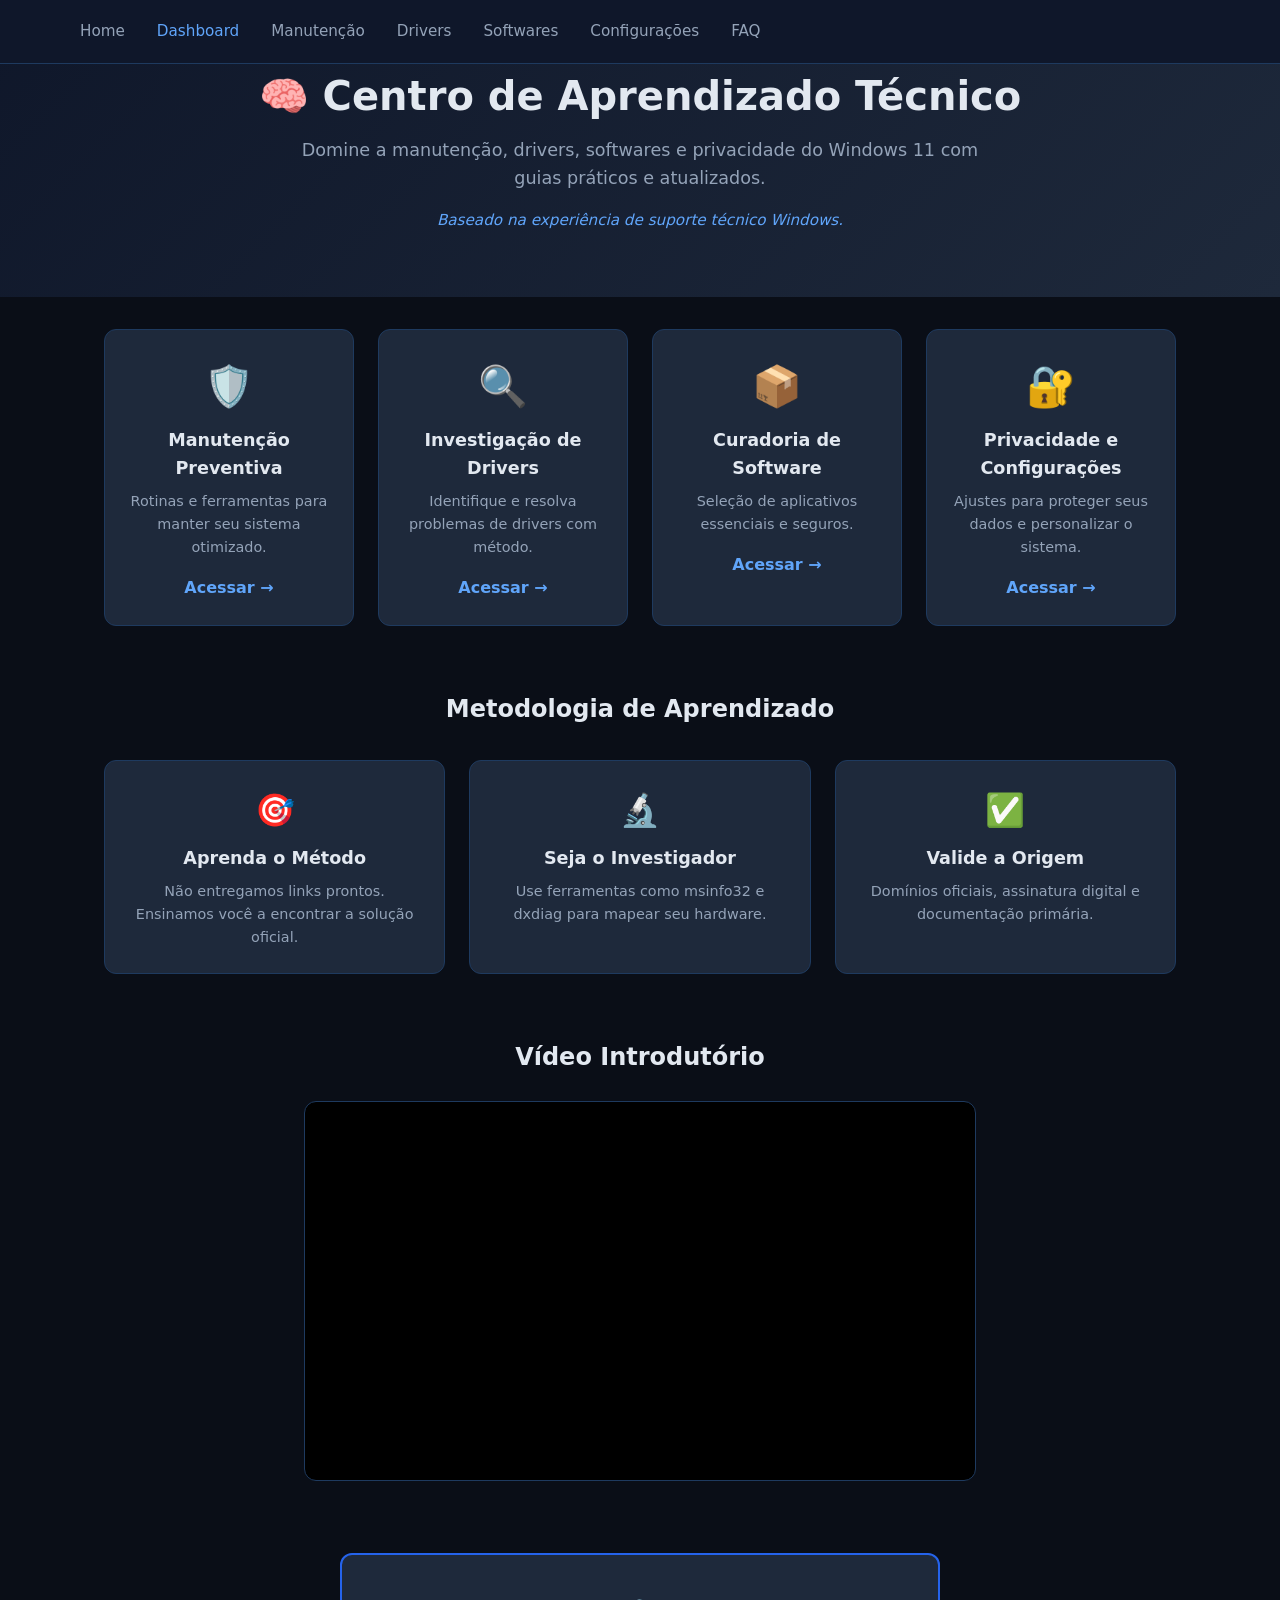
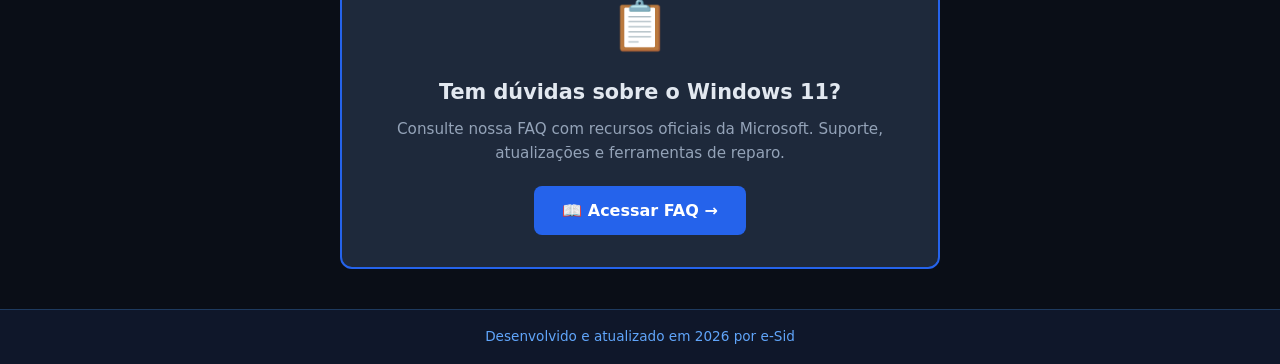
<file: index.html>
<!DOCTYPE html>
<html lang="pt-BR">
<head>
  <meta charset="UTF-8">
  <meta name="viewport" content="width=device-width, initial-scale=1.0">
  <title>Windows 11 Maintenance Hub — Manutenção, Drivers, Softwares, Privacidade e FAQ</title>
  <meta name="description" content="Centro de aprendizado técnico para manutenção preventiva do Windows 11. Guias completos de CHKDSK, SFC, DISM, drivers, software seguro e privacidade.">
  <meta name="keywords" content="Windows 11, manutenção Windows 11, limpeza Windows 11, drivers Windows 11, CHKDSK, SFC, DISM, privacidade Windows, otimizar Windows 11, formatar Windows 11, tutorial Windows 11">
  <meta name="author" content="Eduardo Sidegum">
  <meta name="robots" content="index, follow, max-snippet:-1, max-image-preview:large, max-video-preview:-1">
  <meta name="googlebot" content="index, follow, max-snippet:-1, max-image-preview:large, max-video-preview:-1">
  <meta name="bingbot" content="index, follow, max-snippet:-1, max-image-preview:large">
  <link rel="canonical" href="https://edusidegum.github.io/windows11/index.html">
  <link rel="alternate" hreflang="pt-BR" href="https://edusidegum.github.io/windows11/index.html">
  <link rel="alternate" hreflang="x-default" href="https://edusidegum.github.io/windows11/index.html">
  <meta name="theme-color" content="#2563eb">
  <meta http-equiv="refresh" content="0;url=dashboard.html">

  <!-- Open Graph -->
  <meta property="og:type" content="website">
  <meta property="og:title" content="Windows 11 Maintenance Hub — Centro de Aprendizado Técnico">
  <meta property="og:description" content="Centro de aprendizado técnico para manutenção preventiva do Windows 11. Guias completos de CHKDSK, SFC, DISM, drivers, software seguro e privacidade.">
  <meta property="og:url" content="https://edusidegum.github.io/windows11/index.html">
  <meta property="og:image" content="https://edusidegum.github.io/windows11/assets/img/og-default.webp">
  <meta property="og:image:width" content="1200">
  <meta property="og:image:height" content="630">
  <meta property="og:locale" content="pt_BR">

  <!-- Twitter Card -->
  <meta name="twitter:card" content="summary_large_image">
  <meta name="twitter:title" content="Windows 11 Maintenance Hub — Centro de Aprendizado Técnico">
  <meta name="twitter:description" content="Centro de aprendizado técnico para manutenção preventiva do Windows 11.">
  <meta name="twitter:image" content="https://edusidegum.github.io/windows11/assets/img/og-default.webp">

  <!-- Schema.org JSON-LD -->
  <script type="application/ld+json">
  {
    "@context": "https://schema.org",
    "@graph": [
      {
        "@type": "Person",
        "@id": "https://edusidegum.github.io/edusidegum/#person",
        "name": "Eduardo Sidegum",
        "jobTitle": "Analista de Sistemas",
        "url": "https://edusidegum.github.io/edusidegum/"
      },
      {
        "@type": "WebSite",
        "@id": "https://edusidegum.github.io/windows11/#website",
        "url": "https://edusidegum.github.io/windows11/",
        "name": "Windows 11 Maintenance Hub",
        "description": "Centro de aprendizado técnico para manutenção preventiva do Windows 11",
        "publisher": { "@id": "https://edusidegum.github.io/edusidegum/#person" }
      },
      {
        "@type": "WebPage",
        "@id": "https://edusidegum.github.io/windows11/index.html",
        "url": "https://edusidegum.github.io/windows11/index.html",
        "name": "Windows 11 Maintenance Hub — Centro de Aprendizado Técnico",
        "isPartOf": { "@id": "https://edusidegum.github.io/windows11/#website" }
      },
      {
        "@type": "BreadcrumbList",
        "itemListElement": [
          {
            "@type": "ListItem",
            "position": 1,
            "name": "Home",
            "item": "https://edusidegum.github.io/windows11/"
          },
          {
            "@type": "ListItem",
            "position": 2,
            "name": "Windows 11 Maintenance Hub",
            "item": "https://edusidegum.github.io/windows11/index.html"
          }
        ]
      }
    ]
  }
  </script>

  <!-- Scripts core (defer) -->
  <script src="https://edusidegum.github.io/menu/scripts/bloco-incluir.js" defer></script>
  <script src="https://edusidegum.github.io/menu/scripts/bloco-protecao.js" defer></script>

  <!-- CSS (if any) -->
  <link rel="stylesheet" href="assets/css/style.css">
</head>
<body>
  <!-- Containers for injected components -->
  <div id="footer"></div>
  <div id="cookies"></div>
  <div id="ga4-gtm"></div>

  <noscript>
    <meta http-equiv="refresh" content="0;url=dashboard.html">
    <p>Seu navegador não suporta JavaScript ou está com JavaScript desabilitado. <a href="dashboard.html">Clique aqui</a> para acessar o Dashboard.</p>
  </noscript>
</body>
</html>
</file>
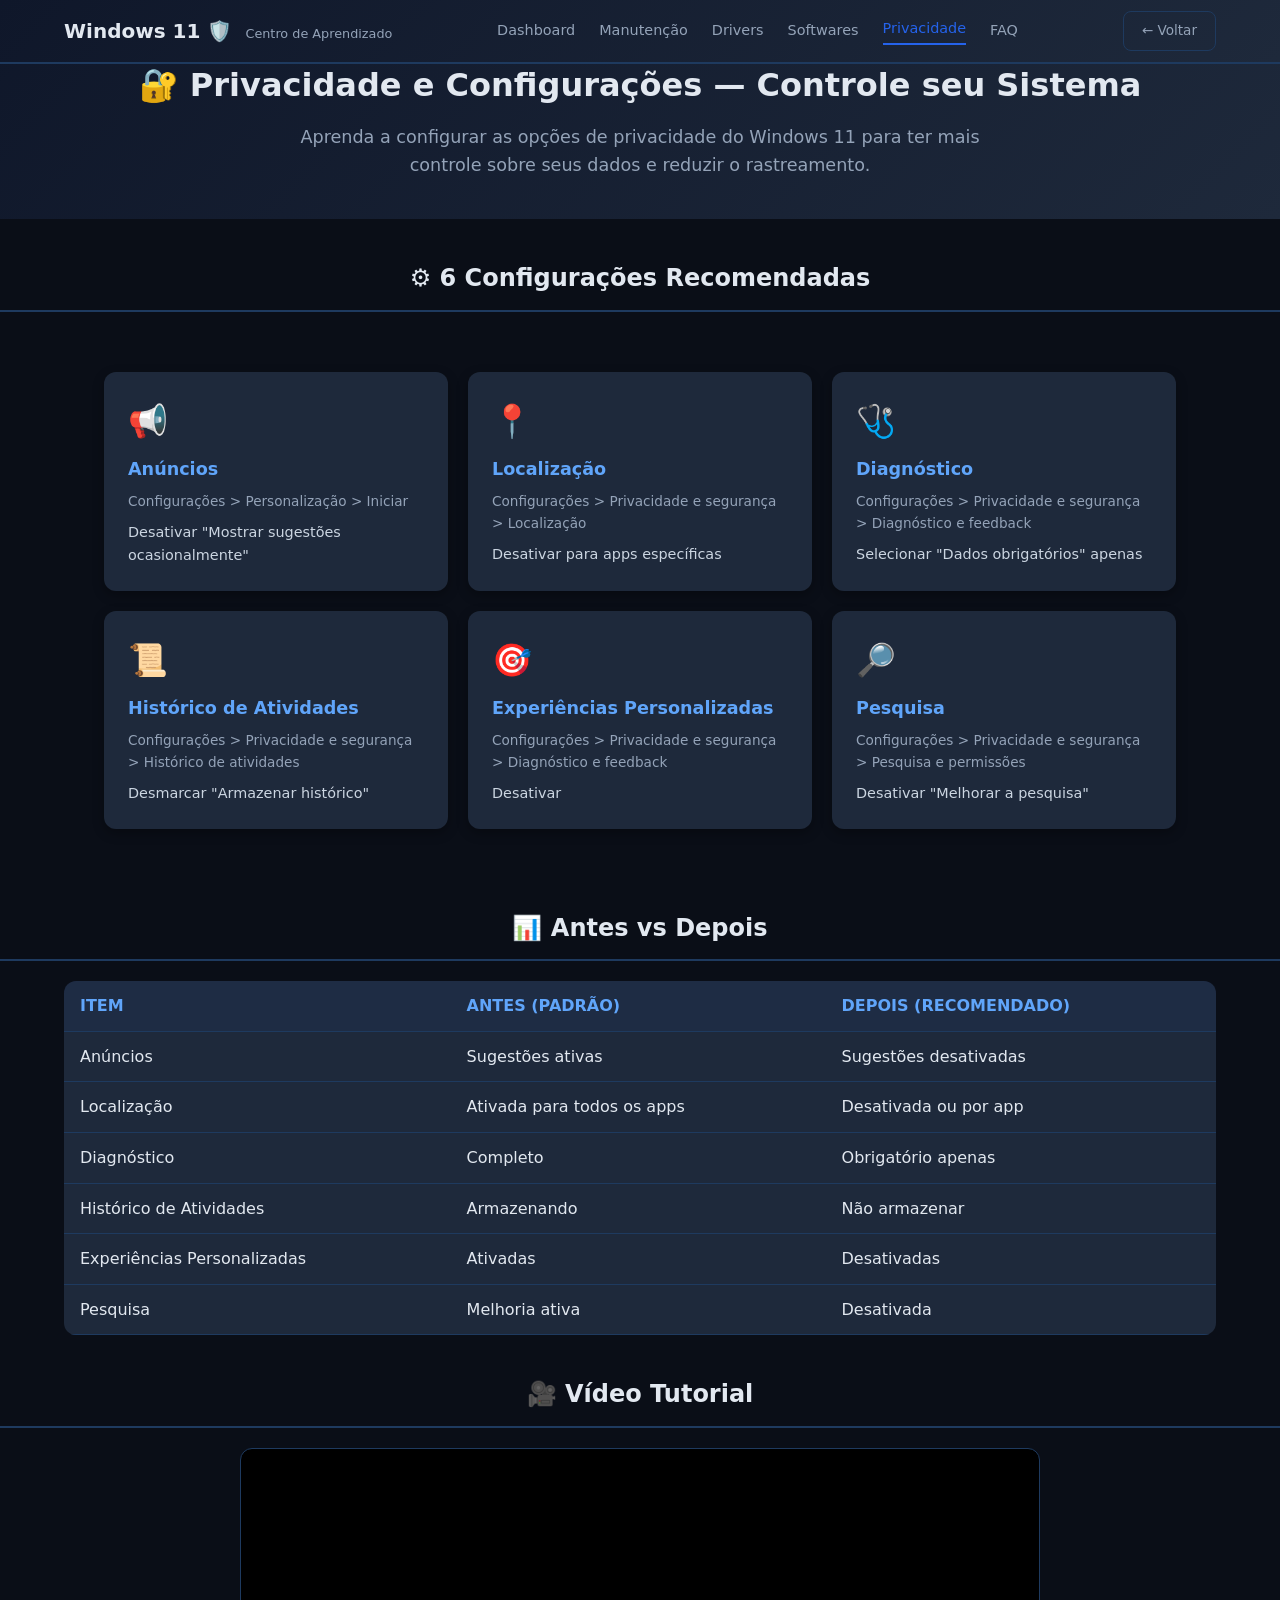
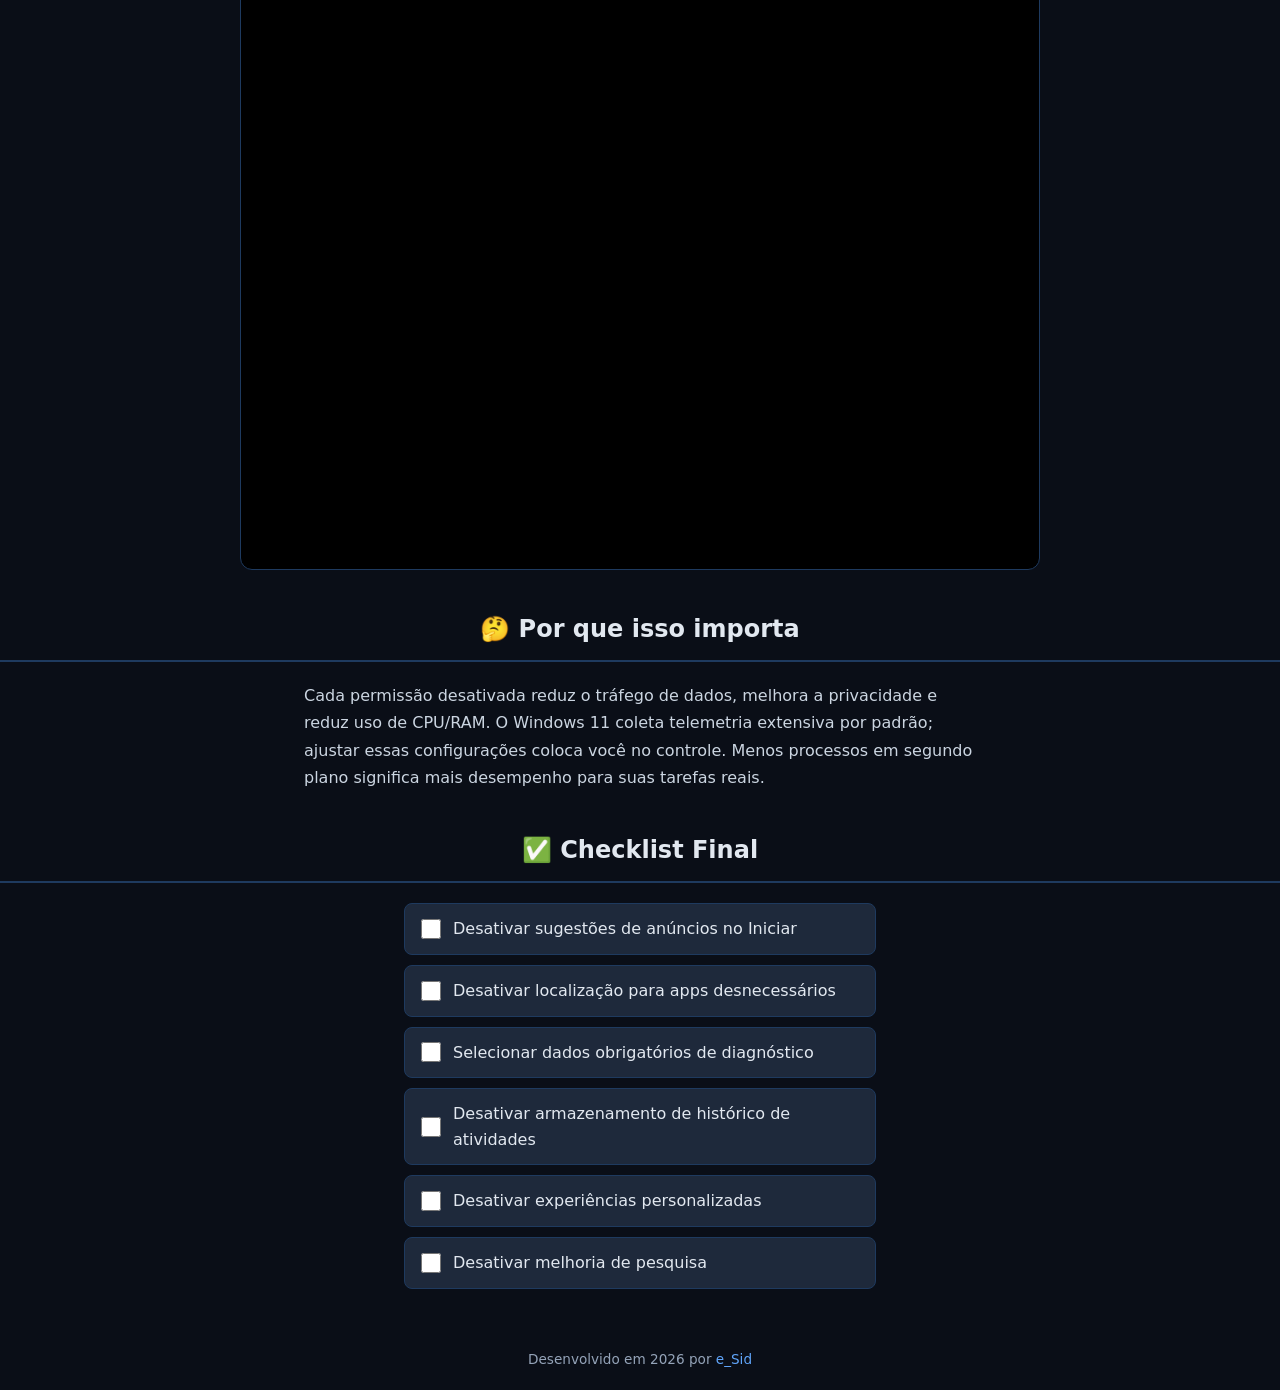
<file: configuracoes.html>
<!DOCTYPE html>
<html lang="pt-BR">
<head>
  <meta charset="UTF-8">
  <meta name="viewport" content="width=device-width, initial-scale=1.0">

  <!-- Scripts Core (defer) -->
  <script src="https://raw.githubusercontent.com/edusidegum/menu/main/scripts/bloco-incluir.js" defer></script>
  <script src="https://raw.githubusercontent.com/edusidegum/menu/main/scripts/bloco-protecao.js" defer></script>

  <title>Privacidade e Configurações — Windows 11</title>
  <meta name="description" content="Aprenda a configurar privacidade no Windows 11: anúncios, localização, diagnóstico, histórico de atividades e mais.">
  <meta name="author" content="Eduardo Sidegum">
  <meta name="robots" content="index, follow, max-snippet:-1, max-image-preview:large">
  <meta name="googlebot" content="index, follow, max-snippet:-1, max-image-preview:large">
  <meta name="bingbot" content="index, follow, max-snippet:-1, max-image-preview:large">

  <link rel="canonical" href="https://edusidegum.github.io/windows11/configuracoes.html">

  <!-- Open Graph -->
  <meta property="og:type" content="website">
  <meta property="og:title" content="Privacidade e Configurações — Windows 11">
  <meta property="og:description" content="Aprenda a configurar privacidade no Windows 11: anúncios, localização, diagnóstico, histórico de atividades e mais.">
  <meta property="og:url" content="https://edusidegum.github.io/windows11/configuracoes.html">
  <meta property="og:image" content="https://edusidegum.github.io/windows11/assets/img/og-configuracoes.webp">
  <meta property="og:locale" content="pt_BR">
  <meta name="twitter:card" content="summary_large_image">
  <meta name="twitter:title" content="Privacidade e Configurações — Windows 11">
  <meta name="twitter:description" content="Aprenda a configurar privacidade no Windows 11: anúncios, localização, diagnóstico, histórico de atividades e mais.">
  <meta name="twitter:image" content="https://edusidegum.github.io/windows11/assets/img/og-configuracoes.webp">

  <!-- CSS -->
  <link rel="stylesheet" href="assets/css/style.css">

  <!-- JSON-LD -->
  <script type="application/ld+json">
  {
    "@context": "https://schema.org",
    "@graph": [
      {
        "@type": "Person",
        "@id": "https://edusidegum.github.io/windows11/#person",
        "name": "Eduardo Sidegum",
        "jobTitle": "Especialista em Windows 11"
      },
      {
        "@type": "WebSite",
        "@id": "https://edusidegum.github.io/windows11/#website",
        "url": "https://edusidegum.github.io/windows11/",
        "publisher": { "@id": "https://edusidegum.github.io/windows11/#person" }
      },
      {
        "@type": "BreadcrumbList",
        "itemListElement": [
          { "@type": "ListItem", "position": 1, "name": "Dashboard", "item": "https://edusidegum.github.io/windows11/dashboard.html" },
          { "@type": "ListItem", "position": 2, "name": "Privacidade e Configurações", "item": "https://edusidegum.github.io/windows11/configuracoes.html" }
        ]
      }
    ]
  }
  </script>

  <style>
    /* Classes exclusivas para esta página */
    .config-hero {
      text-align: center;
      padding: 60px 5% 40px;
      background: linear-gradient(135deg, #0f172a 0%, #1e293b 100%);
      color: #e2e8f0;
    }
    .config-hero h1 {
      font-size: 2rem;
      margin-bottom: 12px;
    }
    .config-hero p {
      font-size: 1.1rem;
      color: #94a3b8;
      max-width: 700px;
      margin: 0 auto;
    }
    .config-grid {
      display: grid;
      grid-template-columns: repeat(auto-fit, minmax(280px, 1fr));
      gap: 20px;
      padding: 40px 5%;
      max-width: 1200px;
      margin: 0 auto;
    }
    .config-card {
      background: #1e293b;
      border-radius: 12px;
      padding: 24px;
      color: #e2e8f0;
      box-shadow: 0 4px 12px rgba(0,0,0,0.3);
      transition: transform 0.2s;
    }
    .config-card:hover {
      transform: translateY(-4px);
    }
    .config-card .icon {
      font-size: 2rem;
      margin-bottom: 8px;
    }
    .config-card h3 {
      font-size: 1.1rem;
      margin-bottom: 8px;
      color: #60a5fa;
    }
    .config-card .path {
      font-size: 0.85rem;
      color: #94a3b8;
      margin-bottom: 8px;
    }
    .config-card .action {
      font-size: 0.9rem;
      color: #cbd5e1;
    }
    .section-title {
      text-align: center;
      font-size: 1.5rem;
      margin: 40px 0 20px;
      color: #e2e8f0;
    }
    .table-responsive {
      overflow-x: auto;
      margin: 0 5% 40px;
    }
    table {
      width: 100%;
      border-collapse: collapse;
      background: #1e293b;
      color: #e2e8f0;
      border-radius: 12px;
      overflow: hidden;
    }
    th, td {
      padding: 12px 16px;
      text-align: left;
      border-bottom: 1px solid #334155;
    }
    th {
      background: #0f172a;
      color: #60a5fa;
      font-weight: 600;
    }
    .video-wrapper {
      position: relative;
      padding-bottom: 56.25%;
      height: 0;
      overflow: hidden;
      max-width: 800px;
      margin: 0 auto 40px;
      border-radius: 12px;
    }
    .video-wrapper iframe {
      position: absolute;
      top: 0;
      left: 0;
      width: 100%;
      height: 100%;
      border: 0;
    }
    .why-section {
      max-width: 800px;
      margin: 0 auto 40px;
      padding: 0 5%;
      color: #cbd5e1;
      font-size: 1rem;
      line-height: 1.7;
    }
    .checklist {
      max-width: 600px;
      margin: 0 auto 40px;
      padding: 0 5%;
    }
    .checklist-item {
      display: flex;
      align-items: center;
      gap: 12px;
      padding: 12px 16px;
      background: #1e293b;
      border-radius: 8px;
      margin-bottom: 10px;
      color: #e2e8f0;
      cursor: pointer;
      transition: background 0.2s;
    }
    .checklist-item.checked {
      background: #0f172a;
      text-decoration: line-through;
      opacity: 0.7;
    }
    .checklist-item input[type="checkbox"] {
      width: 20px;
      height: 20px;
      accent-color: #2563eb;
      cursor: pointer;
    }
    .authority-link {
      text-align: center;
      padding: 20px 5%;
      color: #94a3b8;
      font-size: 0.85rem;
    }
    .authority-link a {
      color: #60a5fa;
      text-decoration: none;
    }
    .authority-link a:hover {
      text-decoration: underline;
    }
    @media (max-width: 700px) {
      .config-hero h1 { font-size: 1.5rem; }
      .config-grid { grid-template-columns: 1fr; padding: 20px 3%; }
    }
  </style>
</head>
<body>

  <!-- Header Local (idêntico às demais páginas) -->
  <div class="top-header" style="padding: 0 5%; height: 64px; display: flex; align-items: center; justify-content: space-between; background: linear-gradient(135deg, #0f172a 0%, #1e293b 100%); border-bottom: 2px solid #1e3a5f;">
    <div>
      <span style="font-size: 1.25rem; font-weight: 700; color: #e2e8f0;">Windows 11 🛡️</span>
      <span style="font-size: 0.8rem; color: #94a3b8; margin-left: 8px;">Centro de Aprendizado</span>
    </div>
    <nav style="display: flex; gap: 24px; align-items: center;">
      <a href="dashboard.html" style="color: #94a3b8; font-size: 0.9rem; text-decoration: none;">Dashboard</a>
      <a href="manutencao.html" style="color: #94a3b8; font-size: 0.9rem; text-decoration: none;">Manutenção</a>
      <a href="drivers.html" style="color: #94a3b8; font-size: 0.9rem; text-decoration: none;">Drivers</a>
      <a href="softwares.html" style="color: #94a3b8; font-size: 0.9rem; text-decoration: none;">Softwares</a>
      <a href="configuracoes.html" style="color: #2563eb; font-size: 0.9rem; text-decoration: none; border-bottom: 2px solid #2563eb; padding-bottom: 2px;">Privacidade</a>
      <a href="FAQ_Microsoft.html" style="color: #94a3b8; font-size: 0.9rem; text-decoration: none;">FAQ</a>
    </nav>
    <a href="dashboard.html" style="display: inline-flex; align-items: center; gap: 4px; padding: 8px 18px; border: 1px solid #1e3a5f; border-radius: 8px; color: #94a3b8; font-size: 0.85rem; text-decoration: none; transition: all 0.2s;">← Voltar</a>
  </div>

  <!-- Hero Section -->
  <section class="config-hero">
    <h1>🔐 Privacidade e Configurações — Controle seu Sistema</h1>
    <p>Aprenda a configurar as opções de privacidade do Windows 11 para ter mais controle sobre seus dados e reduzir o rastreamento.</p>
  </section>

  <!-- Seção 1: 6 Configurações Recomendadas -->
  <h2 class="section-title">⚙️ 6 Configurações Recomendadas</h2>
  <div class="config-grid">
    <div class="config-card">
      <div class="icon">📢</div>
      <h3>Anúncios</h3>
      <div class="path">Configurações &gt; Personalização &gt; Iniciar</div>
      <div class="action">Desativar "Mostrar sugestões ocasionalmente"</div>
    </div>
    <div class="config-card">
      <div class="icon">📍</div>
      <h3>Localização</h3>
      <div class="path">Configurações &gt; Privacidade e segurança &gt; Localização</div>
      <div class="action">Desativar para apps específicas</div>
    </div>
    <div class="config-card">
      <div class="icon">🩺</div>
      <h3>Diagnóstico</h3>
      <div class="path">Configurações &gt; Privacidade e segurança &gt; Diagnóstico e feedback</div>
      <div class="action">Selecionar "Dados obrigatórios" apenas</div>
    </div>
    <div class="config-card">
      <div class="icon">📜</div>
      <h3>Histórico de Atividades</h3>
      <div class="path">Configurações &gt; Privacidade e segurança &gt; Histórico de atividades</div>
      <div class="action">Desmarcar "Armazenar histórico"</div>
    </div>
    <div class="config-card">
      <div class="icon">🎯</div>
      <h3>Experiências Personalizadas</h3>
      <div class="path">Configurações &gt; Privacidade e segurança &gt; Diagnóstico e feedback</div>
      <div class="action">Desativar</div>
    </div>
    <div class="config-card">
      <div class="icon">🔎</div>
      <h3>Pesquisa</h3>
      <div class="path">Configurações &gt; Privacidade e segurança &gt; Pesquisa e permissões</div>
      <div class="action">Desativar "Melhorar a pesquisa"</div>
    </div>
  </div>

  <!-- Seção 2: Tabela Antes vs Depois -->
  <h2 class="section-title">📊 Antes vs Depois</h2>
  <div class="table-responsive">
    <table>
      <thead>
        <tr>
          <th>Item</th>
          <th>Antes (Padrão)</th>
          <th>Depois (Recomendado)</th>
        </tr>
      </thead>
      <tbody>
        <tr><td>Anúncios</td><td>Sugestões ativas</td><td>Sugestões desativadas</td></tr>
        <tr><td>Localização</td><td>Ativada para todos os apps</td><td>Desativada ou por app</td></tr>
        <tr><td>Diagnóstico</td><td>Completo</td><td>Obrigatório apenas</td></tr>
        <tr><td>Histórico de Atividades</td><td>Armazenando</td><td>Não armazenar</td></tr>
        <tr><td>Experiências Personalizadas</td><td>Ativadas</td><td>Desativadas</td></tr>
        <tr><td>Pesquisa</td><td>Melhoria ativa</td><td>Desativada</td></tr>
      </tbody>
    </table>
  </div>

  <!-- Seção 3: Vídeo Tutorial -->
  <h2 class="section-title">🎥 Vídeo Tutorial</h2>
  <div class="video-wrapper">
    <iframe src="https://www.youtube.com/embed/_34GTJKnWNo" title="Tutorial de Privacidade no Windows 11" allowfullscreen loading="lazy"></iframe>
  </div>

  <!-- Seção 4: Por que isso importa -->
  <h2 class="section-title">🤔 Por que isso importa</h2>
  <div class="why-section">
    <p>Cada permissão desativada reduz o tráfego de dados, melhora a privacidade e reduz uso de CPU/RAM. O Windows 11 coleta telemetria extensiva por padrão; ajustar essas configurações coloca você no controle. Menos processos em segundo plano significa mais desempenho para suas tarefas reais.</p>
  </div>

  <!-- Seção 5: Checklist Final -->
  <h2 class="section-title">✅ Checklist Final</h2>
  <div class="checklist" id="checklist">
    <label class="checklist-item" data-key="anuncios">
      <input type="checkbox"> Desativar sugestões de anúncios no Iniciar
    </label>
    <label class="checklist-item" data-key="localizacao">
      <input type="checkbox"> Desativar localização para apps desnecessários
    </label>
    <label class="checklist-item" data-key="diagnostico">
      <input type="checkbox"> Selecionar dados obrigatórios de diagnóstico
    </label>
    <label class="checklist-item" data-key="historico">
      <input type="checkbox"> Desativar armazenamento de histórico de atividades
    </label>
    <label class="checklist-item" data-key="experiencias">
      <input type="checkbox"> Desativar experiências personalizadas
    </label>
    <label class="checklist-item" data-key="pesquisa">
      <input type="checkbox"> Desativar melhoria de pesquisa
    </label>
  </div>

  <!-- Autoridade -->
  <div class="authority-link">
    Desenvolvido em 2026 por <a href="https://edusidegum.github.io/edusidegum/sobre.html" target="_blank" rel="noopener">e_Sid</a>
  </div>

  <!-- Footer via Include -->
  <div id="footer"></div>

  <!-- Tracking -->
  <div id="cookies"></div>
  <div id="ga4-gtm"></div>

  <script>
    // Persistência do checklist via localStorage
    document.addEventListener('DOMContentLoaded', function() {
      const items = document.querySelectorAll('.checklist-item');
      items.forEach(function(item) {
        const key = item.getAttribute('data-key');
        const checkbox = item.querySelector('input[type="checkbox"]');
        // Carregar estado salvo
        const saved = localStorage.getItem('config_checklist_' + key);
        if (saved === 'true') {
          checkbox.checked = true;
          item.classList.add('checked');
        }
        // Salvar ao clicar
        checkbox.addEventListener('change', function() {
          if (checkbox.checked) {
            localStorage.setItem('config_checklist_' + key, 'true');
            item.classList.add('checked');
          } else {
            localStorage.removeItem('config_checklist_' + key);
            item.classList.remove('checked');
          }
        });
      });
    });
  </script>
   <script src="https://edusidegum.github.io/menu/scripts/bloco-incluir.js"></script>
   <script src="https://edusidegum.github.io/menu/scripts/bloco-protecao.js"></script>
</body>
</html>
</file>
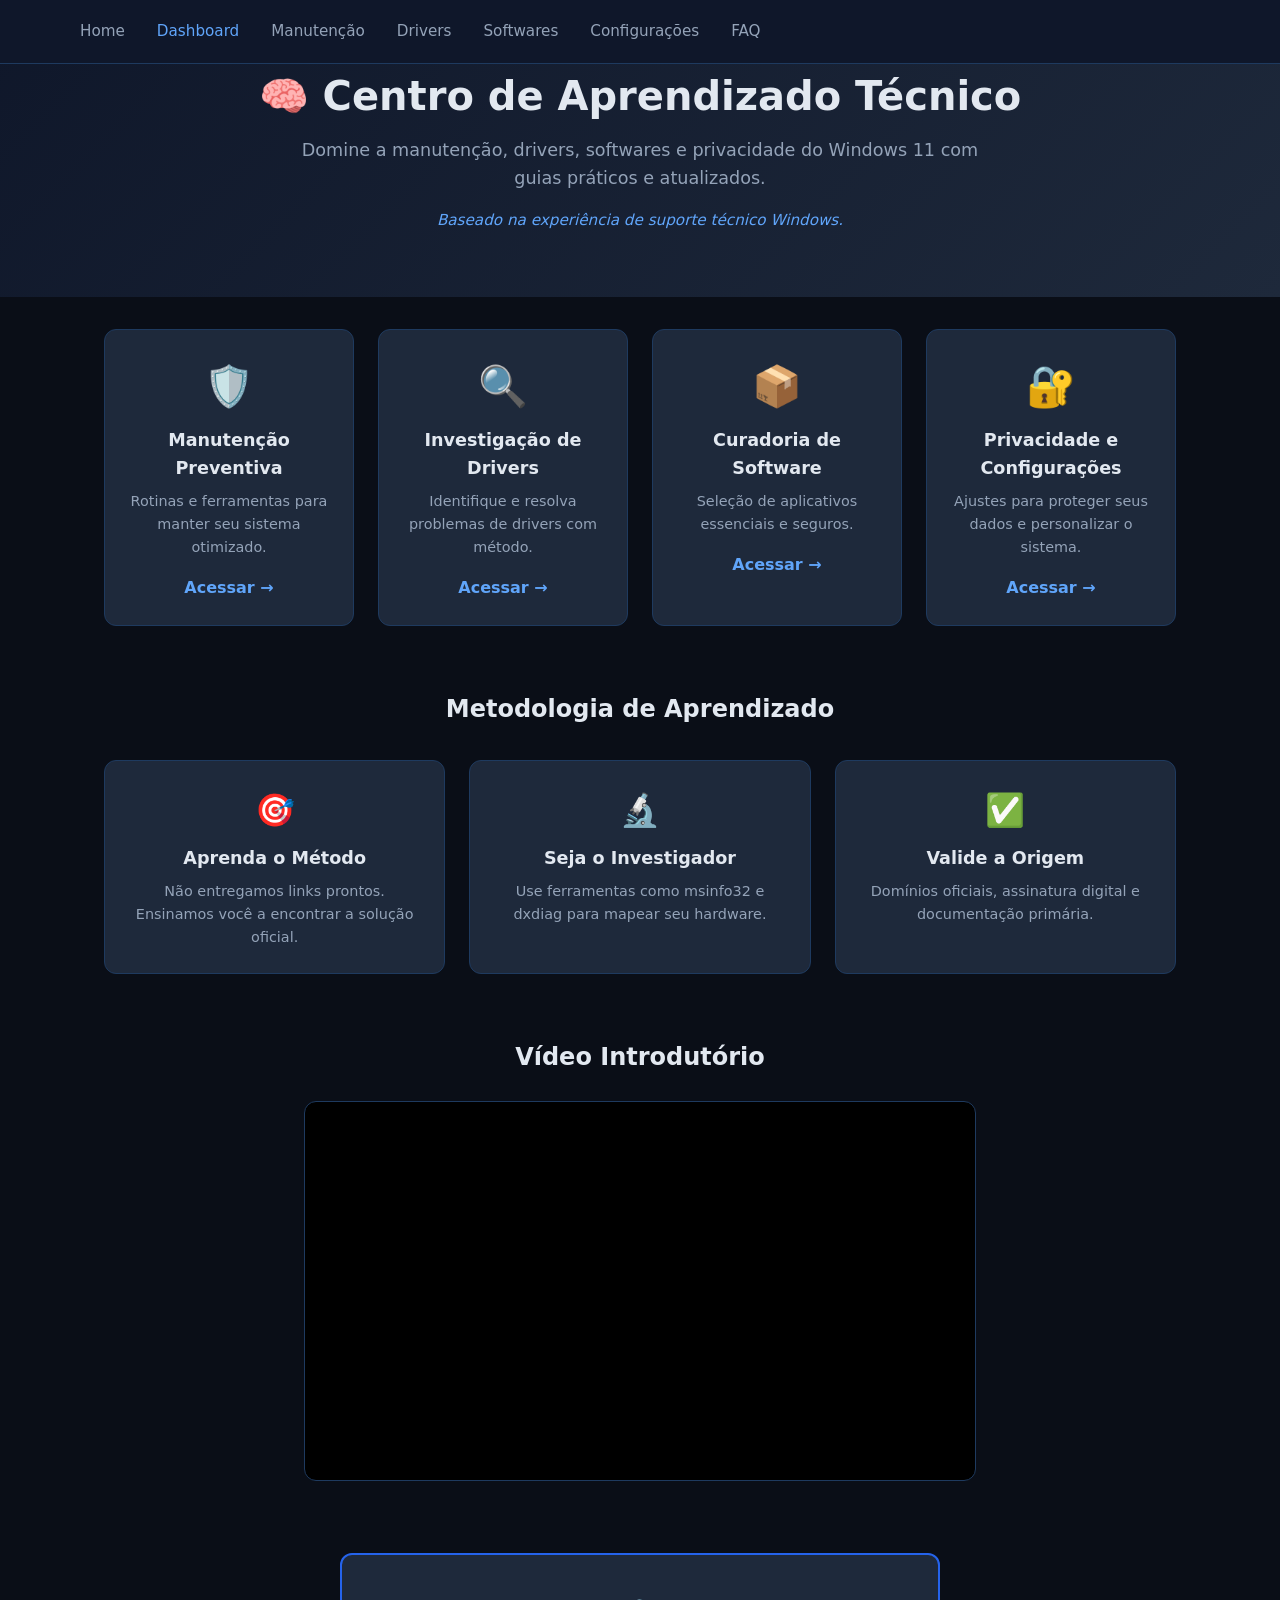
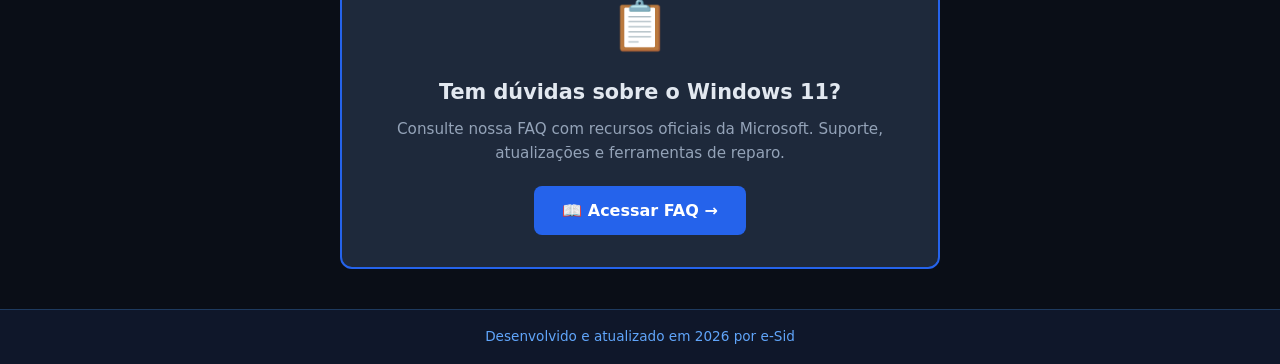
<file: dashboard.html>
<!DOCTYPE html>
<html lang="pt-BR">
<head>
  <meta charset="UTF-8">
  <meta name="viewport" content="width=device-width, initial-scale=1.0">
  <title>Dashboard — Windows 11 Maintenance Hub</title>
  <meta name="description" content="Centro de aprendizado técnico para manutenção preventiva do Windows 11. Acesse módulos de manutenção, drivers, softwares, privacidade e FAQ.">
  <meta name="author" content="Eduardo Sidegum">
  <meta name="robots" content="index, follow, max-snippet:-1, max-image-preview:large">
  <meta name="googlebot" content="index, follow">
  <meta name="bingbot" content="index, follow">
  <link rel="canonical" href="https://edusidegum.github.io/windows11/dashboard.html">
  <meta property="og:type" content="website">
  <meta property="og:title" content="Dashboard — Windows 11 Maintenance Hub">
  <meta property="og:description" content="Centro de aprendizado técnico para manutenção preventiva do Windows 11. Acesse módulos de manutenção, drivers, softwares, privacidade e FAQ.">
  <meta property="og:url" content="https://edusidegum.github.io/windows11/dashboard.html">
  <meta property="og:image" content="https://edusidegum.github.io/windows11/assets/img/og-default.webp">
  <meta property="og:locale" content="pt_BR">
  <meta name="twitter:card" content="summary_large_image">
  <meta name="theme-color" content="#2563eb">
  <script type="application/ld+json">
  {
    "@context": "https://schema.org",
    "@graph": [
      {
        "@type": "Person",
        "@id": "https://edusidegum.github.io/windows11/#person",
        "name": "Eduardo Sidegum",
        "jobTitle": "Analista de Suporte Técnico"
      },
      {
        "@type": "WebSite",
        "@id": "https://edusidegum.github.io/windows11/#website",
        "url": "https://edusidegum.github.io/windows11/",
        "publisher": { "@id": "https://edusidegum.github.io/windows11/#person" }
      },
      {
        "@type": "WebPage",
        "@id": "https://edusidegum.github.io/windows11/dashboard.html",
        "url": "https://edusidegum.github.io/windows11/dashboard.html",
        "inLanguage": "pt-BR",
        "isPartOf": { "@id": "https://edusidegum.github.io/windows11/#website" }
      },
      {
        "@type": "BreadcrumbList",
        "itemListElement": [
          {
            "@type": "ListItem",
            "position": 1,
            "name": "Home",
            "item": "https://edusidegum.github.io/windows11/"
          },
          {
            "@type": "ListItem",
            "position": 2,
            "name": "Dashboard",
            "item": "https://edusidegum.github.io/windows11/dashboard.html"
          }
        ]
      }
    ]
  }
  </script>
  <script src="https://edusidegum.github.io/menu/scripts/bloco-incluir.js" defer></script>
  <script src="https://edusidegum.github.io/menu/scripts/bloco-protecao.js" defer></script>
  <link rel="stylesheet" href="assets/css/style.css">
  <style>
    .top-header { background: #0f172a; border-bottom: 1px solid #1e3a5f; }
    .top-header nav { display: flex; justify-content: center; gap: 2rem; padding: 1rem; }
    .top-header nav a { color: #94a3b8; text-decoration: none; font-size: 0.95rem; transition: color 0.2s; }
    .top-header nav a:hover, .top-header nav a.active { color: #60a5fa; }
    .hero { background: linear-gradient(135deg, #0f172a, #1e293b); text-align: center; padding: 4rem 1rem; color: #e2e8f0; }
    .hero h1 { font-size: 2.5rem; margin-bottom: 0.5rem; }
    .hero p { font-size: 1.1rem; max-width: 700px; margin: 0 auto 1rem; color: #94a3b8; }
    .hero-tagline { font-size: 0.95rem; color: #60a5fa; font-style: italic; }
    .modules-grid { display: grid; grid-template-columns: repeat(auto-fit, minmax(220px, 1fr)); gap: 1.5rem; padding: 2rem 5%; max-width: 1200px; margin: 0 auto; }
    .module-card { background: #1e293b; border: 1px solid #1e3a5f; border-radius: 12px; padding: 1.5rem; text-align: center; transition: transform 0.2s, box-shadow 0.2s; }
    .module-card:hover { transform: translateY(-4px); box-shadow: 0 8px 24px rgba(37,99,235,0.15); }
    .module-card .icon { font-size: 2.5rem; margin-bottom: 0.5rem; }
    .module-card h3 { color: #e2e8f0; font-size: 1.1rem; margin-bottom: 0.5rem; }
    .module-card p { color: #94a3b8; font-size: 0.9rem; margin-bottom: 1rem; }
    .module-card a { color: #60a5fa; text-decoration: none; font-weight: 600; }
    .module-card a:hover { text-decoration: underline; }
    .methodology { padding: 2rem 5%; max-width: 1200px; margin: 0 auto; }
    .methodology h2 { text-align: center; color: #e2e8f0; margin-bottom: 2rem; }
    .methodology-grid { display: grid; grid-template-columns: repeat(auto-fit, minmax(250px, 1fr)); gap: 1.5rem; }
    .methodology-card { background: #1e293b; border: 1px solid #1e3a5f; border-radius: 12px; padding: 1.5rem; text-align: center; }
    .methodology-card .icon { font-size: 2rem; margin-bottom: 0.5rem; }
    .methodology-card h3 { color: #e2e8f0; font-size: 1.1rem; margin-bottom: 0.5rem; }
    .methodology-card p { color: #94a3b8; font-size: 0.9rem; }
    .video-section { padding: 2rem 5%; max-width: 800px; margin: 0 auto; }
    .video-wrapper { position: relative; padding-bottom: 56.25%; height: 0; overflow: hidden; border-radius: 12px; }
    .video-wrapper iframe { position: absolute; top: 0; left: 0; width: 100%; height: 100%; border: 0; }
    .faq-box { background: #1e293b; border: 2px solid #2563eb; border-radius: 12px; padding: 32px; margin: 40px auto; max-width: 600px; text-align: center; }
    .faq-box h3 { color: #e2e8f0; font-size: 1.3rem; margin: 0 0 8px; }
    .faq-box p { color: #94a3b8; font-size: 0.95rem; margin: 0 0 20px; }
    .faq-box a { display: inline-block; background: #2563eb; color: #fff; padding: 12px 28px; border-radius: 8px; text-decoration: none; font-weight: 600; transition: background 0.2s; }
    .faq-box a:hover { background: #1d4ed8; }
    .authority { text-align: center; padding: 16px; background: #0f172a; border-top: 1px solid #1e3a5f; color: #94a3b8; font-size: 0.85rem; }
    .authority a { color: #60a5fa; text-decoration: none; }
    .authority a:hover { text-decoration: underline; }
  </style>
</head>
<body>
  <header class="top-header">
    <nav>
      <a href="index.html">Home</a>
      <a href="dashboard.html" class="active">Dashboard</a>
      <a href="manutencao.html">Manutenção</a>
      <a href="drivers.html">Drivers</a>
      <a href="softwares.html">Softwares</a>
      <a href="configuracoes.html">Configurações</a>
      <a href="FAQ_Microsoft.html">FAQ</a>
    </nav>
  </header>

  <section class="hero">
    <h1>🧠 Centro de Aprendizado Técnico</h1>
    <p>Domine a manutenção, drivers, softwares e privacidade do Windows 11 com guias práticos e atualizados.</p>
    <div class="hero-tagline">Baseado na experiência de suporte técnico Windows.</div>
  </section>

  <section class="modules-grid">
    <div class="module-card">
      <div class="icon">🛡️</div>
      <h3>Manutenção Preventiva</h3>
      <p>Rotinas e ferramentas para manter seu sistema otimizado.</p>
      <a href="manutencao.html">Acessar →</a>
    </div>
    <div class="module-card">
      <div class="icon">🔍</div>
      <h3>Investigação de Drivers</h3>
      <p>Identifique e resolva problemas de drivers com método.</p>
      <a href="drivers.html">Acessar →</a>
    </div>
    <div class="module-card">
      <div class="icon">📦</div>
      <h3>Curadoria de Software</h3>
      <p>Seleção de aplicativos essenciais e seguros.</p>
      <a href="softwares.html">Acessar →</a>
    </div>
    <div class="module-card">
      <div class="icon">🔐</div>
      <h3>Privacidade e Configurações</h3>
      <p>Ajustes para proteger seus dados e personalizar o sistema.</p>
      <a href="configuracoes.html">Acessar →</a>
    </div>
  </section>

  <section class="methodology">
    <h2>Metodologia de Aprendizado</h2>
    <div class="methodology-grid">
      <div class="methodology-card">
        <div class="icon">🎯</div>
        <h3>Aprenda o Método</h3>
        <p>Não entregamos links prontos. Ensinamos você a encontrar a solução oficial.</p>
      </div>
      <div class="methodology-card">
        <div class="icon">🔬</div>
        <h3>Seja o Investigador</h3>
        <p>Use ferramentas como msinfo32 e dxdiag para mapear seu hardware.</p>
      </div>
      <div class="methodology-card">
        <div class="icon">✅</div>
        <h3>Valide a Origem</h3>
        <p>Domínios oficiais, assinatura digital e documentação primária.</p>
      </div>
    </div>
  </section>

  <section class="video-section">
    <h2 style="text-align:center;color:#e2e8f0;margin-bottom:1.5rem;">Vídeo Introdutório</h2>
    <div class="video-wrapper">
      <iframe src="https://www.youtube.com/embed/_34GTJKnWNo" title="Windows 11 Maintenance Hub - Introdução" allow="accelerometer; autoplay; clipboard-write; encrypted-media; gyroscope; picture-in-picture" allowfullscreen></iframe>
    </div>
  </section>

  <div class="faq-box">
    <div style="font-size: 3rem; margin-bottom: 12px;">📋</div>
    <h3>Tem dúvidas sobre o Windows 11?</h3>
    <p>Consulte nossa FAQ com recursos oficiais da Microsoft. Suporte, atualizações e ferramentas de reparo.</p>
    <a href="FAQ_Microsoft.html">📖 Acessar FAQ →</a>
  </div>

  <div id="footer"></div>

  <div class="authority">
    <a href="https://edusidegum.github.io/edusidegum/sobre.html">Desenvolvido e atualizado em 2026 por <e/> e-Sid</a>
  </div>

  <div id="cookies"></div>
  <div id="ga4-gtm"></div>
</body>
</html>
</file>
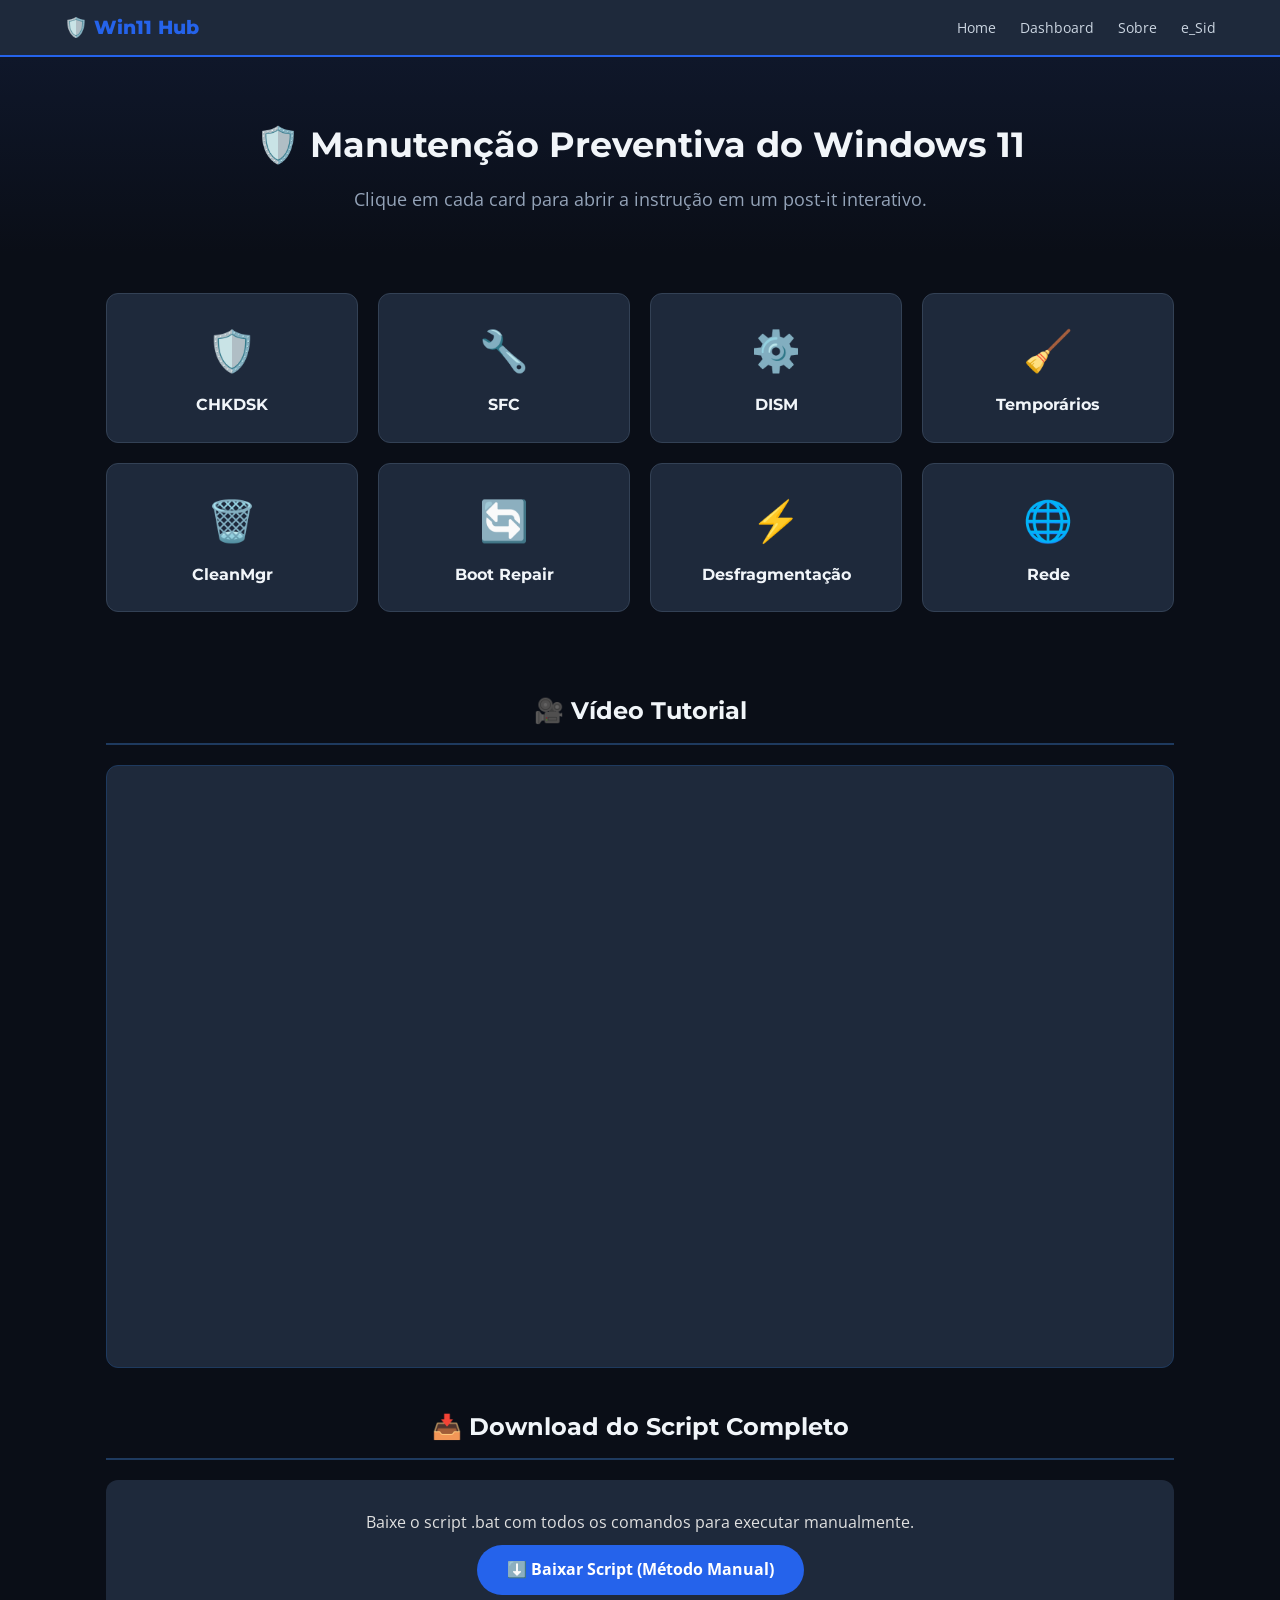
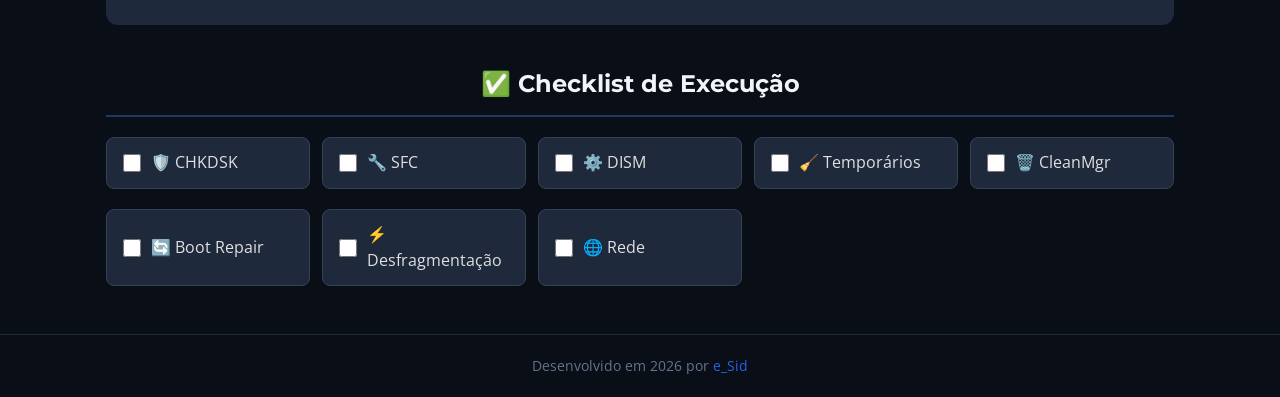
<file: dashboard2.html>
<!DOCTYPE html>
<html lang="pt-BR">
<head>
  <meta charset="UTF-8">
  <meta name="viewport" content="width=device-width, initial-scale=1.0">
  <title>🛡️ Manutenção Preventiva do Windows 11 | e_Sid</title>
  <meta name="description" content="Ferramenta interativa com 8 comandos essenciais para manutenção do Windows 11. Clique nos cards e veja instruções em post-its.">
  <meta name="author" content="Eduardo Sidegum (e_Sid)">
  <meta name="robots" content="index, follow">
  <link rel="canonical" href="https://edusidegum.github.io/dashboard2.html">

  <!-- Scripts core (defer) -->
  <script src="https://edusidegum.github.io/menu/scripts/bloco-incluir.js" defer></script>
  <script src="https://edusidegum.github.io/menu/scripts/bloco-protecao.js" defer></script>

  <!-- CSS compartilhado -->
  <link rel="stylesheet" href="assets/css/style.css">

  <!-- Google Fonts: Caveat (cursiva) + Montserrat/Open Sans -->
  <link rel="preconnect" href="https://fonts.googleapis.com">
  <link rel="preconnect" href="https://fonts.gstatic.com" crossorigin>
  <link href="https://fonts.googleapis.com/css2?family=Caveat:wght@400;600;700&family=Montserrat:wght@700;800&family=Open+Sans:wght@400;600&display=swap" rel="stylesheet">

  <style>
    /* Reset e base */
    *, *::before, *::after { box-sizing: border-box; margin: 0; padding: 0; }
    html { scroll-behavior: smooth; }
    body {
      font-family: 'Open Sans', Arial, Helvetica, sans-serif;
      background: #0a0e17;
      color: #e0e0e0;
      line-height: 1.6;
    }

    /* Cabeçalho local */
    .local-header {
      background: #1e293b;
      padding: 12px 5%;
      display: flex;
      align-items: center;
      justify-content: space-between;
      border-bottom: 2px solid #2563eb;
    }
    .local-header .logo {
      font-family: 'Montserrat', sans-serif;
      font-weight: 800;
      color: #2563eb;
      font-size: 1.2rem;
      text-decoration: none;
    }
    .local-header nav a {
      color: #cbd5e1;
      text-decoration: none;
      margin-left: 20px;
      font-size: 0.9rem;
      transition: color 0.2s;
    }
    .local-header nav a:hover { color: #2563eb; }

    /* Hero */
    .hero {
      text-align: center;
      padding: 60px 16px 40px;
      background: linear-gradient(180deg, #0f172a 0%, #0a0e17 100%);
    }
    .hero h1 {
      font-family: 'Montserrat', sans-serif;
      font-size: 2.2rem;
      color: #f1f5f9;
      margin-bottom: 12px;
    }
    .hero p {
      font-size: 1.1rem;
      color: #94a3b8;
      max-width: 640px;
      margin: 0 auto;
    }

    /* Container */
    .container { max-width: 1100px; margin: 0 auto; padding: 0 16px; }

    /* Grid de cards */
    .cards-grid {
      display: grid;
      grid-template-columns: repeat(auto-fit, minmax(240px, 1fr));
      gap: 20px;
      padding: 40px 0;
    }
    .card-item {
      background: #1e293b;
      border-radius: 12px;
      padding: 24px 16px;
      text-align: center;
      cursor: pointer;
      transition: transform 0.2s, box-shadow 0.2s, border-color 0.2s;
      border: 1px solid #334155;
    }
    .card-item:hover {
      transform: translateY(-4px);
      box-shadow: 0 8px 25px rgba(37, 99, 235, 0.3);
      border-color: #2563eb;
    }
    .card-item .icon {
      font-size: 2.5rem;
      margin-bottom: 10px;
    }
    .card-item h3 {
      font-family: 'Montserrat', sans-serif;
      font-size: 1rem;
      color: #f1f5f9;
    }

    /* Overlay e Post-it */
    .postit-overlay {
      position: fixed;
      top: 0; left: 0; width: 100%; height: 100%;
      background: rgba(0,0,0,0.7);
      display: flex;
      align-items: center;
      justify-content: center;
      z-index: 9999;
      opacity: 0;
      visibility: hidden;
      transition: opacity 0.3s ease, visibility 0.3s ease;
    }
    .postit-overlay.active {
      opacity: 1;
      visibility: visible;
    }
    .postit {
      background: #fef9c3;
      width: 340px;
      max-width: 90%;
      padding: 28px 24px;
      border-radius: 4px;
      box-shadow: 5px 5px 15px rgba(0,0,0,0.3);
      font-family: 'Caveat', 'Comic Sans MS', 'Patrick Hand', cursive;
      font-size: 1.3rem;
      color: #1e3a8a;
      line-height: 1.5;
      position: relative;
      transform: rotate(var(--rot, 0deg));
      transition: transform 0.2s;
    }
    .postit .close-btn {
      position: absolute;
      top: 8px;
      right: 12px;
      font-size: 1.5rem;
      color: #1e3a8a;
      cursor: pointer;
      background: none;
      border: none;
      font-family: inherit;
    }
    .postit .command {
      font-weight: 700;
      font-size: 1.4rem;
      margin-bottom: 8px;
      word-break: break-word;
    }
    .postit .description {
      font-size: 1.1rem;
      white-space: pre-line;
    }
    /* Efeito canto dobrado (opcional) */
    .postit::after {
      content: '';
      position: absolute;
      bottom: 0;
      right: 0;
      width: 30px;
      height: 30px;
      background: linear-gradient(135deg, transparent 50%, #e5d9a0 50%);
      border-bottom-right-radius: 4px;
    }

    /* Seções */
    .section-title {
      font-family: 'Montserrat', sans-serif;
      font-size: 1.5rem;
      color: #f1f5f9;
      margin: 40px 0 20px;
      text-align: center;
    }
    .video-wrapper {
      position: relative;
      padding-bottom: 56.25%;
      height: 0;
      overflow: hidden;
      max-width: 100%;
      background: #1e293b;
      border-radius: 12px;
      margin: 20px 0;
    }
    .video-wrapper iframe {
      position: absolute;
      top: 0; left: 0;
      width: 100%;
      height: 100%;
      border: 0;
    }
    .download-section {
      background: #1e293b;
      padding: 30px;
      border-radius: 12px;
      margin: 20px 0;
      text-align: center;
    }
    .download-section a {
      display: inline-block;
      background: #2563eb;
      color: #fff;
      padding: 12px 30px;
      border-radius: 50px;
      text-decoration: none;
      font-weight: 700;
      margin-top: 10px;
    }
    .checklist {
      display: grid;
      grid-template-columns: repeat(auto-fit, minmax(200px, 1fr));
      gap: 12px;
      margin: 20px 0;
    }
    .checklist-item {
      background: #1e293b;
      padding: 12px 16px;
      border-radius: 8px;
      display: flex;
      align-items: center;
      gap: 10px;
      cursor: pointer;
      border: 1px solid #334155;
      transition: background 0.2s;
    }
    .checklist-item.checked {
      background: #1e3a5f;
      border-color: #2563eb;
    }
    .checklist-item input[type="checkbox"] {
      width: 18px;
      height: 18px;
      accent-color: #2563eb;
    }

    /* Footer (autoridade) */
    .authority-footer {
      text-align: center;
      padding: 20px;
      color: #64748b;
      font-size: 0.85rem;
      border-top: 1px solid #1e293b;
      margin-top: 40px;
    }
    .authority-footer a {
      color: #2563eb;
      text-decoration: none;
    }

    /* Responsivo */
    @media (max-width: 700px) {
      .hero h1 { font-size: 1.6rem; }
      .local-header { flex-direction: column; gap: 8px; }
      .local-header nav a { margin: 0 10px; }
    }
  </style>
</head>
<body>

  <!-- Header Local -->
  <header class="local-header">
    <a href="/" class="logo">🛡️ Win11 Hub</a>
    <nav>
      <a href="/">Home</a>
      <a href="/dashboard2.html">Dashboard</a>
      <a href="/sobre.html">Sobre</a>
      <a href="https://edusidegum.github.io/edusidegum/sobre.html" target="_blank">e_Sid</a>
    </nav>
  </header>

  <!-- Hero -->
  <section class="hero">
    <h1>🛡️ Manutenção Preventiva do Windows 11</h1>
    <p>Clique em cada card para abrir a instrução em um post-it interativo.</p>
  </section>

  <div class="container">
    <!-- Grid de 8 Cards -->
    <div class="cards-grid" id="cardsGrid">
      <!-- Card 1 -->
      <div class="card-item" data-index="0">
        <div class="icon">🛡️</div>
        <h3>CHKDSK</h3>
      </div>
      <!-- Card 2 -->
      <div class="card-item" data-index="1">
        <div class="icon">🔧</div>
        <h3>SFC</h3>
      </div>
      <!-- Card 3 -->
      <div class="card-item" data-index="2">
        <div class="icon">⚙️</div>
        <h3>DISM</h3>
      </div>
      <!-- Card 4 -->
      <div class="card-item" data-index="3">
        <div class="icon">🧹</div>
        <h3>Temporários</h3>
      </div>
      <!-- Card 5 -->
      <div class="card-item" data-index="4">
        <div class="icon">🗑️</div>
        <h3>CleanMgr</h3>
      </div>
      <!-- Card 6 -->
      <div class="card-item" data-index="5">
        <div class="icon">🔄</div>
        <h3>Boot Repair</h3>
      </div>
      <!-- Card 7 -->
      <div class="card-item" data-index="6">
        <div class="icon">⚡</div>
        <h3>Desfragmentação</h3>
      </div>
      <!-- Card 8 -->
      <div class="card-item" data-index="7">
        <div class="icon">🌐</div>
        <h3>Rede</h3>
      </div>
    </div>

    <!-- Vídeo Tutorial -->
    <h2 class="section-title">🎥 Vídeo Tutorial</h2>
    <div class="video-wrapper">
      <iframe src="https://www.youtube.com/embed/dQw4w9WgXcQ" title="Tutorial de Manutenção Windows 11" allowfullscreen></iframe>
    </div>

    <!-- Seção de Download -->
    <h2 class="section-title">📥 Download do Script Completo</h2>
    <div class="download-section">
      <p>Baixe o script .bat com todos os comandos para executar manualmente.</p>
      <a href="#" onclick="alert('Download simulado: script.bat')">⬇️ Baixar Script (Método Manual)</a>
    </div>

    <!-- Checklist -->
    <h2 class="section-title">✅ Checklist de Execução</h2>
    <div class="checklist" id="checklist">
      <label class="checklist-item" data-key="chkdsk">
        <input type="checkbox"> 🛡️ CHKDSK
      </label>
      <label class="checklist-item" data-key="sfc">
        <input type="checkbox"> 🔧 SFC
      </label>
      <label class="checklist-item" data-key="dism">
        <input type="checkbox"> ⚙️ DISM
      </label>
      <label class="checklist-item" data-key="temp">
        <input type="checkbox"> 🧹 Temporários
      </label>
      <label class="checklist-item" data-key="cleanmgr">
        <input type="checkbox"> 🗑️ CleanMgr
      </label>
      <label class="checklist-item" data-key="bootrec">
        <input type="checkbox"> 🔄 Boot Repair
      </label>
      <label class="checklist-item" data-key="defrag">
        <input type="checkbox"> ⚡ Desfragmentação
      </label>
      <label class="checklist-item" data-key="rede">
        <input type="checkbox"> 🌐 Rede
      </label>
    </div>
  </div>

  <!-- Overlay do Post-it -->
  <div class="postit-overlay" id="postitOverlay">
    <div class="postit" id="postitContent">
      <button class="close-btn" id="closePostit">✕</button>
      <div class="command" id="postitCommand"></div>
      <div class="description" id="postitDescription"></div>
    </div>
  </div>

  <!-- Footer via bloco-incluir.js + autoridade + tracking -->
  <div id="footer"></div>
  <div id="cookies"></div>
  <div id="ga4-gtm"></div>

  <div class="authority-footer">
    Desenvolvido em 2026 por <a href="https://edusidegum.github.io/edusidegum/sobre.html" target="_blank">e_Sid</a>
  </div>

  <script>
    // Dados dos comandos
    const commands = [
      {
        title: "CHKDSK",
        command: "chkdsk C: /f /r /x",
        description: "Verifica e repara erros no disco rígido, setores defeituosos e problemas de sistema de arquivos. Necessita reinicialização."
      },
      {
        title: "SFC",
        command: "sfc /scannow",
        description: "Escaneia e restaura arquivos corrompidos ou ausentes do sistema."
      },
      {
        title: "DISM",
        command: "DISM /Online /Cleanup-Image /RestoreHealth",
        description: "Repara a imagem do sistema operacional e o componente de instalação."
      },
      {
        title: "Temporários",
        command: "del /q /f /s %TEMP%\\*",
        description: "Remove arquivos temporários que acumulam e ocupam espaço."
      },
      {
        title: "CleanMgr",
        command: "cleanmgr /sagerun:1",
        description: "Executa a limpeza de disco com configurações pré-definidas."
      },
      {
        title: "Boot Repair",
        command: "bootrec /fixboot & bootrec /fixmbr",
        description: "Corrige problemas no registro de inicialização e no MBR."
      },
      {
        title: "Desfragmentação",
        command: "defrag C: /O",
        description: "Otimiza o disco rígido reorganizando arquivos fragmentados (apenas HDD, SSDs não precisam)."
      },
      {
        title: "Rede",
        command: "ipconfig /flushdns & netsh winsock reset",
        description: "Limpa o cache DNS e redefine as configurações de rede."
      }
    ];

    // Elementos
    const overlay = document.getElementById('postitOverlay');
    const postit = document.getElementById('postitContent');
    const cmdEl = document.getElementById('postitCommand');
    const descEl = document.getElementById('postitDescription');
    const closeBtn = document.getElementById('closePostit');

    // Função para abrir post-it
    function openPostIt(index) {
      const data = commands[index];
      cmdEl.textContent = data.command;
      descEl.textContent = data.description;
      // Rotação aleatória entre -3deg e 3deg
      const rot = (Math.random() * 6 - 3).toFixed(1);
      postit.style.setProperty('--rot', rot + 'deg');
      overlay.classList.add('active');
    }

    // Fechar post-it
    function closePostIt() {
      overlay.classList.remove('active');
    }

    // Event listeners nos cards
    document.querySelectorAll('.card-item').forEach(card => {
      card.addEventListener('click', function() {
        const index = parseInt(this.dataset.index);
        openPostIt(index);
      });
    });

    // Fechar ao clicar no overlay (fora do post-it)
    overlay.addEventListener('click', function(e) {
      if (e.target === overlay) {
        closePostIt();
      }
    });

    // Fechar com botão X
    closeBtn.addEventListener('click', closePostIt);

    // Fechar com tecla ESC
    document.addEventListener('keydown', function(e) {
      if (e.key === 'Escape') closePostIt();
    });

    // Checklist com LocalStorage
    document.querySelectorAll('.checklist-item').forEach(item => {
      const checkbox = item.querySelector('input[type="checkbox"]');
      const key = item.dataset.key;
      // Restaurar estado salvo
      const saved = localStorage.getItem('win11_checklist_' + key);
      if (saved === 'true') {
        checkbox.checked = true;
        item.classList.add('checked');
      }
      checkbox.addEventListener('change', function() {
        if (this.checked) {
          item.classList.add('checked');
          localStorage.setItem('win11_checklist_' + key, 'true');
        } else {
          item.classList.remove('checked');
          localStorage.setItem('win11_checklist_' + key, 'false');
        }
      });
    });
  </script>
</body>
</html>
</file>
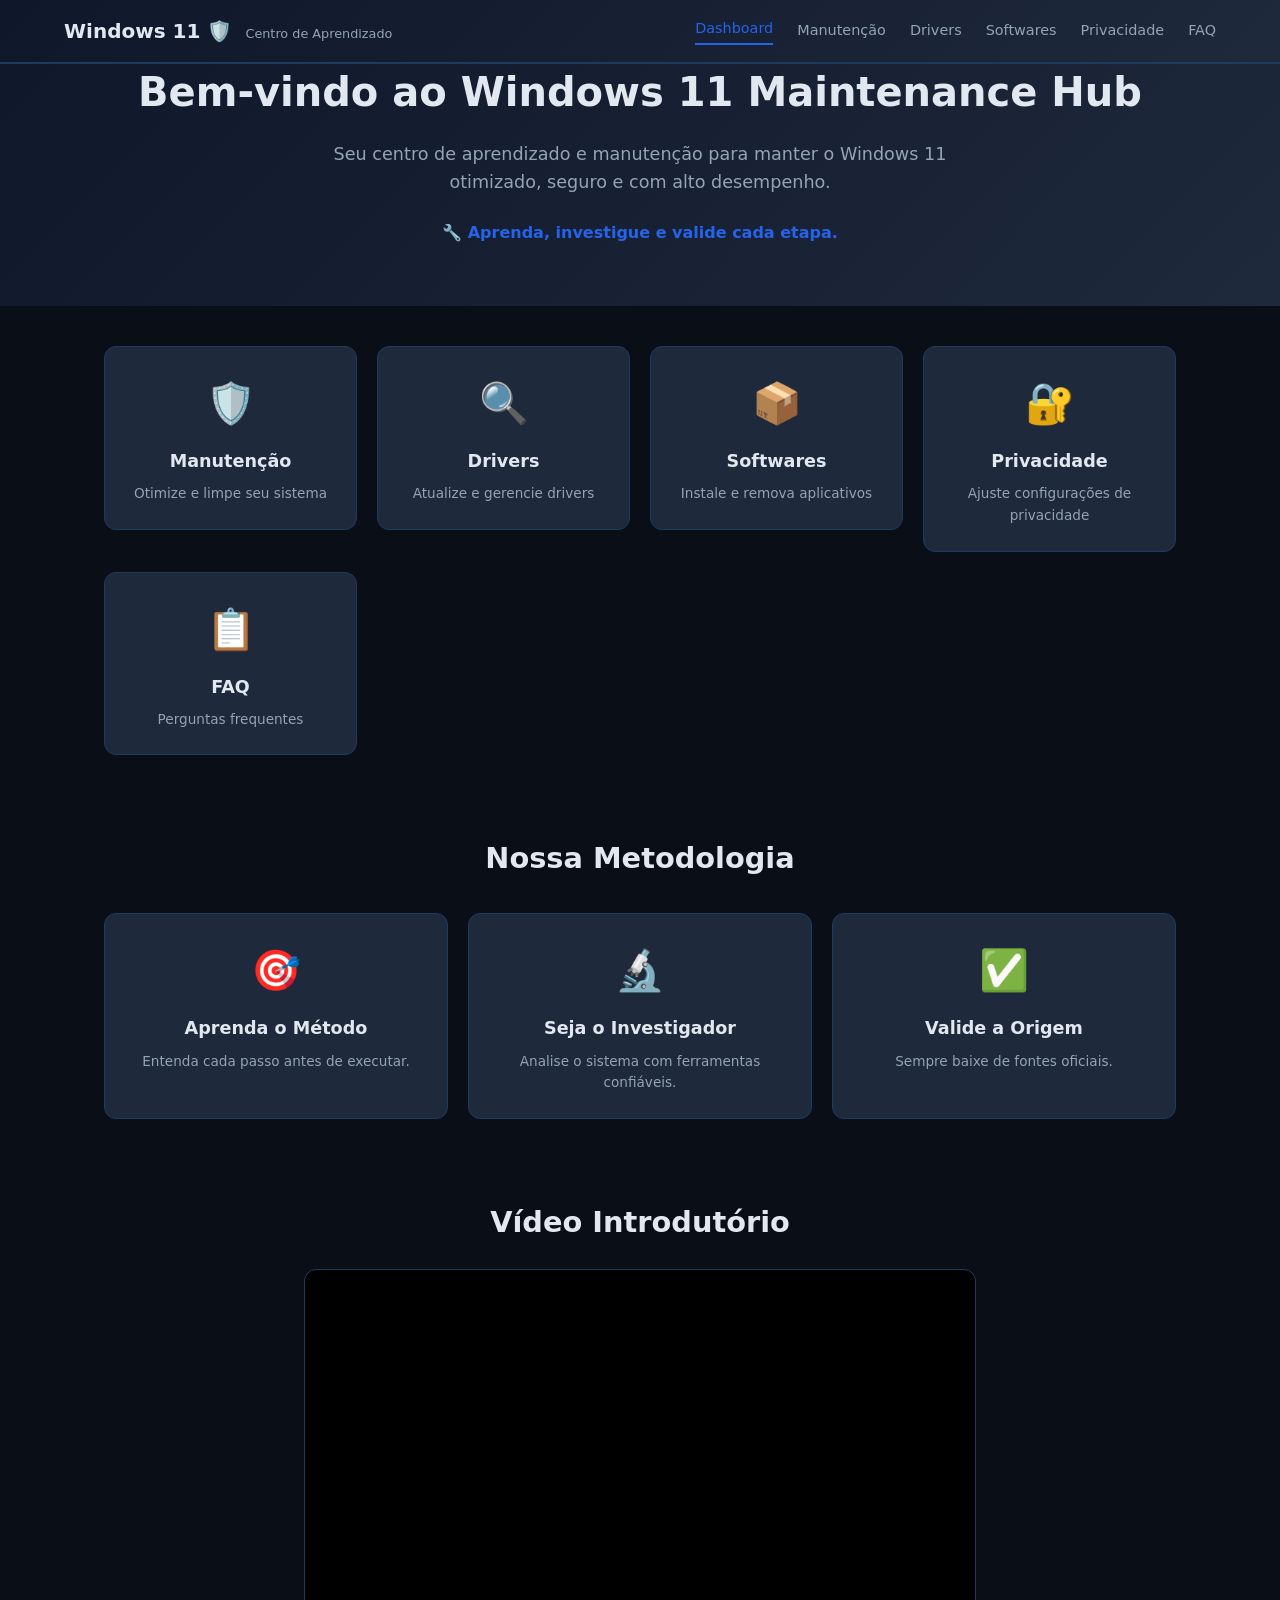
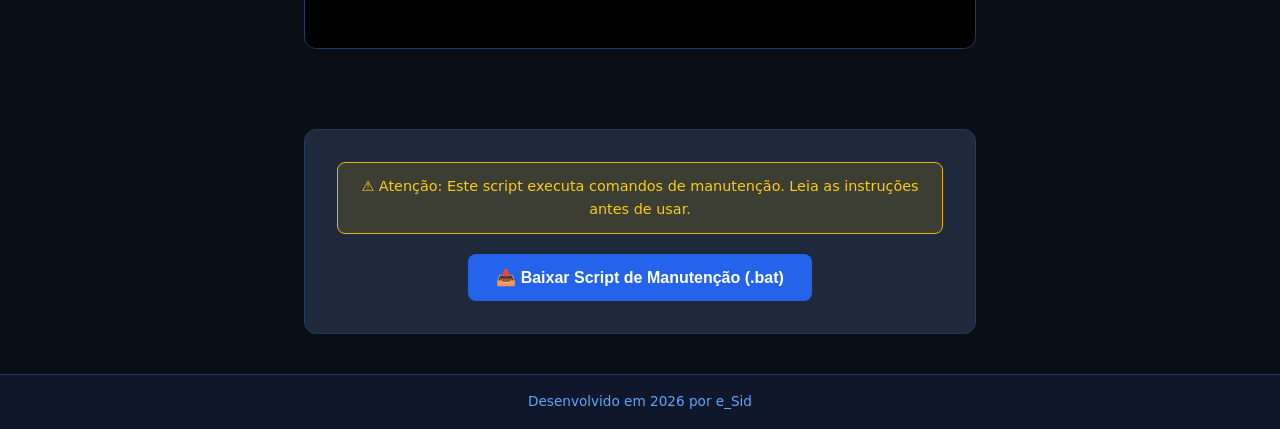
<file: dashboard_Vs1.html>
<!DOCTYPE html>
<html lang="pt-BR">
<head>
  <meta charset="UTF-8">
  <meta name="viewport" content="width=device-width, initial-scale=1.0">
  <title>Dashboard | Windows 11 Maintenance Hub</title>
  <meta name="description" content="Centro de aprendizado e manutenção para Windows 11 - Dashboard interativo com módulos de manutenção, drivers, softwares, privacidade e FAQ.">
  <meta name="author" content="<e/> e-Sid">
  <link rel="stylesheet" href="assets/css/style.css">
  <script src="https://edusidegum.github.io/menu/scripts/bloco-incluir.js" defer></script>
  <script src="https://edusidegum.github.io/menu/scripts/bloco-protecao.js" defer></script>
</head>
<body>

  <!-- HEADER LOCAL -->
  <div class="top-header" style="padding: 0 5%; height: 64px; display: flex; align-items: center; justify-content: space-between; background: linear-gradient(135deg, #0f172a 0%, #1e293b 100%); border-bottom: 2px solid #1e3a5f;">
    <div>
      <span style="font-size: 1.25rem; font-weight: 700; color: #e2e8f0;">Windows 11 🛡️</span>
      <span style="font-size: 0.8rem; color: #94a3b8; margin-left: 8px;">Centro de Aprendizado</span>
    </div>
    <nav style="display: flex; gap: 24px; align-items: center;">
      <a href="dashboard.html" style="color: #2563eb; font-size: 0.9rem; text-decoration: none; border-bottom: 2px solid #2563eb; padding-bottom: 2px;">Dashboard</a>
      <a href="manutencao.html" style="color: #94a3b8; font-size: 0.9rem; text-decoration: none;">Manutenção</a>
      <a href="drivers.html" style="color: #94a3b8; font-size: 0.9rem; text-decoration: none;">Drivers</a>
      <a href="softwares.html" style="color: #94a3b8; font-size: 0.9rem; text-decoration: none;">Softwares</a>
      <a href="configuracoes.html" style="color: #94a3b8; font-size: 0.9rem; text-decoration: none;">Privacidade</a>
      <a href="FAQ_Microsoft.html" style="color: #94a3b8; font-size: 0.9rem; text-decoration: none;">FAQ</a>
    </nav>
  </div>

  <!-- HERO SECTION -->
  <section class="hero-section" style="background: linear-gradient(135deg, #0f172a 0%, #1e293b 100%); padding: 60px 5%; text-align: center;">
    <h1 style="color: #e2e8f0; font-size: 2.5rem; margin-bottom: 16px;">Bem-vindo ao Windows 11 Maintenance Hub</h1>
    <p style="color: #94a3b8; font-size: 1.1rem; max-width: 700px; margin: 0 auto 24px;">Seu centro de aprendizado e manutenção para manter o Windows 11 otimizado, seguro e com alto desempenho.</p>
    <span style="color: #2563eb; font-size: 1rem; font-weight: 600;">🔧 Aprenda, investigue e valide cada etapa.</span>
  </section>

  <!-- 5 MÓDULOS -->
  <section style="padding: 40px 5%; display: grid; grid-template-columns: repeat(auto-fit, minmax(200px, 1fr)); gap: 20px; max-width: 1200px; margin: 0 auto;">
    <a href="manutencao.html" style="text-decoration: none;">
      <div style="background: #1e293b; border: 1px solid #1e3a5f; border-radius: 12px; padding: 24px; text-align: center; color: #e2e8f0; transition: transform 0.2s;">
        <div style="font-size: 2.5rem; margin-bottom: 12px;">🛡️</div>
        <h3 style="font-size: 1.1rem; margin: 0;">Manutenção</h3>
        <p style="color: #94a3b8; font-size: 0.85rem; margin-top: 8px;">Otimize e limpe seu sistema</p>
      </div>
    </a>
    <a href="drivers.html" style="text-decoration: none;">
      <div style="background: #1e293b; border: 1px solid #1e3a5f; border-radius: 12px; padding: 24px; text-align: center; color: #e2e8f0;">
        <div style="font-size: 2.5rem; margin-bottom: 12px;">🔍</div>
        <h3 style="font-size: 1.1rem; margin: 0;">Drivers</h3>
        <p style="color: #94a3b8; font-size: 0.85rem; margin-top: 8px;">Atualize e gerencie drivers</p>
      </div>
    </a>
    <a href="softwares.html" style="text-decoration: none;">
      <div style="background: #1e293b; border: 1px solid #1e3a5f; border-radius: 12px; padding: 24px; text-align: center; color: #e2e8f0;">
        <div style="font-size: 2.5rem; margin-bottom: 12px;">📦</div>
        <h3 style="font-size: 1.1rem; margin: 0;">Softwares</h3>
        <p style="color: #94a3b8; font-size: 0.85rem; margin-top: 8px;">Instale e remova aplicativos</p>
      </div>
    </a>
    <a href="configuracoes.html" style="text-decoration: none;">
      <div style="background: #1e293b; border: 1px solid #1e3a5f; border-radius: 12px; padding: 24px; text-align: center; color: #e2e8f0;">
        <div style="font-size: 2.5rem; margin-bottom: 12px;">🔐</div>
        <h3 style="font-size: 1.1rem; margin: 0;">Privacidade</h3>
        <p style="color: #94a3b8; font-size: 0.85rem; margin-top: 8px;">Ajuste configurações de privacidade</p>
      </div>
    </a>
    <a href="FAQ_Microsoft.html" style="text-decoration: none;">
      <div style="background: #1e293b; border: 1px solid #1e3a5f; border-radius: 12px; padding: 24px; text-align: center; color: #e2e8f0;">
        <div style="font-size: 2.5rem; margin-bottom: 12px;">📋</div>
        <h3 style="font-size: 1.1rem; margin: 0;">FAQ</h3>
        <p style="color: #94a3b8; font-size: 0.85rem; margin-top: 8px;">Perguntas frequentes</p>
      </div>
    </a>
  </section>

  <!-- METODOLOGIA -->
  <section style="padding: 40px 5%; max-width: 1200px; margin: 0 auto;">
    <h2 style="color: #e2e8f0; text-align: center; font-size: 1.8rem; margin-bottom: 32px;">Nossa Metodologia</h2>
    <div style="display: grid; grid-template-columns: repeat(auto-fit, minmax(250px, 1fr)); gap: 20px;">
      <div style="background: #1e293b; border: 1px solid #1e3a5f; border-radius: 12px; padding: 24px; text-align: center;">
        <div style="font-size: 2.5rem; margin-bottom: 12px;">🎯</div>
        <h3 style="color: #e2e8f0; font-size: 1.1rem; margin: 0;">Aprenda o Método</h3>
        <p style="color: #94a3b8; font-size: 0.85rem; margin-top: 8px;">Entenda cada passo antes de executar.</p>
      </div>
      <div style="background: #1e293b; border: 1px solid #1e3a5f; border-radius: 12px; padding: 24px; text-align: center;">
        <div style="font-size: 2.5rem; margin-bottom: 12px;">🔬</div>
        <h3 style="color: #e2e8f0; font-size: 1.1rem; margin: 0;">Seja o Investigador</h3>
        <p style="color: #94a3b8; font-size: 0.85rem; margin-top: 8px;">Analise o sistema com ferramentas confiáveis.</p>
      </div>
      <div style="background: #1e293b; border: 1px solid #1e3a5f; border-radius: 12px; padding: 24px; text-align: center;">
        <div style="font-size: 2.5rem; margin-bottom: 12px;">✅</div>
        <h3 style="color: #e2e8f0; font-size: 1.1rem; margin: 0;">Valide a Origem</h3>
        <p style="color: #94a3b8; font-size: 0.85rem; margin-top: 8px;">Sempre baixe de fontes oficiais.</p>
      </div>
    </div>
  </section>

  <!-- VÍDEO INTRODUTÓRIO -->
  <section style="padding: 40px 5%; max-width: 800px; margin: 0 auto;">
    <h2 style="color: #e2e8f0; text-align: center; font-size: 1.8rem; margin-bottom: 24px;">Vídeo Introdutório</h2>
    <div class="video-wrapper" style="position: relative; padding-bottom: 56.25%; height: 0; overflow: hidden; border-radius: 12px; border: 1px solid #1e3a5f;">
      <iframe style="position: absolute; top: 0; left: 0; width: 100%; height: 100%;" src="https://www.youtube.com/embed/_34GTJKnWNo" title="Vídeo Introdutório" frameborder="0" allow="accelerometer; autoplay; clipboard-write; encrypted-media; gyroscope; picture-in-picture" allowfullscreen></iframe>
    </div>
  </section>

  <!-- DOWNLOAD SCRIPT .BAT -->
  <section style="padding: 40px 5%; max-width: 800px; margin: 0 auto;">
    <div style="background: #1e293b; border: 1px solid #1e3a5f; border-radius: 12px; padding: 32px; text-align: center;">
      <div style="background: rgba(234, 179, 8, 0.15); border: 1px solid #eab308; border-radius: 8px; padding: 12px; margin-bottom: 20px; color: #facc15; font-size: 0.9rem;">
        ⚠️ Atenção: Este script executa comandos de manutenção. Leia as instruções antes de usar.
      </div>
      <button id="downloadBatBtn" style="background: #2563eb; color: #fff; border: none; padding: 14px 28px; border-radius: 8px; font-size: 1rem; font-weight: 600; cursor: pointer; transition: background 0.2s;">
        📥 Baixar Script de Manutenção (.bat)
      </button>
    </div>
  </section>

  <script>
    document.getElementById('downloadBatBtn').addEventListener('click', function() {
      // Conteúdo do script .bat
      var batContent = `@echo off
chcp 65001 >nul
echo ====================================
echo   Windows 11 Maintenance Script
echo ====================================
echo.
echo Executando limpeza de arquivos temporarios...
del /q /f /s %TEMP%\*.* >nul 2>&1
echo Limpeza concluida.
echo.
echo Otimizando servicos...
sc config SysMain start=disabled >nul 2>&1
echo Otimizacao concluida.
echo.
echo Pressione qualquer tecla para sair.
pause >nul`;

      var blob = new Blob([batContent], { type: 'application/x-bat' });
      var url = URL.createObjectURL(blob);
      var a = document.createElement('a');
      a.href = url;
      a.download = 'manutencao_windows11.bat';
      document.body.appendChild(a);
      a.click();
      document.body.removeChild(a);
      URL.revokeObjectURL(url);
    });
  </script>

  <!-- FOOTER -->
  <div id="footer"></div>

  <!-- AUTORIDADE -->
  <div style="text-align:center;padding:16px;background:#0f172a;border-top:1px solid #1e3a5f;color:#94a3b8;font-size:0.85rem;">
    <a href="https://edusidegum.github.io/edusidegum/sobre.html" style="color:#60a5fa;text-decoration:none;">Desenvolvido em 2026 por e_Sid</a>
  </div>

  <!-- TRACKING -->
  <div id="cookies"></div>
  <div id="ga4-gtm"></div>

</body>
</html>
</file>
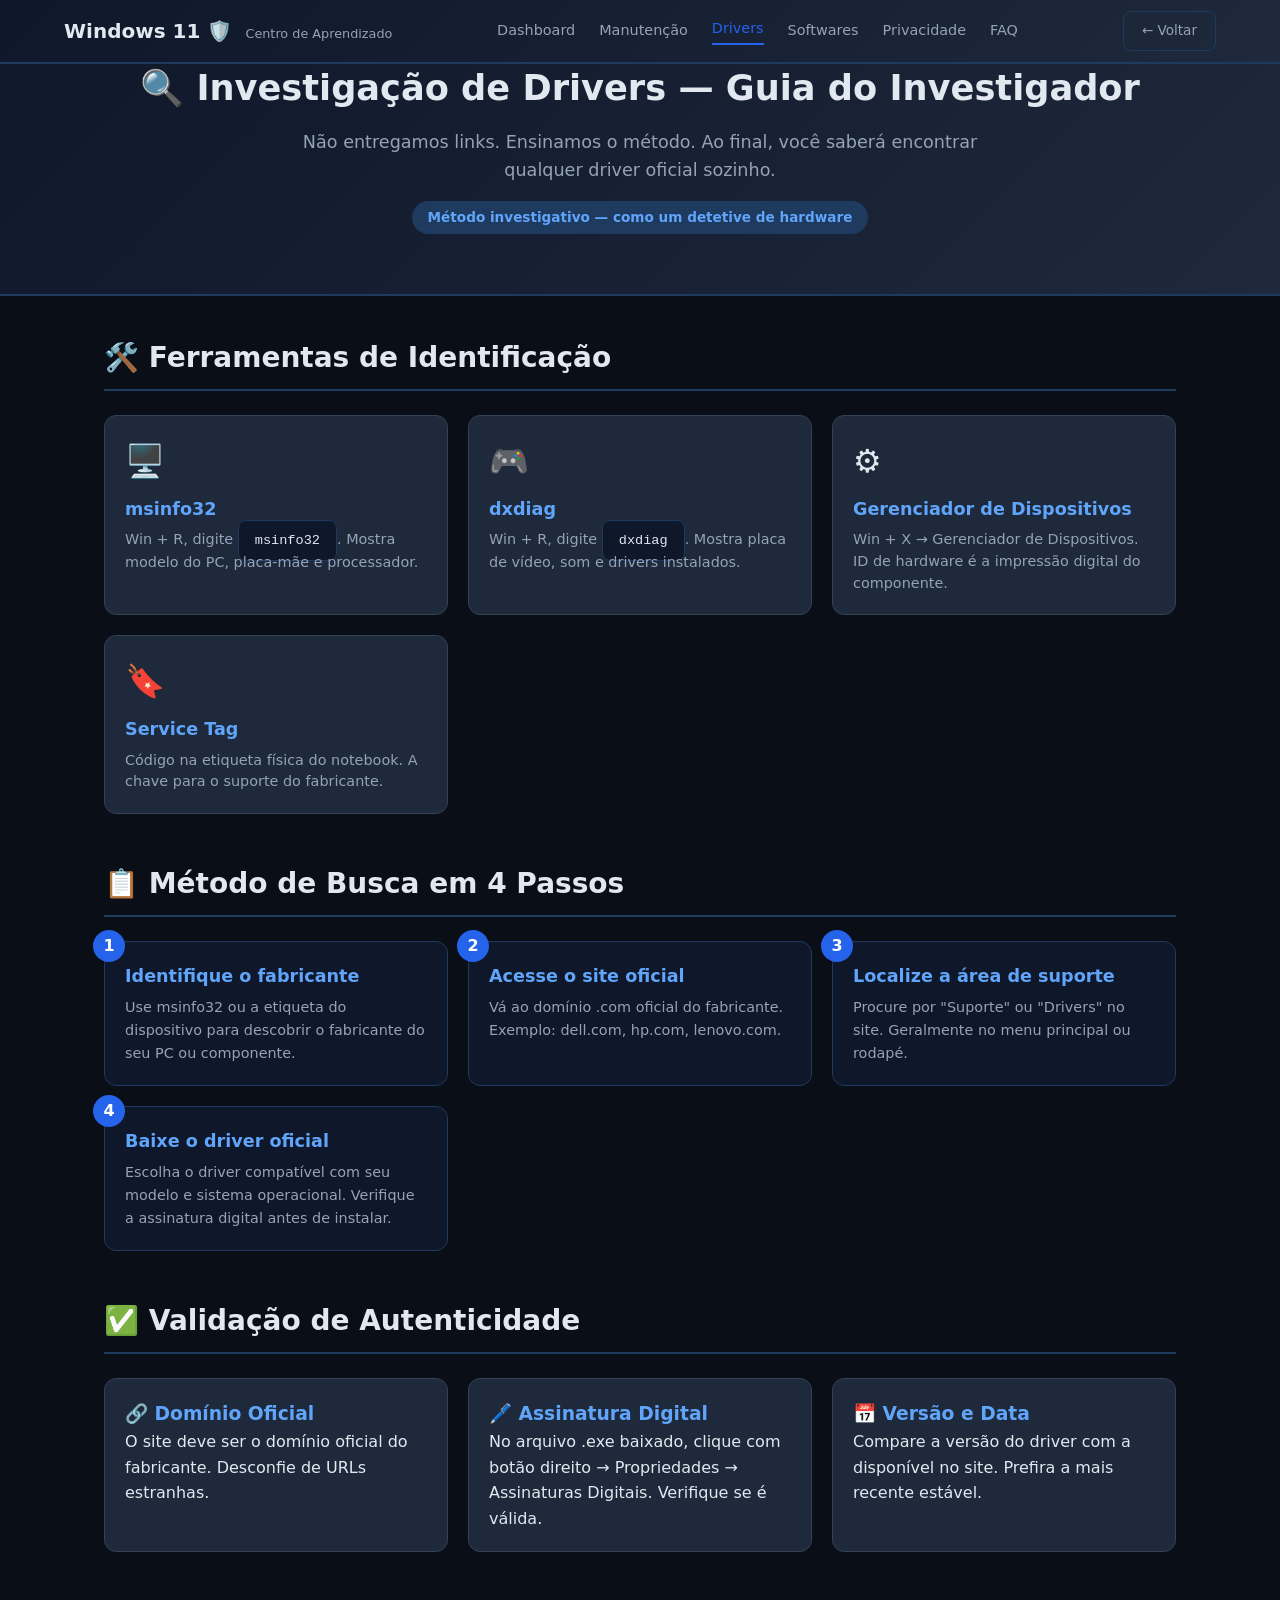
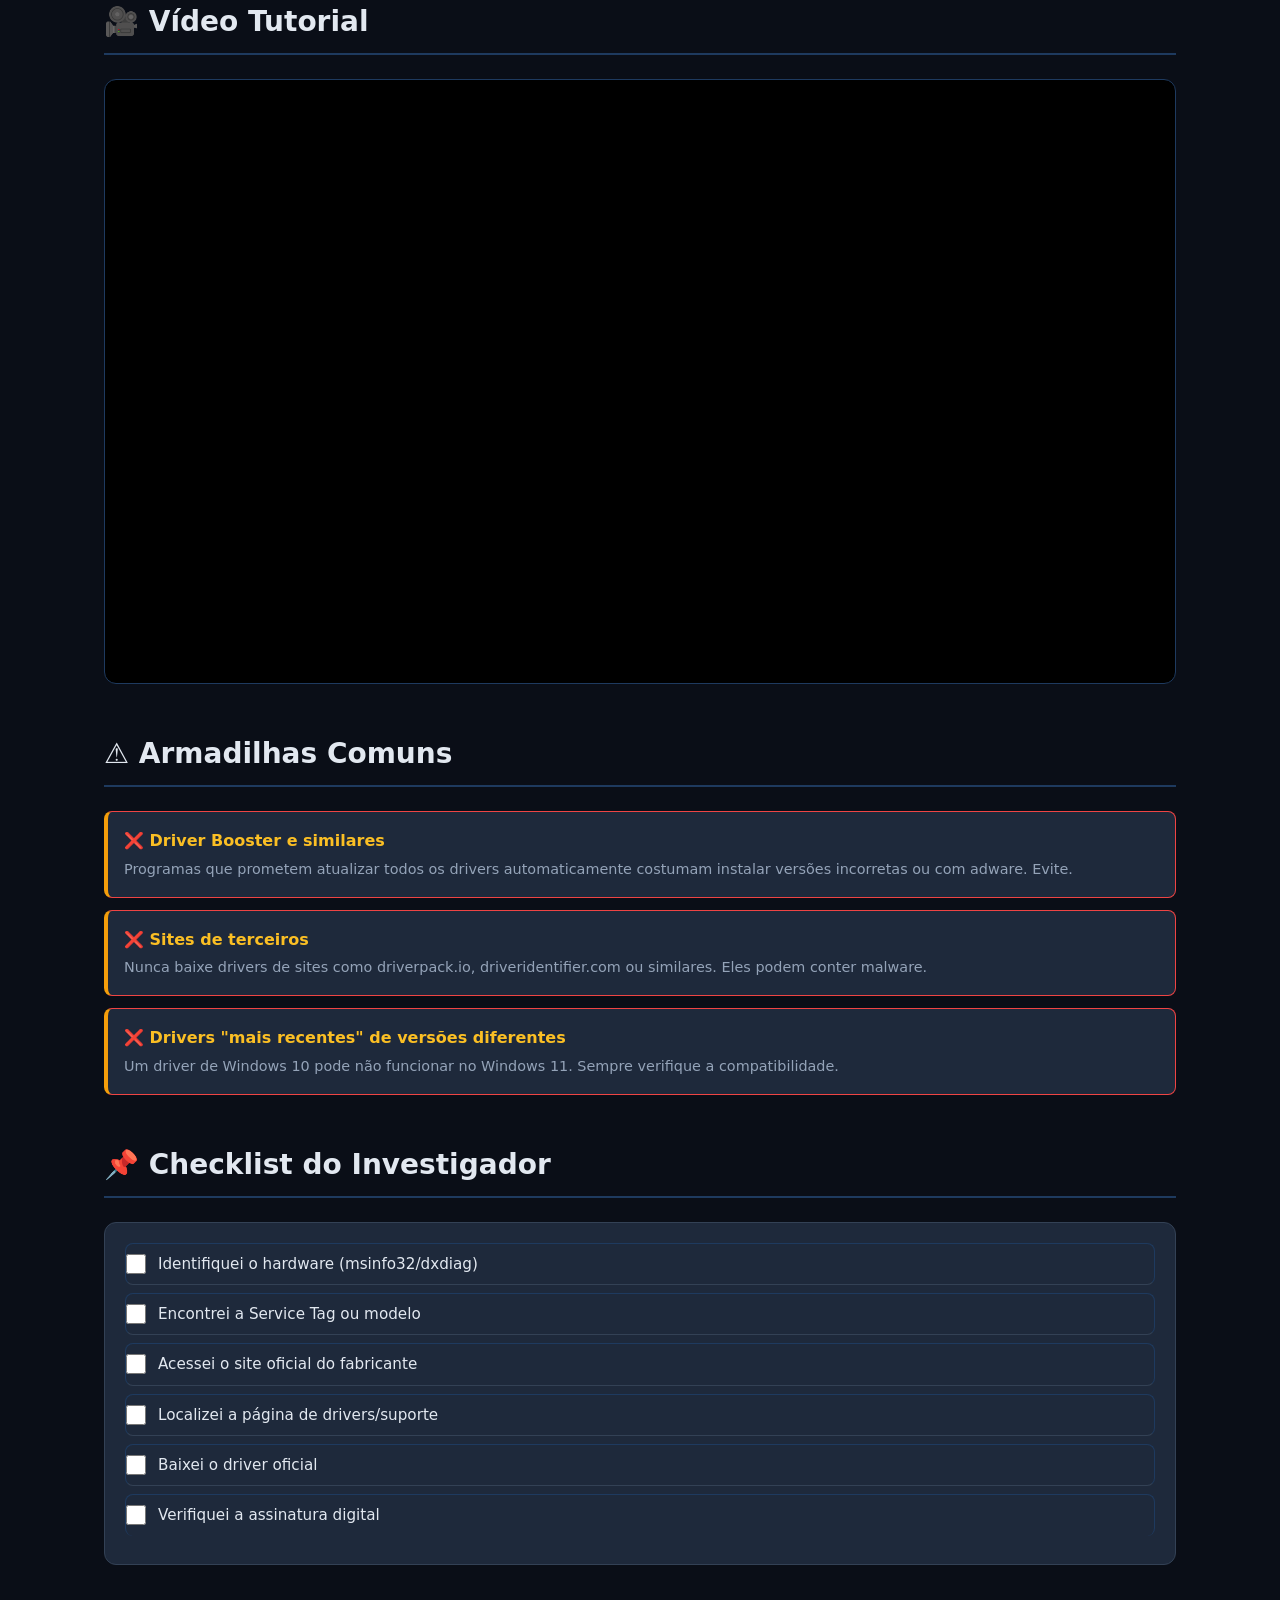
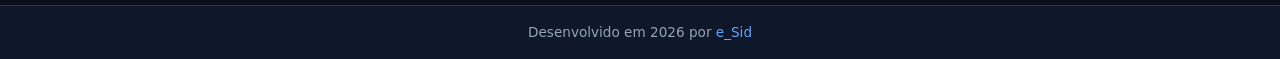
<file: drivers.html>
<!DOCTYPE html>
<html lang="pt-BR">
<head>
  <meta charset="UTF-8">
  <meta name="viewport" content="width=device-width, initial-scale=1.0">
  <title>Investigação de Drivers — Windows 11</title>
  <meta name="description" content="Aprenda a identificar hardware e encontrar drivers oficiais. Método investigativo com ferramentas nativas do Windows 11.">
  <meta name="author" content="Eduardo Sidegum">
  <meta name="robots" content="index, follow, max-snippet:-1, max-image-preview:large, max-video-preview:-1">
  <meta name="googlebot" content="index, follow, max-snippet:-1, max-image-preview:large, max-video-preview:-1">
  <meta name="bingbot" content="index, follow, max-snippet:-1, max-image-preview:large">
  <link rel="canonical" href="https://edusidegum.github.io/windows11/drivers.html">
  <meta property="og:type" content="website">
  <meta property="og:title" content="Investigação de Drivers — Windows 11">
  <meta property="og:description" content="Aprenda a identificar hardware e encontrar drivers oficiais. Método investigativo com ferramentas nativas do Windows 11.">
  <meta property="og:url" content="https://edusidegum.github.io/windows11/drivers.html">
  <meta property="og:image" content="https://edusidegum.github.io/windows11/assets/img/og-drivers.webp">
  <meta property="og:locale" content="pt_BR">
  <meta name="twitter:card" content="summary_large_image">
  <meta name="twitter:title" content="Investigação de Drivers — Windows 11">
  <meta name="twitter:description" content="Aprenda a identificar hardware e encontrar drivers oficiais. Método investigativo com ferramentas nativas do Windows 11.">
  <meta name="twitter:image" content="https://edusidegum.github.io/windows11/assets/img/og-drivers.webp">
  <script src="https://raw.githubusercontent.com/edusidegum/menu/main/scripts/bloco-incluir.js" defer></script>
  <script src="https://raw.githubusercontent.com/edusidegum/menu/main/scripts/bloco-protecao.js" defer></script>
  <link rel="stylesheet" href="assets/css/style.css">
  <style>
    .ferramenta-card {
      background: #1e293b;
      border: 1px solid #334155;
      border-radius: 12px;
      padding: 20px;
      color: #e2e8f0;
      transition: transform 0.2s, box-shadow 0.2s;
    }
    .ferramenta-card:hover {
      transform: translateY(-4px);
      box-shadow: 0 8px 24px rgba(0,0,0,0.3);
    }
    .ferramenta-card .emoji {
      font-size: 2rem;
      margin-bottom: 8px;
    }
    .ferramenta-card h3 {
      font-size: 1.1rem;
      margin-bottom: 6px;
      color: #60a5fa;
    }
    .ferramenta-card p {
      font-size: 0.9rem;
      color: #94a3b8;
      line-height: 1.5;
    }
    .passo-card-investigador {
      background: #0f172a;
      border: 1px solid #1e3a5f;
      border-radius: 12px;
      padding: 20px;
      color: #e2e8f0;
      counter-increment: passo;
      position: relative;
    }
    .passo-card-investigador::before {
      content: counter(passo);
      position: absolute;
      top: -12px;
      left: -12px;
      width: 32px;
      height: 32px;
      background: #2563eb;
      border-radius: 50%;
      display: flex;
      align-items: center;
      justify-content: center;
      font-weight: 700;
      font-size: 1rem;
      color: #fff;
    }
    .passo-card-investigador h3 {
      font-size: 1.1rem;
      margin-bottom: 6px;
      color: #60a5fa;
    }
    .passo-card-investigador p {
      font-size: 0.9rem;
      color: #94a3b8;
    }
    .alert-warning {
      background: #1e293b;
      border-left: 4px solid #f59e0b;
      padding: 16px;
      border-radius: 8px;
      margin: 12px 0;
    }
    .alert-warning h4 {
      color: #fbbf24;
      margin-bottom: 4px;
    }
    .alert-warning p {
      color: #94a3b8;
      font-size: 0.9rem;
    }
    .checklist-item {
      display: flex;
      align-items: center;
      gap: 12px;
      padding: 8px 0;
      border-bottom: 1px solid #334155;
    }
    .checklist-item:last-child {
      border-bottom: none;
    }
    .checklist-item input[type="checkbox"] {
      width: 20px;
      height: 20px;
      accent-color: #2563eb;
    }
    .checklist-item label {
      color: #e2e8f0;
      font-size: 0.95rem;
      cursor: pointer;
    }
    .checklist-item.checked label {
      text-decoration: line-through;
      color: #64748b;
    }
    .section-title {
      font-size: 1.75rem;
      color: #e2e8f0;
      margin-bottom: 24px;
      border-bottom: 2px solid #1e3a5f;
      padding-bottom: 8px;
    }
    .grid-2 {
      display: grid;
      grid-template-columns: repeat(auto-fit, minmax(280px, 1fr));
      gap: 20px;
    }
    .grid-3 {
      display: grid;
      grid-template-columns: repeat(auto-fit, minmax(200px, 1fr));
      gap: 20px;
    }
    .hero-section {
      background: linear-gradient(135deg, #0f172a 0%, #1e293b 100%);
      padding: 60px 5%;
      text-align: center;
      border-bottom: 2px solid #1e3a5f;
    }
    .hero-section h1 {
      font-size: 2.2rem;
      color: #e2e8f0;
      margin-bottom: 12px;
    }
    .hero-section p {
      font-size: 1.1rem;
      color: #94a3b8;
      max-width: 700px;
      margin: 0 auto 16px;
    }
    .hero-section .tagline {
      display: inline-block;
      background: #1e3a5f;
      color: #60a5fa;
      padding: 6px 16px;
      border-radius: 20px;
      font-size: 0.85rem;
      font-weight: 600;
    }
    .video-wrapper {
      position: relative;
      padding-bottom: 56.25%;
      height: 0;
      overflow: hidden;
      border-radius: 12px;
      margin: 24px 0;
    }
    .video-wrapper iframe {
      position: absolute;
      top: 0;
      left: 0;
      width: 100%;
      height: 100%;
      border: none;
    }
    .code-block {
      background: #0f172a;
      padding: 12px 16px;
      border-radius: 8px;
      font-family: 'Courier New', monospace;
      font-size: 0.85rem;
      color: #e2e8f0;
      overflow-x: auto;
      margin: 8px 0;
    }
    .card {
      background: #1e293b;
      border: 1px solid #334155;
      border-radius: 12px;
      padding: 20px;
      color: #e2e8f0;
    }
  </style>
</head>
<body>
  <!-- HEADER LOCAL -->
  <div class="top-header" style="padding: 0 5%; height: 64px; display: flex; align-items: center; justify-content: space-between; background: linear-gradient(135deg, #0f172a 0%, #1e293b 100%); border-bottom: 2px solid #1e3a5f;">
    <div>
      <span style="font-size: 1.25rem; font-weight: 700; color: #e2e8f0;">Windows 11 🛡️</span>
      <span style="font-size: 0.8rem; color: #94a3b8; margin-left: 8px;">Centro de Aprendizado</span>
    </div>
    <nav style="display: flex; gap: 24px; align-items: center;">
      <a href="dashboard.html" style="color: #94a3b8; font-size: 0.9rem; text-decoration: none;">Dashboard</a>
      <a href="manutencao.html" style="color: #94a3b8; font-size: 0.9rem; text-decoration: none;">Manutenção</a>
      <a href="drivers.html" style="color: #2563eb; font-size: 0.9rem; text-decoration: none; border-bottom: 2px solid #2563eb; padding-bottom: 2px;">Drivers</a>
      <a href="softwares.html" style="color: #94a3b8; font-size: 0.9rem; text-decoration: none;">Softwares</a>
      <a href="configuracoes.html" style="color: #94a3b8; font-size: 0.9rem; text-decoration: none;">Privacidade</a>
      <a href="FAQ_Microsoft.html" style="color: #94a3b8; font-size: 0.9rem; text-decoration: none;">FAQ</a>
    </nav>
    <a href="dashboard.html" style="display: inline-flex; align-items: center; gap: 4px; padding: 8px 18px; border: 1px solid #1e3a5f; border-radius: 8px; color: #94a3b8; font-size: 0.85rem; text-decoration: none; transition: all 0.2s;">← Voltar</a>
  </div>

  <!-- HERO SECTION -->
  <section class="hero-section">
    <h1>🔍 Investigação de Drivers — Guia do Investigador</h1>
    <p>Não entregamos links. Ensinamos o método. Ao final, você saberá encontrar qualquer driver oficial sozinho.</p>
    <span class="tagline">Método investigativo — como um detetive de hardware</span>
  </section>

  <main style="max-width: 1200px; margin: 0 auto; padding: 40px 5%;">
    <!-- SEÇÃO 1: FERRAMENTAS DE IDENTIFICAÇÃO -->
    <section>
      <h2 class="section-title">🛠️ Ferramentas de Identificação</h2>
      <div class="grid-2">
        <div class="ferramenta-card">
          <div class="emoji">🖥️</div>
          <h3>msinfo32</h3>
          <p>Win + R, digite <code class="code-block">msinfo32</code>. Mostra modelo do PC, placa-mãe e processador.</p>
        </div>
        <div class="ferramenta-card">
          <div class="emoji">🎮</div>
          <h3>dxdiag</h3>
          <p>Win + R, digite <code class="code-block">dxdiag</code>. Mostra placa de vídeo, som e drivers instalados.</p>
        </div>
        <div class="ferramenta-card">
          <div class="emoji">⚙️</div>
          <h3>Gerenciador de Dispositivos</h3>
          <p>Win + X → Gerenciador de Dispositivos. ID de hardware é a impressão digital do componente.</p>
        </div>
        <div class="ferramenta-card">
          <div class="emoji">🔖</div>
          <h3>Service Tag</h3>
          <p>Código na etiqueta física do notebook. A chave para o suporte do fabricante.</p>
        </div>
      </div>
    </section>

    <!-- SEÇÃO 2: MÉTODO DE BUSCA EM 4 PASSOS -->
    <section style="margin-top: 48px;">
      <h2 class="section-title">📋 Método de Busca em 4 Passos</h2>
      <div class="grid-2" style="counter-reset: passo;">
        <div class="passo-card-investigador">
          <h3>Identifique o fabricante</h3>
          <p>Use msinfo32 ou a etiqueta do dispositivo para descobrir o fabricante do seu PC ou componente.</p>
        </div>
        <div class="passo-card-investigador">
          <h3>Acesse o site oficial</h3>
          <p>Vá ao domínio .com oficial do fabricante. Exemplo: dell.com, hp.com, lenovo.com.</p>
        </div>
        <div class="passo-card-investigador">
          <h3>Localize a área de suporte</h3>
          <p>Procure por "Suporte" ou "Drivers" no site. Geralmente no menu principal ou rodapé.</p>
        </div>
        <div class="passo-card-investigador">
          <h3>Baixe o driver oficial</h3>
          <p>Escolha o driver compatível com seu modelo e sistema operacional. Verifique a assinatura digital antes de instalar.</p>
        </div>
      </div>
    </section>

    <!-- SEÇÃO 3: VALIDAÇÃO DE AUTENTICIDADE -->
    <section style="margin-top: 48px;">
      <h2 class="section-title">✅ Validação de Autenticidade</h2>
      <div class="grid-3">
        <div class="card">
          <h3 style="color: #60a5fa;">🔗 Domínio Oficial</h3>
          <p>O site deve ser o domínio oficial do fabricante. Desconfie de URLs estranhas.</p>
        </div>
        <div class="card">
          <h3 style="color: #60a5fa;">🖊️ Assinatura Digital</h3>
          <p>No arquivo .exe baixado, clique com botão direito → Propriedades → Assinaturas Digitais. Verifique se é válida.</p>
        </div>
        <div class="card">
          <h3 style="color: #60a5fa;">📅 Versão e Data</h3>
          <p>Compare a versão do driver com a disponível no site. Prefira a mais recente estável.</p>
        </div>
      </div>
    </section>

    <!-- SEÇÃO 4: VÍDEO TUTORIAL -->
    <section style="margin-top: 48px;">
      <h2 class="section-title">🎥 Vídeo Tutorial</h2>
      <div class="video-wrapper">
        <iframe src="https://www.youtube.com/embed/_34GTJKnWNo" title="Tutorial de Drivers Windows 11" allowfullscreen></iframe>
      </div>
    </section>

    <!-- SEÇÃO 5: ARMADILHAS COMUNS -->
    <section style="margin-top: 48px;">
      <h2 class="section-title">⚠️ Armadilhas Comuns</h2>
      <div class="alert-warning">
        <h4>❌ Driver Booster e similares</h4>
        <p>Programas que prometem atualizar todos os drivers automaticamente costumam instalar versões incorretas ou com adware. Evite.</p>
      </div>
      <div class="alert-warning">
        <h4>❌ Sites de terceiros</h4>
        <p>Nunca baixe drivers de sites como driverpack.io, driveridentifier.com ou similares. Eles podem conter malware.</p>
      </div>
      <div class="alert-warning">
        <h4>❌ Drivers "mais recentes" de versões diferentes</h4>
        <p>Um driver de Windows 10 pode não funcionar no Windows 11. Sempre verifique a compatibilidade.</p>
      </div>
    </section>

    <!-- CHECKLIST DO INVESTIGADOR -->
    <section style="margin-top: 48px;">
      <h2 class="section-title">📌 Checklist do Investigador</h2>
      <div id="checklist" style="background: #1e293b; border: 1px solid #334155; border-radius: 12px; padding: 20px;">
        <div class="checklist-item">
          <input type="checkbox" id="item1">
          <label for="item1">Identifiquei o hardware (msinfo32/dxdiag)</label>
        </div>
        <div class="checklist-item">
          <input type="checkbox" id="item2">
          <label for="item2">Encontrei a Service Tag ou modelo</label>
        </div>
        <div class="checklist-item">
          <input type="checkbox" id="item3">
          <label for="item3">Acessei o site oficial do fabricante</label>
        </div>
        <div class="checklist-item">
          <input type="checkbox" id="item4">
          <label for="item4">Localizei a página de drivers/suporte</label>
        </div>
        <div class="checklist-item">
          <input type="checkbox" id="item5">
          <label for="item5">Baixei o driver oficial</label>
        </div>
        <div class="checklist-item">
          <input type="checkbox" id="item6">
          <label for="item6">Verifiquei a assinatura digital</label>
        </div>
      </div>
    </section>
  </main>

  <!-- FOOTER VIA INCLUDE -->
  <div id="footer"></div>

  <!-- AUTORIDADE -->
  <div style="text-align: center; padding: 16px; background: #0f172a; border-top: 1px solid #1e3a5f; color: #94a3b8; font-size: 0.85rem;">
    Desenvolvido em 2026 por <a href="https://edusidegum.github.io/edusidegum/sobre.html" style="color: #60a5fa; text-decoration: none;">e_Sid</a>
  </div>

  <!-- TRACKING -->
  <div id="cookies"></div>
  <div id="ga4-gtm"></div>

  <script>
    // Checklist com localStorage
    document.addEventListener('DOMContentLoaded', function() {
      const checkboxes = document.querySelectorAll('#checklist input[type="checkbox"]');
      checkboxes.forEach(function(cb) {
        const id = cb.id;
        if (localStorage.getItem(id) === 'true') {
          cb.checked = true;
          cb.closest('.checklist-item').classList.add('checked');
        }
        cb.addEventListener('change', function() {
          localStorage.setItem(id, this.checked);
          if (this.checked) {
            this.closest('.checklist-item').classList.add('checked');
          } else {
            this.closest('.checklist-item').classList.remove('checked');
          }
        });
      });
    });
  </script>
   <script src="https://edusidegum.github.io/menu/scripts/bloco-incluir.js"></script>
   <script src="https://edusidegum.github.io/menu/scripts/bloco-protecao.js"></script>
</body>
</html>
</file>
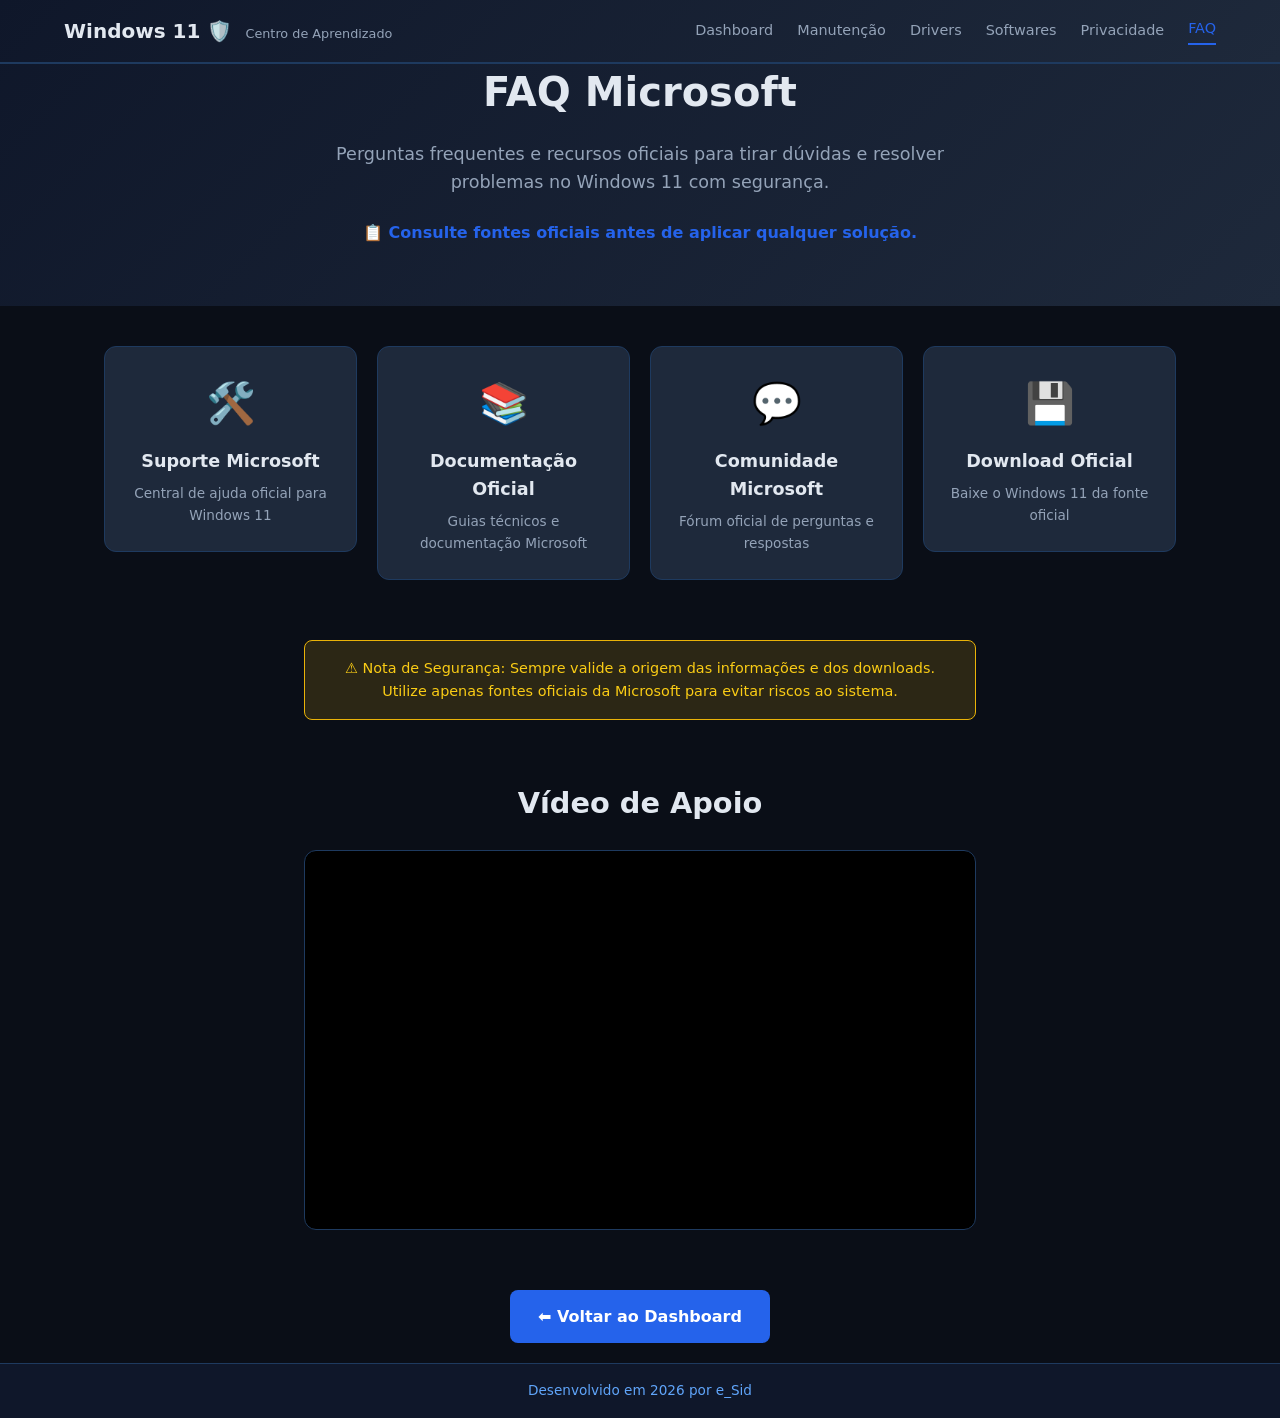
<file: FAQ_Microsoft.html>
<!DOCTYPE html>
<html lang="pt-BR">
<head>
  <meta charset="UTF-8">
  <meta name="viewport" content="width=device-width, initial-scale=1.0">
  <title>FAQ Microsoft | Windows 11 Maintenance Hub</title>
  <meta name="description" content="Perguntas frequentes e recursos oficiais da Microsoft para manutenção e suporte do Windows 11.">
  <meta name="author" content="<e/> e-Sid">
  <link rel="stylesheet" href="assets/css/style.css">
  <script src="https://edusidegum.github.io/menu/scripts/bloco-incluir.js" defer></script>
  <script src="https://edusidegum.github.io/menu/scripts/bloco-protecao.js" defer></script>
</head>
<body>

  <!-- HEADER LOCAL -->
  <div class="top-header" style="padding: 0 5%; height: 64px; display: flex; align-items: center; justify-content: space-between; background: linear-gradient(135deg, #0f172a 0%, #1e293b 100%); border-bottom: 2px solid #1e3a5f;">
    <div>
      <span style="font-size: 1.25rem; font-weight: 700; color: #e2e8f0;">Windows 11 🛡️</span>
      <span style="font-size: 0.8rem; color: #94a3b8; margin-left: 8px;">Centro de Aprendizado</span>
    </div>
    <nav style="display: flex; gap: 24px; align-items: center;">
      <a href="dashboard.html" style="color: #94a3b8; font-size: 0.9rem; text-decoration: none;">Dashboard</a>
      <a href="manutencao.html" style="color: #94a3b8; font-size: 0.9rem; text-decoration: none;">Manutenção</a>
      <a href="drivers.html" style="color: #94a3b8; font-size: 0.9rem; text-decoration: none;">Drivers</a>
      <a href="softwares.html" style="color: #94a3b8; font-size: 0.9rem; text-decoration: none;">Softwares</a>
      <a href="configuracoes.html" style="color: #94a3b8; font-size: 0.9rem; text-decoration: none;">Privacidade</a>
      <a href="FAQ_Microsoft.html" style="color: #2563eb; font-size: 0.9rem; text-decoration: none; border-bottom: 2px solid #2563eb; padding-bottom: 2px;">FAQ</a>
    </nav>
  </div>

  <!-- HERO PEDAGÓGICO -->
  <section class="hero-section" style="background: linear-gradient(135deg, #0f172a 0%, #1e293b 100%); padding: 60px 5%; text-align: center;">
    <h1 style="color: #e2e8f0; font-size: 2.5rem; margin-bottom: 16px;">FAQ Microsoft</h1>
    <p style="color: #94a3b8; font-size: 1.1rem; max-width: 700px; margin: 0 auto 24px;">Perguntas frequentes e recursos oficiais para tirar dúvidas e resolver problemas no Windows 11 com segurança.</p>
    <span style="color: #2563eb; font-size: 1rem; font-weight: 600;">📋 Consulte fontes oficiais antes de aplicar qualquer solução.</span>
  </section>

  <!-- 4 CARDS RECURSOS OFICIAIS -->
  <section style="padding: 40px 5%; display: grid; grid-template-columns: repeat(auto-fit, minmax(220px, 1fr)); gap: 20px; max-width: 1200px; margin: 0 auto;">
    <a href="https://support.microsoft.com/pt-br/windows" target="_blank" rel="noopener" style="text-decoration: none;">
      <div style="background: #1e293b; border: 1px solid #1e3a5f; border-radius: 12px; padding: 24px; text-align: center; color: #e2e8f0; transition: transform 0.2s;">
        <div style="font-size: 2.5rem; margin-bottom: 12px;">🛠️</div>
        <h3 style="font-size: 1.1rem; margin: 0;">Suporte Microsoft</h3>
        <p style="color: #94a3b8; font-size: 0.85rem; margin-top: 8px;">Central de ajuda oficial para Windows 11</p>
      </div>
    </a>
    <a href="https://learn.microsoft.com/pt-br/windows/" target="_blank" rel="noopener" style="text-decoration: none;">
      <div style="background: #1e293b; border: 1px solid #1e3a5f; border-radius: 12px; padding: 24px; text-align: center; color: #e2e8f0;">
        <div style="font-size: 2.5rem; margin-bottom: 12px;">📚</div>
        <h3 style="font-size: 1.1rem; margin: 0;">Documentação Oficial</h3>
        <p style="color: #94a3b8; font-size: 0.85rem; margin-top: 8px;">Guias técnicos e documentação Microsoft</p>
      </div>
    </a>
    <a href="https://answers.microsoft.com/pt-br/" target="_blank" rel="noopener" style="text-decoration: none;">
      <div style="background: #1e293b; border: 1px solid #1e3a5f; border-radius: 12px; padding: 24px; text-align: center; color: #e2e8f0;">
        <div style="font-size: 2.5rem; margin-bottom: 12px;">💬</div>
        <h3 style="font-size: 1.1rem; margin: 0;">Comunidade Microsoft</h3>
        <p style="color: #94a3b8; font-size: 0.85rem; margin-top: 8px;">Fórum oficial de perguntas e respostas</p>
      </div>
    </a>
    <a href="https://www.microsoft.com/pt-br/software-download/windows11" target="_blank" rel="noopener" style="text-decoration: none;">
      <div style="background: #1e293b; border: 1px solid #1e3a5f; border-radius: 12px; padding: 24px; text-align: center; color: #e2e8f0;">
        <div style="font-size: 2.5rem; margin-bottom: 12px;">💾</div>
        <h3 style="font-size: 1.1rem; margin: 0;">Download Oficial</h3>
        <p style="color: #94a3b8; font-size: 0.85rem; margin-top: 8px;">Baixe o Windows 11 da fonte oficial</p>
      </div>
    </a>
  </section>

  <!-- NOTA SEGURANÇA -->
  <section style="padding: 20px 5%; max-width: 800px; margin: 0 auto;">
    <div style="background: rgba(234, 179, 8, 0.15); border: 1px solid #eab308; border-radius: 8px; padding: 16px; color: #facc15; font-size: 0.9rem; text-align: center;">
      ⚠️ Nota de Segurança: Sempre valide a origem das informações e dos downloads. Utilize apenas fontes oficiais da Microsoft para evitar riscos ao sistema.
    </div>
  </section>

  <!-- VÍDEO -->
  <section style="padding: 40px 5%; max-width: 800px; margin: 0 auto;">
    <h2 style="color: #e2e8f0; text-align: center; font-size: 1.8rem; margin-bottom: 24px;">Vídeo de Apoio</h2>
    <div class="video-wrapper" style="position: relative; padding-bottom: 56.25%; height: 0; overflow: hidden; border-radius: 12px; border: 1px solid #1e3a5f;">
      <iframe style="position: absolute; top: 0; left: 0; width: 100%; height: 100%;" src="https://www.youtube.com/embed/_34GTJKnWNo" title="Vídeo de Apoio" frameborder="0" allow="accelerometer; autoplay; clipboard-write; encrypted-media; gyroscope; picture-in-picture" allowfullscreen></iframe>
    </div>
  </section>

  <!-- BOTÃO VOLTAR -->
  <section style="padding: 20px 5%; max-width: 800px; margin: 0 auto; text-align: center;">
    <a href="dashboard.html" style="display: inline-block; background: #2563eb; color: #fff; text-decoration: none; padding: 14px 28px; border-radius: 8px; font-size: 1rem; font-weight: 600; transition: background 0.2s;">
      ⬅️ Voltar ao Dashboard
    </a>
  </section>

  <!-- FOOTER -->
  <div id="footer"></div>

  <!-- AUTORIDADE -->
  <div style="text-align:center;padding:16px;background:#0f172a;border-top:1px solid #1e3a5f;color:#94a3b8;font-size:0.85rem;">
    <a href="https://edusidegum.github.io/edusidegum/sobre.html" style="color:#60a5fa;text-decoration:none;">Desenvolvido em 2026 por e_Sid</a>
  </div>

  <!-- TRACKING -->
  <div id="cookies"></div>
  <div id="ga4-gtm"></div>
   <script src="https://edusidegum.github.io/menu/scripts/bloco-incluir.js"></script>
   <script src="https://edusidegum.github.io/menu/scripts/bloco-protecao.js"></script>
</body>
</html>
</file>
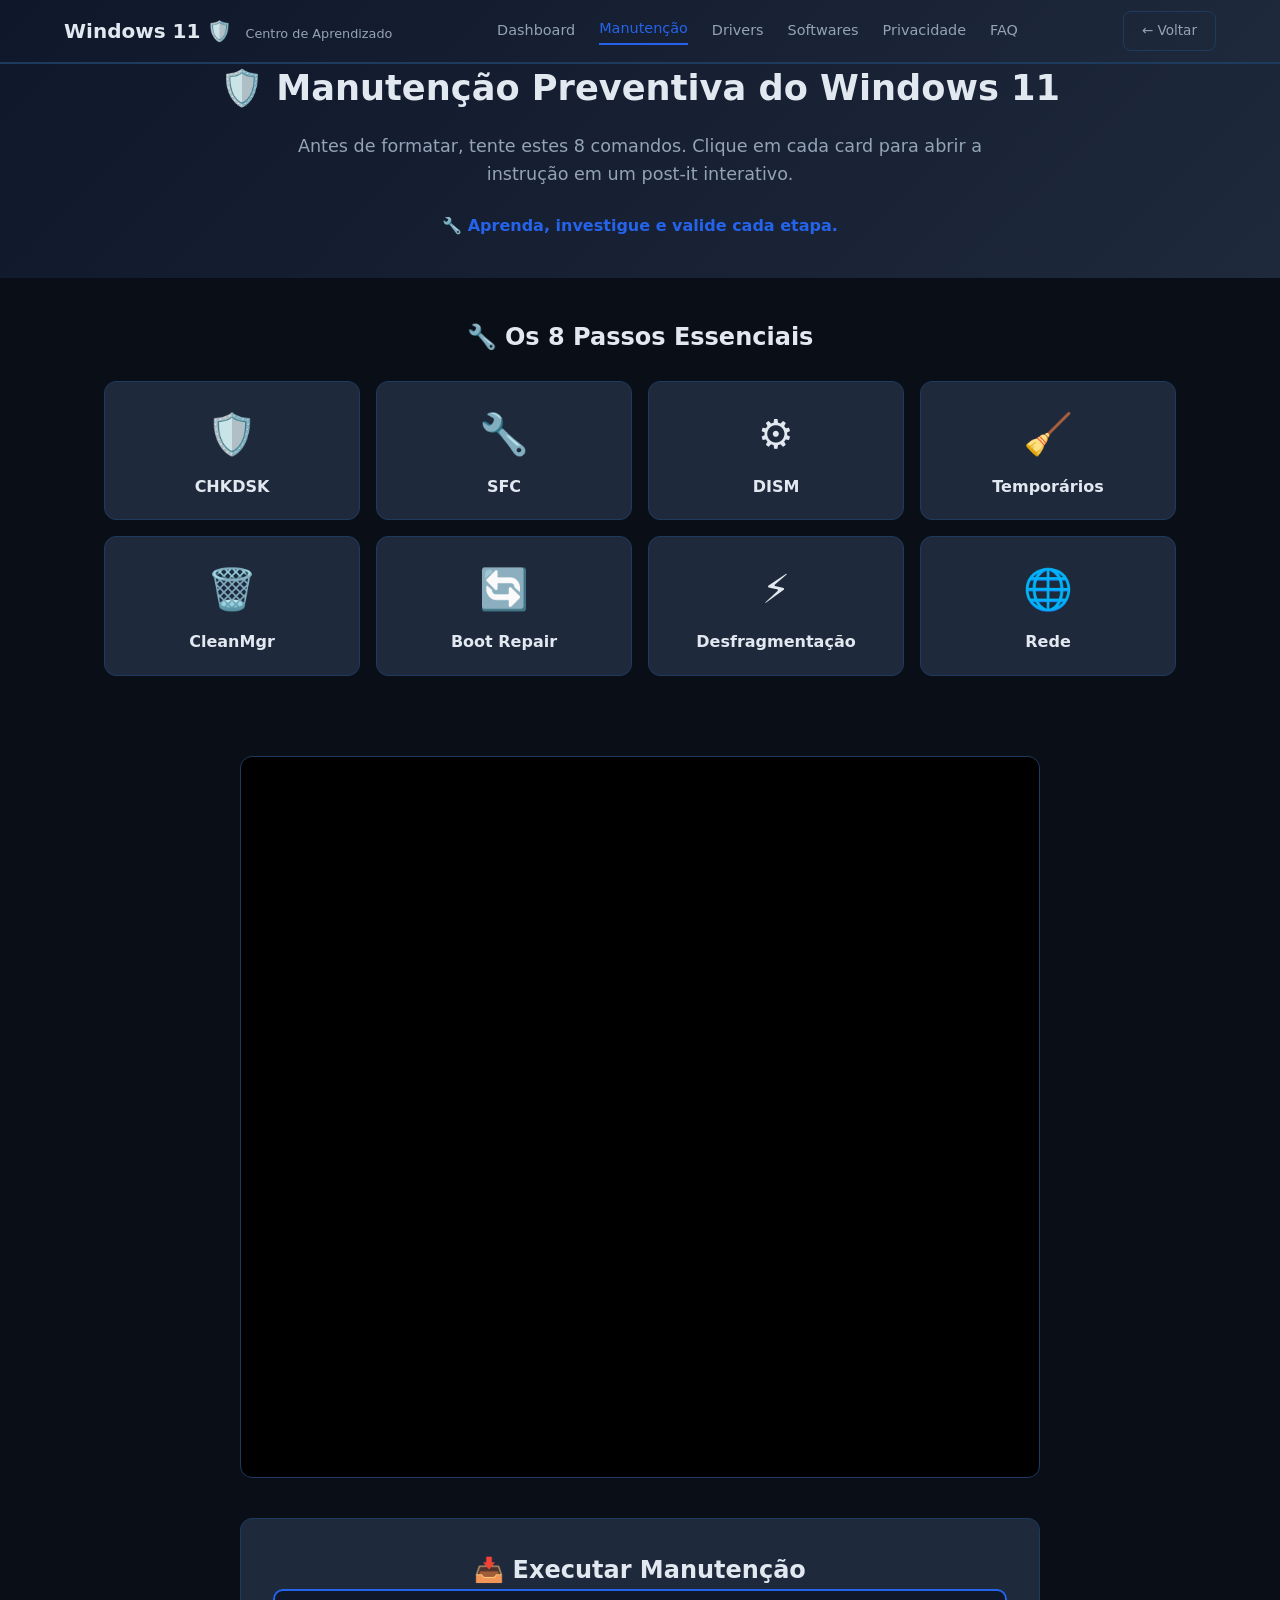
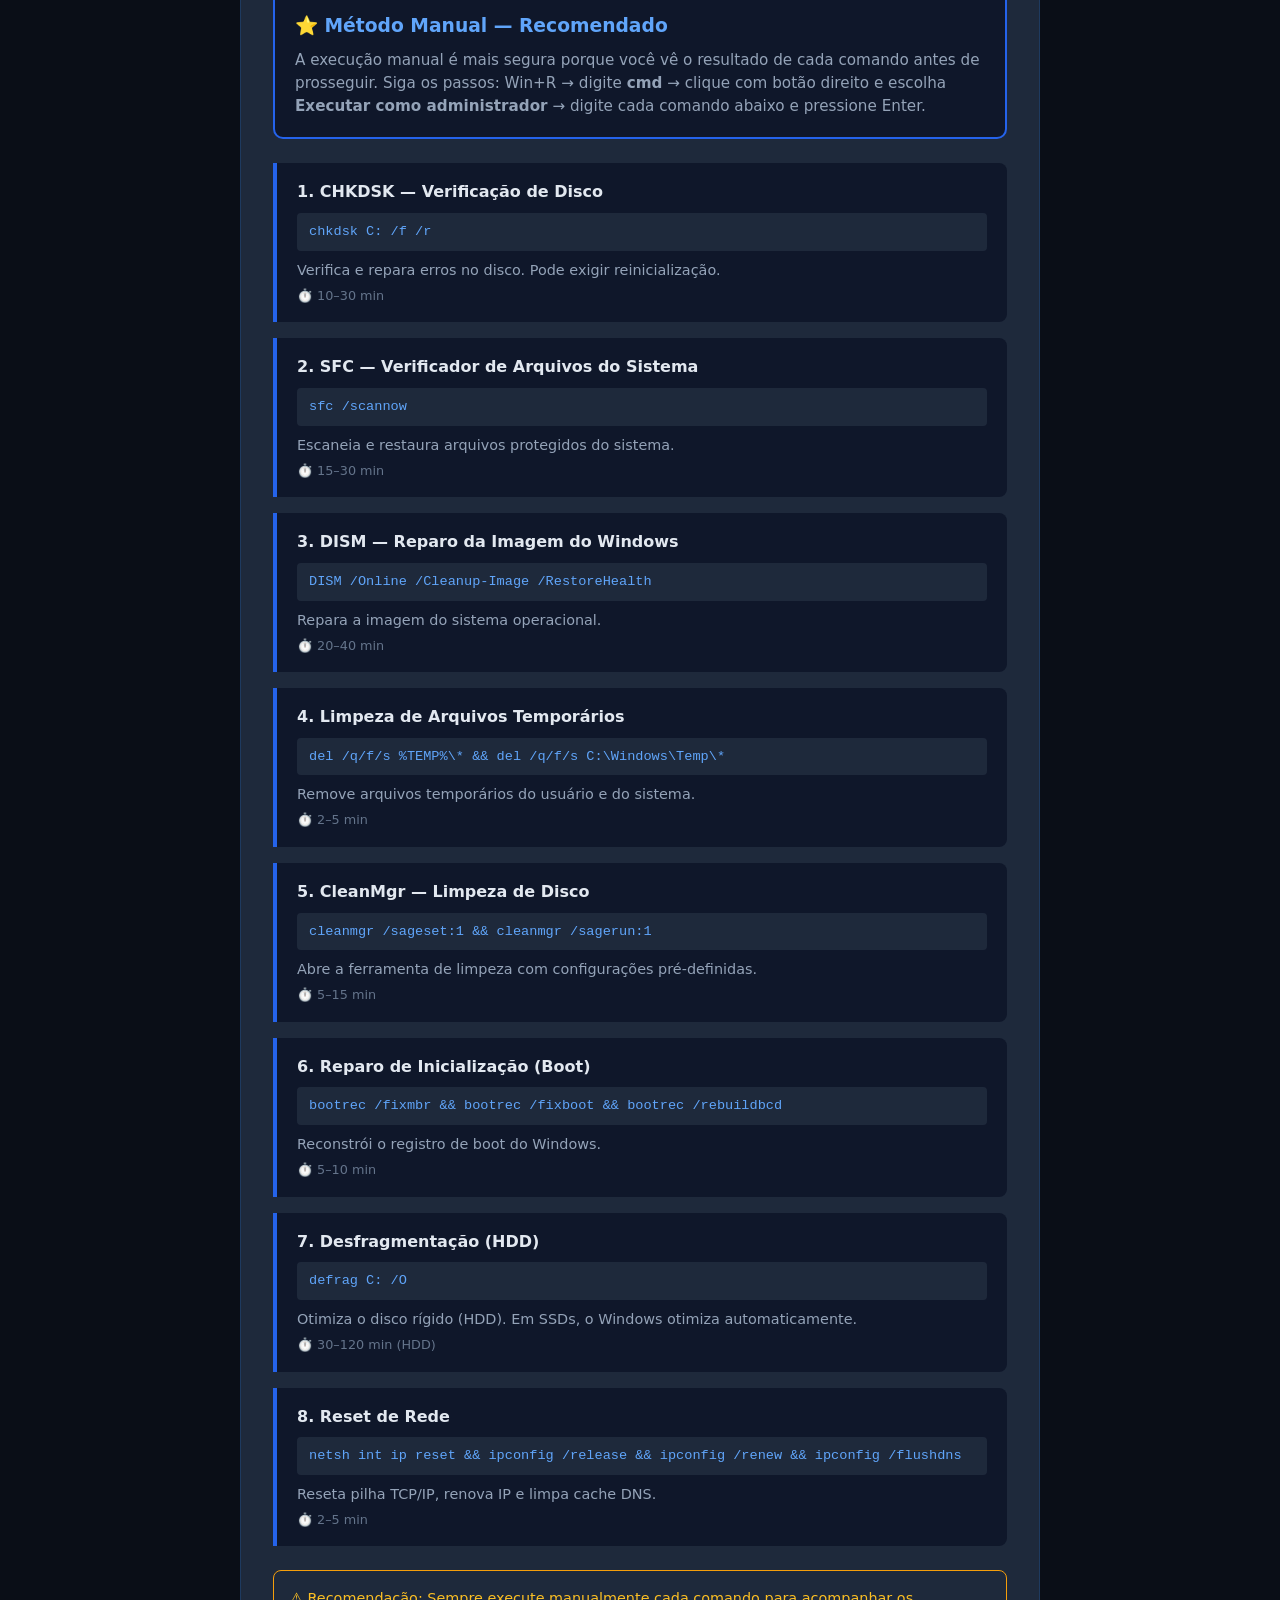
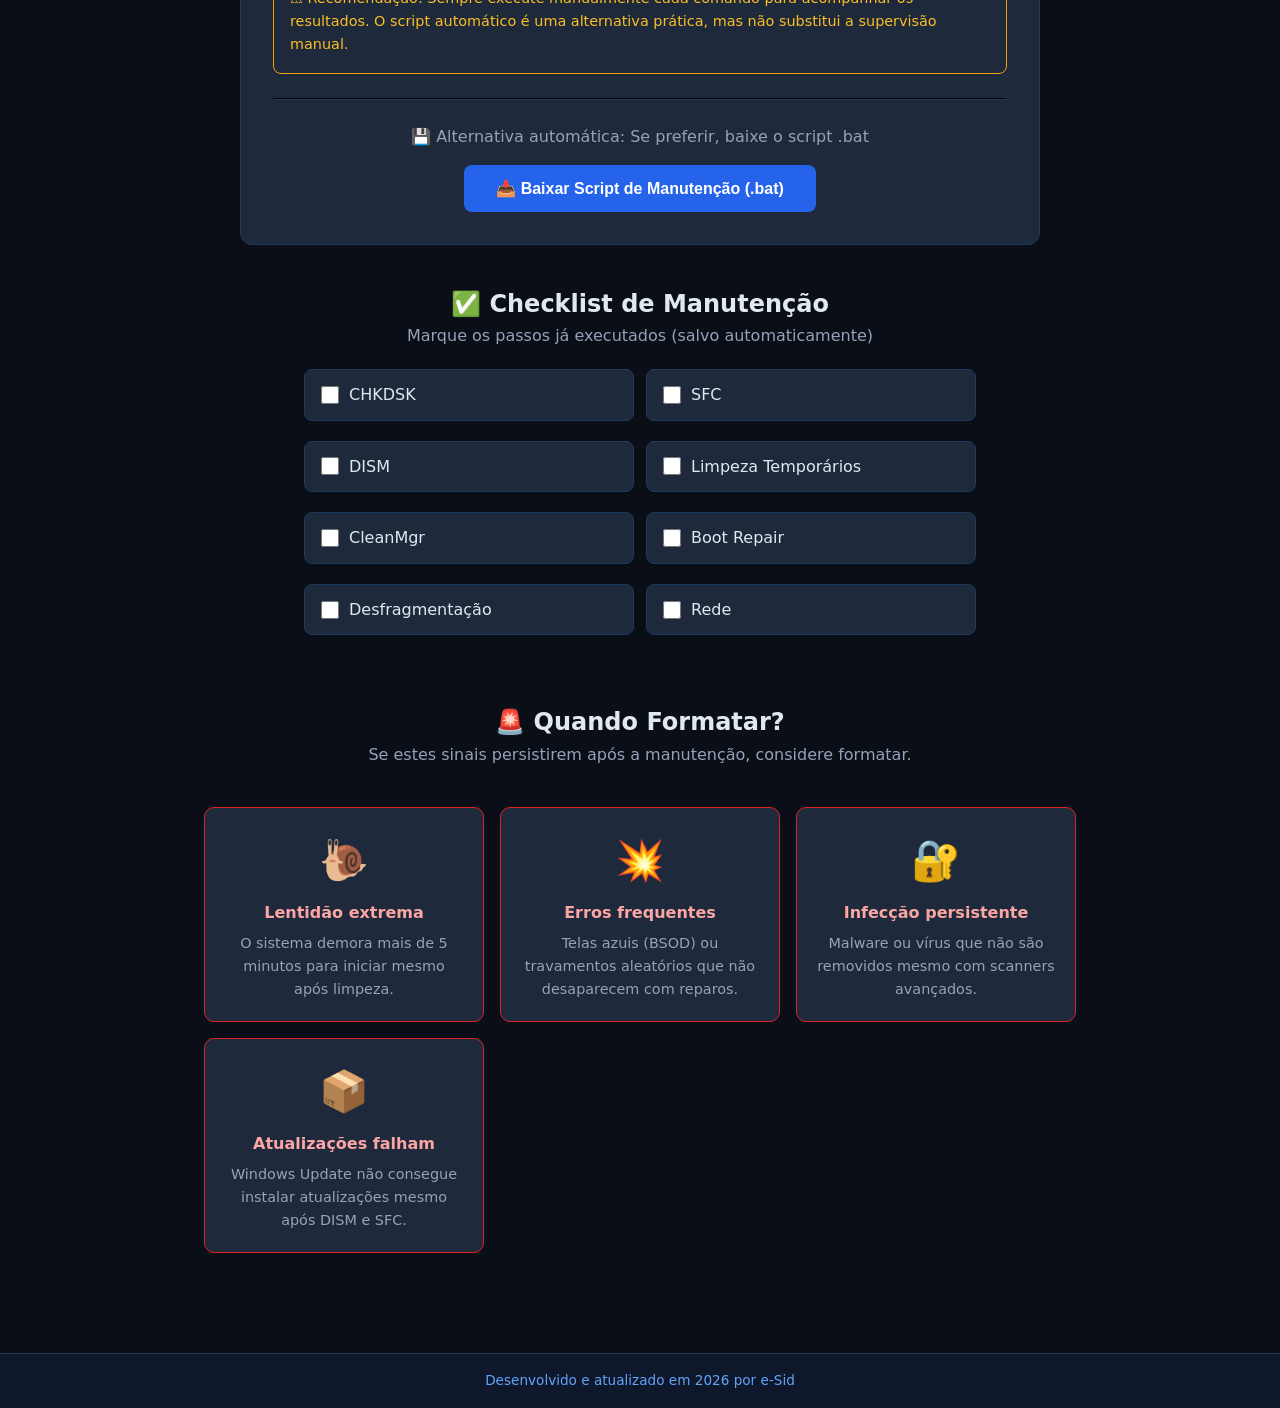
<file: manutencao1.html>
<!DOCTYPE html>
<html lang="pt-BR">
<head>
  <meta charset="UTF-8">
  <meta name="viewport" content="width=device-width, initial-scale=1.0">
  <title>🛡️ Manutenção Preventiva — Windows 11</title>
  <meta name="description" content="Guia completo com 8 passos de manutenção preventiva do Windows 11. Execute manualmente comando por comando ou baixe o script automático .bat.">
  <meta name="author" content="Edu Sidegum">
  <meta name="geo.region" content="BR-RS">
  <meta name="geo.placename" content="Novo Hamburgo">
  <meta name="robots" content="index, follow, max-snippet:-1, max-image-preview:large, max-video-preview:-1">
  <meta name="googlebot" content="index, follow, max-snippet:-1, max-image-preview:large, max-video-preview:-1">
  <meta name="bingbot" content="index, follow, max-snippet:-1, max-image-preview:large">
  <link rel="canonical" href="https://edusidegum.github.io/windows11/manutencao.html">
  <meta property="og:type" content="website">
  <meta property="og:title" content="🛡️ Manutenção Preventiva — Windows 11">
  <meta property="og:description" content="Guia completo com 8 passos de manutenção preventiva do Windows 11. Execute manualmente comando por comando ou baixe o script automático .bat.">
  <meta property="og:url" content="https://edusidegum.github.io/windows11/manutencao.html">
  <meta property="og:image" content="https://edusidegum.github.io/windows11/assets/img/og-manutencao.webp">
  <meta property="og:locale" content="pt_BR">
  <meta name="twitter:card" content="summary_large_image">
  <meta name="twitter:title" content="🛡️ Manutenção Preventiva — Windows 11">
  <meta name="twitter:description" content="Guia completo com 8 passos de manutenção preventiva do Windows 11. Execute manualmente comando por comando ou baixe o script automático .bat.">
  <meta name="twitter:image" content="https://edusidegum.github.io/windows11/assets/img/og-manutencao.webp">
  <link rel="preload" as="image" href="https://edusidegum.github.io/windows11/assets/img/hero-manutencao.webp">
  <link rel="preload" as="style" href="assets/css/style.css">
  <link rel="stylesheet" href="assets/css/style.css">
  <!-- Google Fonts Caveat CORRETAMENTE no head -->
  <link href="https://fonts.googleapis.com/css2?family=Caveat:wght@400;600;700&display=swap" rel="stylesheet">
  <script src="https://edusidegum.github.io/menu/scripts/bloco-incluir.js" defer></script>
  <script src="https://edusidegum.github.io/menu/scripts/bloco-protecao.js" defer></script>
  <style>
    body { background: #0a0e17; color: #e2e8f0; font-family: 'Segoe UI', system-ui, -apple-system, sans-serif; margin: 0; }
    .top-header { padding: 0 5%; height: 64px; display: flex; align-items: center; justify-content: space-between; background: linear-gradient(135deg, #0f172a 0%, #1e293b 100%); border-bottom: 2px solid #1e3a5f; }
    .hero-section { text-align: center; padding: 60px 5% 40px; background: linear-gradient(180deg, #0f172a 0%, #0a0e17 100%); }
    .hero-section h1 { font-size: 2.2rem; color: #e2e8f0; margin-bottom: 16px; }
    .hero-section p { font-size: 1.1rem; color: #94a3b8; max-width: 720px; margin: 0 auto; line-height: 1.6; }
    .steps-grid { display: grid; grid-template-columns: repeat(auto-fit, minmax(280px, 1fr)); gap: 20px; padding: 40px 5%; max-width: 1200px; margin: 0 auto; }
    .passo-card { background: #1e293b; border: 1px solid #1e3a5f; border-radius: 12px; padding: 24px; transition: border-color 0.3s; }
    .passo-card:hover { border-color: #2563eb; }
    .passo-card .icone { font-size: 2rem; margin-bottom: 12px; }
    .passo-card h3 { font-size: 1.2rem; color: #e2e8f0; margin: 0 0 8px; }
    .passo-card p { font-size: 0.9rem; color: #94a3b8; margin: 0 0 12px; line-height: 1.5; }
    .passo-card .code-block { background: #0f172a; border: 1px solid #1e3a5f; border-radius: 6px; padding: 10px 14px; font-family: 'Consolas', 'Courier New', monospace; font-size: 0.85rem; color: #60a5fa; overflow-x: auto; white-space: nowrap; }
    .passo-card .tempo { font-size: 0.8rem; color: #64748b; margin-top: 8px; }
    .video-wrapper { position: relative; padding-bottom: 56.25%; height: 0; overflow: hidden; max-width: 800px; margin: 40px auto; border-radius: 12px; border: 1px solid #1e3a5f; }
    .video-wrapper iframe { position: absolute; top: 0; left: 0; width: 100%; height: 100%; border: 0; }
    .download-box { background: #1e293b; border: 1px solid #1e3a5f; border-radius: 12px; padding: 32px; margin: 40px 5%; max-width: 800px; margin-left: auto; margin-right: auto; }
    .download-box h2 { text-align: center; color: #e2e8f0; margin-top: 0; }
    .manual-card { background: #0f172a; border: 2px solid #2563eb; border-radius: 10px; padding: 20px; margin-bottom: 24px; }
    .manual-card h3 { color: #60a5fa; margin: 0 0 8px; }
    .manual-card p { color: #94a3b8; font-size: 0.95rem; line-height: 1.5; }
    .command-item { border-left: 4px solid #2563eb; background: #0f172a; border-radius: 0 8px 8px 0; padding: 16px 20px; margin-bottom: 16px; }
    .command-item .cmd-title { font-weight: 700; color: #e2e8f0; margin-bottom: 4px; }
    .command-item .cmd-code { background: #1e293b; border-radius: 4px; padding: 8px 12px; font-family: 'Consolas', 'Courier New', monospace; font-size: 0.85rem; color: #60a5fa; overflow-x: auto; white-space: nowrap; margin: 8px 0; }
    .command-item .cmd-desc { color: #94a3b8; font-size: 0.9rem; }
    .command-item .cmd-tempo { color: #64748b; font-size: 0.8rem; margin-top: 4px; }
    .disclaimer-box { background: #1e293b; border: 1px solid #f59e0b; border-radius: 8px; padding: 16px; margin: 24px 0; font-size: 0.9rem; color: #fbbf24; }
    .btn-download { display: inline-block; padding: 14px 32px; background: #2563eb; color: #fff; border: none; border-radius: 8px; font-size: 1rem; font-weight: 600; cursor: pointer; text-decoration: none; transition: background 0.3s; }
    .btn-download:hover { background: #1d4ed8; }
    .checklist-grid { display: grid; grid-template-columns: repeat(auto-fit, minmax(240px, 1fr)); gap: 12px; padding: 20px 5%; max-width: 800px; margin: 0 auto; }
    .checklist-item { display: flex; align-items: center; gap: 10px; background: #1e293b; border: 1px solid #1e3a5f; border-radius: 8px; padding: 12px 16px; cursor: pointer; transition: background 0.2s; }
    .checklist-item.checked { background: #0f172a; border-color: #2563eb; text-decoration: line-through; color: #64748b; }
    .checklist-item input[type="checkbox"] { accent-color: #2563eb; width: 18px; height: 18px; cursor: pointer; }
    .format-panel { display: grid; grid-template-columns: repeat(auto-fit, minmax(220px, 1fr)); gap: 16px; padding: 40px 5%; max-width: 1000px; margin: 0 auto; }
    .format-card { background: #1e293b; border: 1px solid #dc2626; border-radius: 10px; padding: 20px; text-align: center; }
    .format-card .icone { font-size: 2.5rem; margin-bottom: 8px; }
    .format-card h4 { color: #fca5a5; margin: 0 0 6px; }
    .format-card p { color: #94a3b8; font-size: 0.9rem; margin: 0; }
    #footer { margin-top: 60px; }
    .authority { text-align: center; padding: 16px; background: #0f172a; border-top: 1px solid #1e3a5f; color: #94a3b8; font-size: 0.85rem; }
    .authority a { color: #60a5fa; text-decoration: none; }
    .card-item:hover {
      transform: translateY(-4px);
      border-color: #2563eb !important;
      box-shadow: 0 8px 25px rgba(37,99,235,0.3);
    }
    .postit-overlay {
      position: fixed; top: 0; left: 0; width: 100%; height: 100%;
      background: rgba(0,0,0,0.7);
      display: flex; align-items: center; justify-content: center;
      z-index: 9999;
      opacity: 0; visibility: hidden;
      transition: opacity 0.3s ease, visibility 0.3s ease;
    }
    .postit-overlay.active {
      opacity: 1; visibility: visible;
    }
    .postit {
      background: #fef9c3;
      width: 380px; max-width: 90%;
      padding: 28px 24px;
      border-radius: 4px;
      box-shadow: 5px 5px 15px rgba(0,0,0,0.3);
      font-family: 'Caveat', cursive;
      font-size: 1.5rem;
      color: #0a1628;
      line-height: 1.5;
      position: relative;
      transform: rotate(var(--rot, 0deg));
    }
    .postit .close-btn {
      position: absolute; top: 8px; right: 12px;
      font-size: 1.5rem; color: #0a1628;
      cursor: pointer; background: none; border: none;
    }
    .postit .cmd-text {
      font-weight: 700; font-size: 1.6rem; margin-bottom: 8px;
      word-break: break-word;
    }
    .postit .desc-text {
      font-size: 1.3rem; white-space: pre-line;
    }
    @media (max-width: 700px) {
      .top-header { flex-wrap: wrap; height: auto; padding: 8px 5%; gap: 8px; }
      .top-header nav { gap: 12px; flex-wrap: wrap; justify-content: center; }
      .hero-section h1 { font-size: 1.6rem; }
      .steps-grid { grid-template-columns: 1fr; }
    }
  </style>
</head>
<body>
  <div class="top-header">
    <div>
      <span style="font-size: 1.25rem; font-weight: 700; color: #e2e8f0;">Windows 11 🛡️</span>
      <span style="font-size: 0.8rem; color: #94a3b8; margin-left: 8px;">Centro de Aprendizado</span>
    </div>
    <nav style="display: flex; gap: 24px; align-items: center;">
      <a href="dashboard.html" style="color: #94a3b8; font-size: 0.9rem; text-decoration: none;">Dashboard</a>
      <a href="manutencao.html" style="color: #2563eb; font-size: 0.9rem; text-decoration: none; border-bottom: 2px solid #2563eb; padding-bottom: 2px;">Manutenção</a>
      <a href="drivers.html" style="color: #94a3b8; font-size: 0.9rem; text-decoration: none;">Drivers</a>
      <a href="softwares.html" style="color: #94a3b8; font-size: 0.9rem; text-decoration: none;">Softwares</a>
      <a href="configuracoes.html" style="color: #94a3b8; font-size: 0.9rem; text-decoration: none;">Privacidade</a>
      <a href="FAQ_Microsoft.html" style="color: #94a3b8; font-size: 0.9rem; text-decoration: none;">FAQ</a>
    </nav>
    <a href="dashboard.html" style="display: inline-flex; align-items: center; gap: 4px; padding: 8px 18px; border: 1px solid #1e3a5f; border-radius: 8px; color: #94a3b8; font-size: 0.85rem; text-decoration: none; transition: all 0.2s;">← Voltar</a>
  </div>

  <!-- HERO -->
  <section class="hero-section" style="text-align:center;padding:60px 5% 40px;background:linear-gradient(135deg,#0f172a 0%,#1e293b 100%);">
    <h1 style="color:#e2e8f0;font-size:2.2rem;margin-bottom:16px;">🛡️ Manutenção Preventiva do Windows 11</h1>
    <p style="color:#94a3b8;font-size:1.1rem;max-width:700px;margin:0 auto 24px;">Antes de formatar, tente estes 8 comandos. Clique em cada card para abrir a instrução em um post-it interativo.</p>
    <span style="color:#2563eb;font-size:1rem;font-weight:600;">🔧 Aprenda, investigue e valide cada etapa.</span>
  </section>

  <!-- 8 CARDS INTERATIVOS COM POST-IT -->
  <section style="padding:40px 5%;max-width:1200px;margin:0 auto;">
    <h2 style="color:#e2e8f0;text-align:center;font-size:1.5rem;margin-bottom:24px;">🔧 Os 8 Passos Essenciais</h2>
    <div style="display:grid;grid-template-columns:repeat(auto-fit,minmax(220px,1fr));gap:16px;" id="cardsGrid">
      <div class="card-item" data-index="0" style="background:#1e293b;border:1px solid #1e3a5f;border-radius:12px;padding:20px;text-align:center;cursor:pointer;transition:transform 0.2s,border-color 0.2s;">
        <div style="font-size:2.5rem;margin-bottom:8px;">🛡️</div>
        <h3 style="color:#e2e8f0;margin:0;font-size:1rem;">CHKDSK</h3>
      </div>
      <div class="card-item" data-index="1" style="background:#1e293b;border:1px solid #1e3a5f;border-radius:12px;padding:20px;text-align:center;cursor:pointer;transition:transform 0.2s,border-color 0.2s;">
        <div style="font-size:2.5rem;margin-bottom:8px;">🔧</div>
        <h3 style="color:#e2e8f0;margin:0;font-size:1rem;">SFC</h3>
      </div>
      <div class="card-item" data-index="2" style="background:#1e293b;border:1px solid #1e3a5f;border-radius:12px;padding:20px;text-align:center;cursor:pointer;transition:transform 0.2s,border-color 0.2s;">
        <div style="font-size:2.5rem;margin-bottom:8px;">⚙️</div>
        <h3 style="color:#e2e8f0;margin:0;font-size:1rem;">DISM</h3>
      </div>
      <div class="card-item" data-index="3" style="background:#1e293b;border:1px solid #1e3a5f;border-radius:12px;padding:20px;text-align:center;cursor:pointer;transition:transform 0.2s,border-color 0.2s;">
        <div style="font-size:2.5rem;margin-bottom:8px;">🧹</div>
        <h3 style="color:#e2e8f0;margin:0;font-size:1rem;">Temporários</h3>
      </div>
      <div class="card-item" data-index="4" style="background:#1e293b;border:1px solid #1e3a5f;border-radius:12px;padding:20px;text-align:center;cursor:pointer;transition:transform 0.2s,border-color 0.2s;">
        <div style="font-size:2.5rem;margin-bottom:8px;">🗑️</div>
        <h3 style="color:#e2e8f0;margin:0;font-size:1rem;">CleanMgr</h3>
      </div>
      <div class="card-item" data-index="5" style="background:#1e293b;border:1px solid #1e3a5f;border-radius:12px;padding:20px;text-align:center;cursor:pointer;transition:transform 0.2s,border-color 0.2s;">
        <div style="font-size:2.5rem;margin-bottom:8px;">🔄</div>
        <h3 style="color:#e2e8f0;margin:0;font-size:1rem;">Boot Repair</h3>
      </div>
      <div class="card-item" data-index="6" style="background:#1e293b;border:1px solid #1e3a5f;border-radius:12px;padding:20px;text-align:center;cursor:pointer;transition:transform 0.2s,border-color 0.2s;">
        <div style="font-size:2.5rem;margin-bottom:8px;">⚡</div>
        <h3 style="color:#e2e8f0;margin:0;font-size:1rem;">Desfragmentação</h3>
      </div>
      <div class="card-item" data-index="7" style="background:#1e293b;border:1px solid #1e3a5f;border-radius:12px;padding:20px;text-align:center;cursor:pointer;transition:transform 0.2s,border-color 0.2s;">
        <div style="font-size:2.5rem;margin-bottom:8px;">🌐</div>
        <h3 style="color:#e2e8f0;margin:0;font-size:1rem;">Rede</h3>
      </div>
    </div>
  </section>
  <!-- tag </div> extra removida -->

  <div class="video-wrapper">
    <iframe src="https://www.youtube.com/embed/_34GTJKnWNo" title="Tutorial de Manutenção Preventiva Windows 11" allow="accelerometer; autoplay; clipboard-write; encrypted-media; gyroscope; picture-in-picture" allowfullscreen></iframe>
  </div>

  <div class="download-box">
    <h2>📥 Executar Manutenção</h2>
    <div class="manual-card">
      <h3>⭐ Método Manual — Recomendado</h3>
      <p>A execução manual é mais segura porque você vê o resultado de cada comando antes de prosseguir. Siga os passos: Win+R → digite <strong>cmd</strong> → clique com botão direito e escolha <strong>Executar como administrador</strong> → digite cada comando abaixo e pressione Enter.</p>
    </div>

    <div class="command-item">
      <div class="cmd-title">1. CHKDSK — Verificação de Disco</div>
      <div class="cmd-code">chkdsk C: /f /r</div>
      <div class="cmd-desc">Verifica e repara erros no disco. Pode exigir reinicialização.</div>
      <div class="cmd-tempo">⏱️ 10–30 min</div>
    </div>
    <div class="command-item">
      <div class="cmd-title">2. SFC — Verificador de Arquivos do Sistema</div>
      <div class="cmd-code">sfc /scannow</div>
      <div class="cmd-desc">Escaneia e restaura arquivos protegidos do sistema.</div>
      <div class="cmd-tempo">⏱️ 15–30 min</div>
    </div>
    <div class="command-item">
      <div class="cmd-title">3. DISM — Reparo da Imagem do Windows</div>
      <div class="cmd-code">DISM /Online /Cleanup-Image /RestoreHealth</div>
      <div class="cmd-desc">Repara a imagem do sistema operacional.</div>
      <div class="cmd-tempo">⏱️ 20–40 min</div>
    </div>
    <div class="command-item">
      <div class="cmd-title">4. Limpeza de Arquivos Temporários</div>
      <div class="cmd-code">del /q/f/s %TEMP%\* && del /q/f/s C:\Windows\Temp\*</div>
      <div class="cmd-desc">Remove arquivos temporários do usuário e do sistema.</div>
      <div class="cmd-tempo">⏱️ 2–5 min</div>
    </div>
    <div class="command-item">
      <div class="cmd-title">5. CleanMgr — Limpeza de Disco</div>
      <div class="cmd-code">cleanmgr /sageset:1 && cleanmgr /sagerun:1</div>
      <div class="cmd-desc">Abre a ferramenta de limpeza com configurações pré-definidas.</div>
      <div class="cmd-tempo">⏱️ 5–15 min</div>
    </div>
    <div class="command-item">
      <div class="cmd-title">6. Reparo de Inicialização (Boot)</div>
      <div class="cmd-code">bootrec /fixmbr && bootrec /fixboot && bootrec /rebuildbcd</div>
      <div class="cmd-desc">Reconstrói o registro de boot do Windows.</div>
      <div class="cmd-tempo">⏱️ 5–10 min</div>
    </div>
    <div class="command-item">
      <div class="cmd-title">7. Desfragmentação (HDD)</div>
      <div class="cmd-code">defrag C: /O</div>
      <div class="cmd-desc">Otimiza o disco rígido (HDD). Em SSDs, o Windows otimiza automaticamente.</div>
      <div class="cmd-tempo">⏱️ 30–120 min (HDD)</div>
    </div>
    <div class="command-item">
      <div class="cmd-title">8. Reset de Rede</div>
      <div class="cmd-code">netsh int ip reset && ipconfig /release && ipconfig /renew && ipconfig /flushdns</div>
      <div class="cmd-desc">Reseta pilha TCP/IP, renova IP e limpa cache DNS.</div>
      <div class="cmd-tempo">⏱️ 2–5 min</div>
    </div>

    <div class="disclaimer-box">
      ⚠️ Recomendação: Sempre execute manualmente cada comando para acompanhar os resultados. O script automático é uma alternativa prática, mas não substitui a supervisão manual.
    </div>

    <hr style="border-color: #1e3a5f; margin: 24px 0;">

    <div style="text-align: center;">
      <p style="color: #94a3b8; font-size: 1rem; margin-bottom: 16px;">💾 Alternativa automática: Se preferir, baixe o script .bat</p>
      <button class="btn-download" onclick="baixarScript()">📥 Baixar Script de Manutenção (.bat)</button>
    </div>
  </div>

  <h2 style="text-align: center; color: #e2e8f0; margin-top: 40px;">✅ Checklist de Manutenção</h2>
  <p style="text-align: center; color: #94a3b8;">Marque os passos já executados (salvo automaticamente)</p>
  <div class="checklist-grid" id="checklist-container">
    <label class="checklist-item" data-id="1"><input type="checkbox"> CHKDSK</label>
    <label class="checklist-item" data-id="2"><input type="checkbox"> SFC</label>
    <label class="checklist-item" data-id="3"><input type="checkbox"> DISM</label>
    <label class="checklist-item" data-id="4"><input type="checkbox"> Limpeza Temporários</label>
    <label class="checklist-item" data-id="5"><input type="checkbox"> CleanMgr</label>
    <label class="checklist-item" data-id="6"><input type="checkbox"> Boot Repair</label>
    <label class="checklist-item" data-id="7"><input type="checkbox"> Desfragmentação</label>
    <label class="checklist-item" data-id="8"><input type="checkbox"> Rede</label>
  </div>

  <h2 style="text-align: center; color: #e2e8f0; margin-top: 40px;">🚨 Quando Formatar?</h2>
  <p style="text-align: center; color: #94a3b8;">Se estes sinais persistirem após a manutenção, considere formatar.</p>
  <div class="format-panel">
    <div class="format-card">
      <div class="icone">🐌</div>
      <h4>Lentidão extrema</h4>
      <p>O sistema demora mais de 5 minutos para iniciar mesmo após limpeza.</p>
    </div>
    <div class="format-card">
      <div class="icone">💥</div>
      <h4>Erros frequentes</h4>
      <p>Telas azuis (BSOD) ou travamentos aleatórios que não desaparecem com reparos.</p>
    </div>
    <div class="format-card">
      <div class="icone">🔐</div>
      <h4>Infecção persistente</h4>
      <p>Malware ou vírus que não são removidos mesmo com scanners avançados.</p>
    </div>
    <div class="format-card">
      <div class="icone">📦</div>
      <h4>Atualizações falham</h4>
      <p>Windows Update não consegue instalar atualizações mesmo após DISM e SFC.</p>
    </div>
  </div>

  <!-- OVERLAY POST-IT -->
  <div class="postit-overlay" id="postitOverlay">
    <div class="postit" id="postitContent">
      <button class="close-btn" id="closePostit">✕</button>
      <div class="cmd-text" id="postitCmd"></div>
      <div class="desc-text" id="postitDesc"></div>
    </div>
  </div>

  <div id="footer"></div>
  <div class="authority">
    <a href="https://edusidegum.github.io/menu/compartilhado/em_obras.html">Desenvolvido e atualizado em 2026 por e-Sid</a>
  </div>
  <div id="cookies"></div>
  <div id="ga4-gtm"></div>

  <!-- Script ÚNICO com todas as funcionalidades -->
  <script>
    // Função para baixar .bat
    function baixarScript() {
      const conteudo = `@echo off
chcp 65001 >nul
echo ============================================
echo  MANUTENÇÃO PREVENTIVA WINDOWS 11
echo  Execute como Administrador!
echo ============================================
echo.

REM Verificar se está como administrador
net session >nul 2>&1
if %errorlevel% neq 0 (
    echo ⚠️  Este script precisa ser executado como Administrador.
    echo    Clique com botão direito e escolha "Executar como administrador".
    pause
    exit /b 1
)

echo [1/8] CHKDSK - Verificando disco...
chkdsk C: /f /r
echo.

echo [2/8] SFC - Verificando integridade do sistema...
sfc /scannow
echo.

echo [3/8] DISM - Reparando imagem do Windows...
DISM /Online /Cleanup-Image /RestoreHealth
echo.

echo [4/8] Limpando arquivos temporários...
del /q/f/s %TEMP%\* >nul 2>&1
del /q/f/s C:\Windows\Temp\* >nul 2>&1
echo Temporários removidos.
echo.

echo [5/8] CleanMgr - Limpeza de disco...
cleanmgr /sageset:1 >nul 2>&1
cleanmgr /sagerun:1
echo.

echo [6/8] Reparando boot...
bootrec /fixmbr >nul 2>&1
bootrec /fixboot >nul 2>&1
bootrec /rebuildbcd >nul 2>&1
echo Boot reparado.
echo.

echo [7/8] Desfragmentando disco...
defrag C: /O
echo.

echo [8/8] Resetando rede...
netsh int ip reset >nul 2>&1
ipconfig /release >nul 2>&1
ipconfig /renew >nul 2>&1
ipconfig /flushdns >nul 2>&1
echo Rede resetada.
echo.

echo ============================================
echo  MANUTENÇÃO CONCLUÍDA!
echo  Reinicie o computador para aplicar todas as alterações.
echo ============================================
pause`;
      const blob = new Blob([conteudo], { type: 'application/x-msdos-program' });
      const url = URL.createObjectURL(blob);
      const a = document.createElement('a');
      a.href = url;
      a.download = 'Manutencao_Windows11.bat';
      document.body.appendChild(a);
      a.click();
      document.body.removeChild(a);
      URL.revokeObjectURL(url);
    }

    // Array de comandos para post-it
    const commands = [
      { title: "CHKDSK", command: "chkdsk C: /f /r /x", description: "Verifica e repara erros no disco rígido, setores defeituosos e problemas de sistema de arquivos. Necessita reinicialização." },
      { title: "SFC", command: "sfc /scannow", description: "Escaneia e restaura arquivos corrompidos ou ausentes do sistema." },
      { title: "DISM", command: "DISM /Online /Cleanup-Image /RestoreHealth", description: "Repara a imagem do sistema operacional e o componente de instalação." },
      { title: "Temporários", command: "del /q /f /s %TEMP%\*", description: "Remove arquivos temporários que acumulam e ocupam espaço." },
      { title: "CleanMgr", command: "cleanmgr /sagerun:1", description: "Executa a limpeza de disco com configurações pré-definidas." },
      { title: "Boot Repair", command: "bootrec /fixboot & bootrec /fixmbr", description: "Corrige problemas no registro de inicialização e no MBR." },
      { title: "Desfragmentação", command: "defrag C: /O", description: "Otimiza o disco rígido reorganizando arquivos fragmentados (apenas HDD, SSDs não precisam)." },
      { title: "Rede", command: "ipconfig /flushdns & netsh winsock reset", description: "Limpa o cache DNS e redefine as configurações de rede." }
    ];

    const overlay = document.getElementById('postitOverlay');
    const postit = document.getElementById('postitContent');
    const cmdEl = document.getElementById('postitCmd');
    const descEl = document.getElementById('postitDesc');
    const closeBtn = document.getElementById('closePostit');

    function openPostIt(index) {
      const data = commands[index];
      cmdEl.textContent = data.command;
      descEl.textContent = data.description;
      const rot = (Math.random() * 6 - 3).toFixed(1);
      postit.style.setProperty('--rot', rot + 'deg');
      overlay.classList.add('active');
    }

    function closePostIt() {
      overlay.classList.remove('active');
    }

    document.querySelectorAll('.card-item').forEach(card => {
      card.addEventListener('click', function() {
        openPostIt(parseInt(this.dataset.index));
      });
    });

    overlay.addEventListener('click', function(e) {
      if (e.target === overlay) closePostIt();
    });

    closeBtn.addEventListener('click', closePostIt);

    document.addEventListener('keydown', function(e) {
      if (e.key === 'Escape') closePostIt();
    });

    // Checklist com LocalStorage
    document.addEventListener('DOMContentLoaded', function() {
      const checkboxes = document.querySelectorAll('#checklist-container input[type="checkbox"]');
      checkboxes.forEach(cb => {
        const id = cb.closest('.checklist-item').dataset.id;
        const saved = localStorage.getItem('checklist_' + id);
        if (saved === 'true') {
          cb.checked = true;
          cb.closest('.checklist-item').classList.add('checked');
        }
        cb.addEventListener('change', function() {
          const item = this.closest('.checklist-item');
          const id = item.dataset.id;
          if (this.checked) {
            localStorage.setItem('checklist_' + id, 'true');
            item.classList.add('checked');
          } else {
            localStorage.removeItem('checklist_' + id);
            item.classList.remove('checked');
          }
        });
      });
    });
  </script>
</body>
</html>
</file>
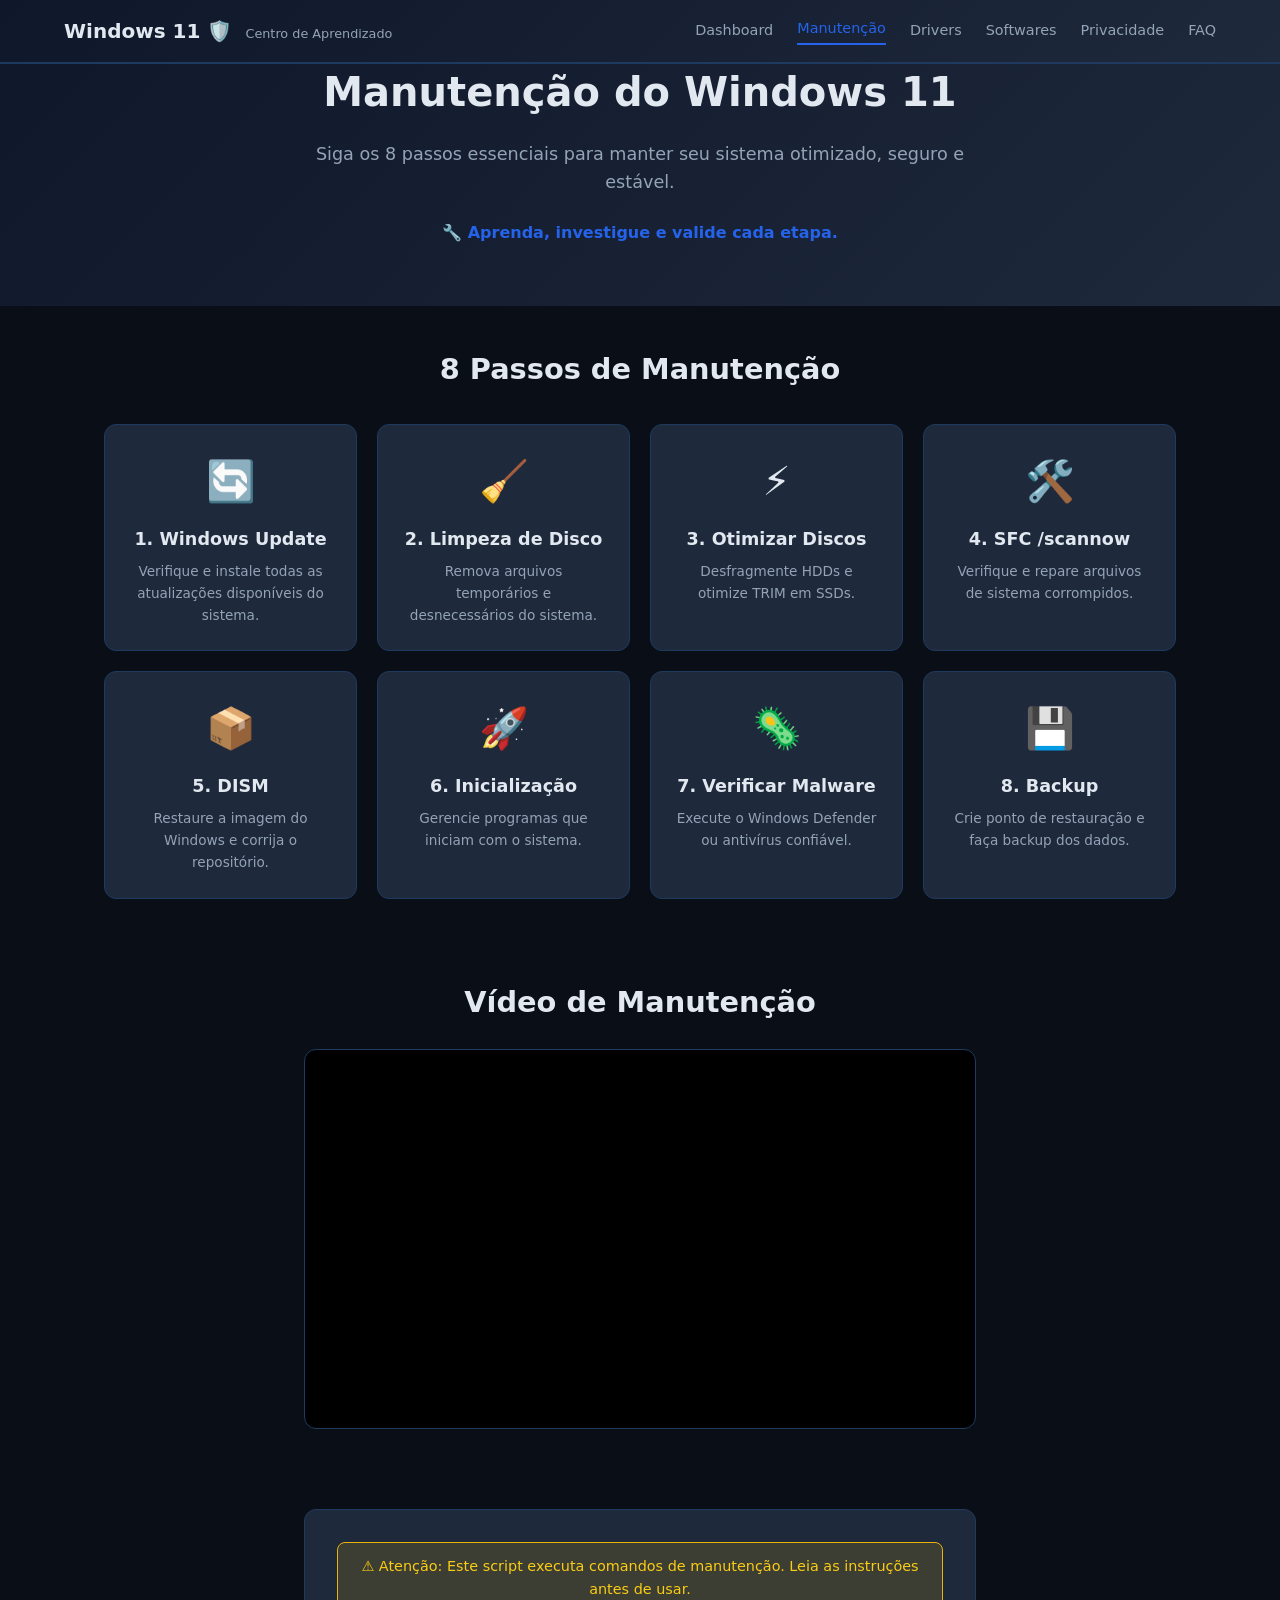
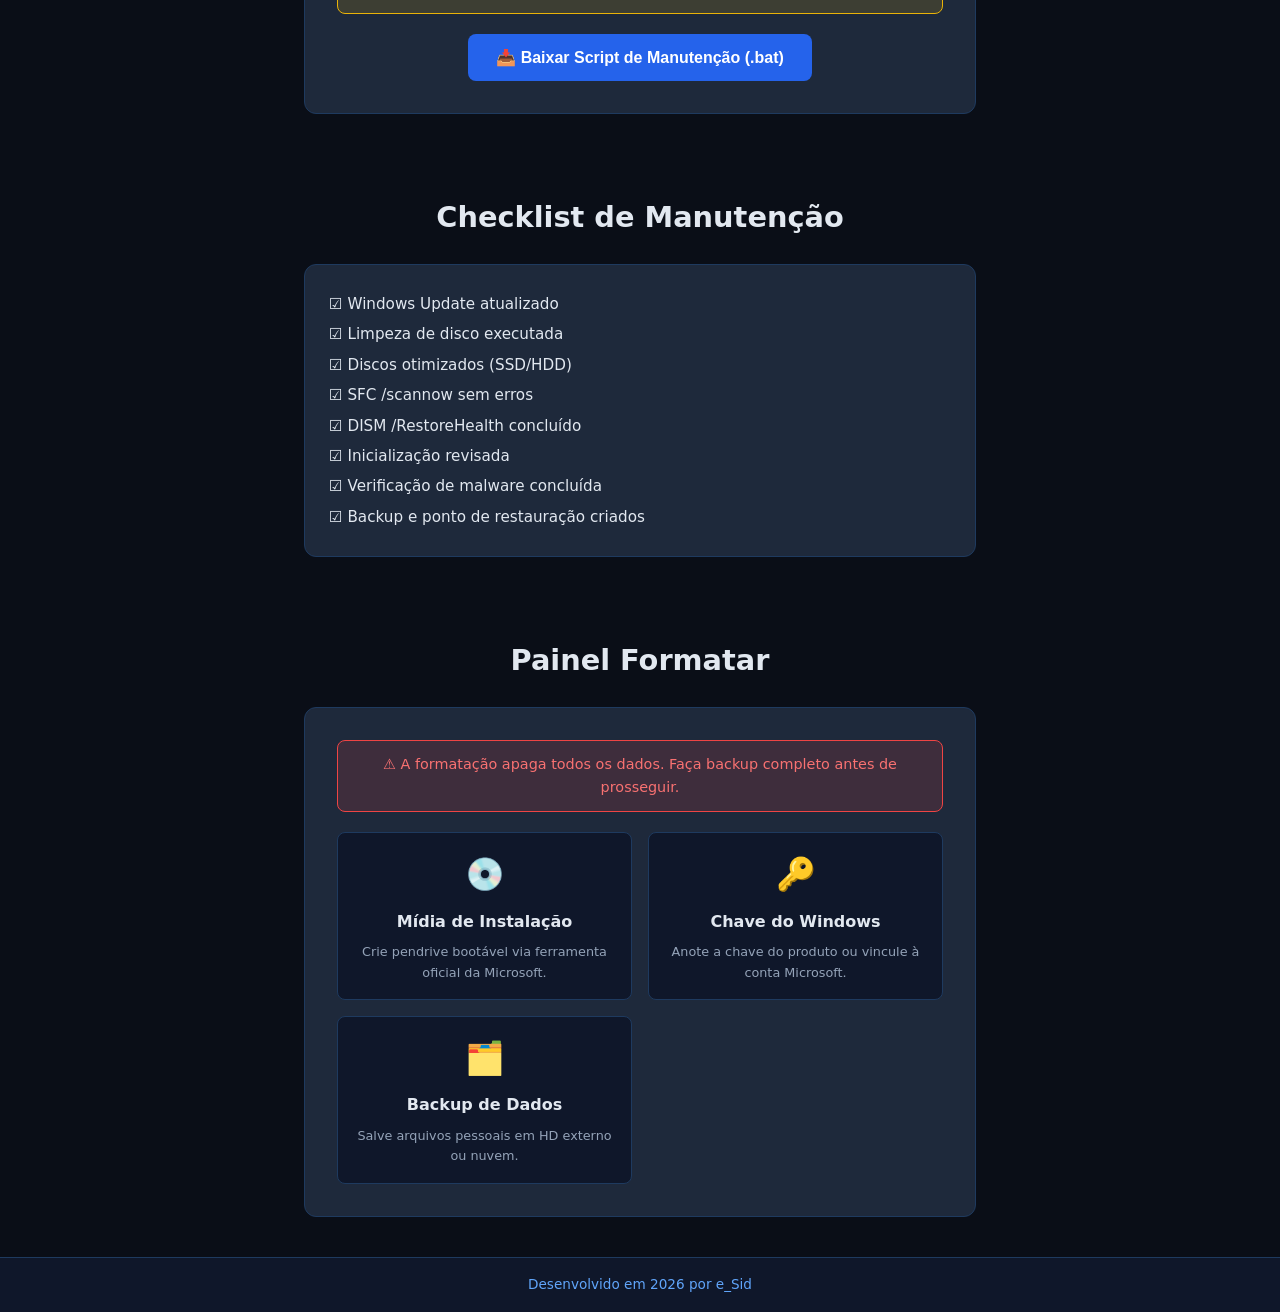
<file: manutencao_Vs1.html>
<!DOCTYPE html>
<html lang="pt-BR">
<head>
  <meta charset="UTF-8">
  <meta name="viewport" content="width=device-width, initial-scale=1.0">
  <title>Manutenção | Windows 11 Maintenance Hub</title>
  <meta name="description" content="Guia completo de manutenção para Windows 11 - 8 passos essenciais, scripts, checklist e painel de formatação.">
  <meta name="author" content="<e/> e-Sid">
  <link rel="stylesheet" href="assets/css/style.css">
  <script src="https://edusidegum.github.io/menu/scripts/bloco-incluir.js" defer></script>
  <script src="https://edusidegum.github.io/menu/scripts/bloco-protecao.js" defer></script>
</head>
<body>

  <!-- HEADER LOCAL -->
  <div class="top-header" style="padding: 0 5%; height: 64px; display: flex; align-items: center; justify-content: space-between; background: linear-gradient(135deg, #0f172a 0%, #1e293b 100%); border-bottom: 2px solid #1e3a5f;">
    <div>
      <span style="font-size: 1.25rem; font-weight: 700; color: #e2e8f0;">Windows 11 🛡️</span>
      <span style="font-size: 0.8rem; color: #94a3b8; margin-left: 8px;">Centro de Aprendizado</span>
    </div>
    <nav style="display: flex; gap: 24px; align-items: center;">
      <a href="dashboard.html" style="color: #94a3b8; font-size: 0.9rem; text-decoration: none;">Dashboard</a>
      <a href="manutencao.html" style="color: #2563eb; font-size: 0.9rem; text-decoration: none; border-bottom: 2px solid #2563eb; padding-bottom: 2px;">Manutenção</a>
      <a href="drivers.html" style="color: #94a3b8; font-size: 0.9rem; text-decoration: none;">Drivers</a>
      <a href="softwares.html" style="color: #94a3b8; font-size: 0.9rem; text-decoration: none;">Softwares</a>
      <a href="configuracoes.html" style="color: #94a3b8; font-size: 0.9rem; text-decoration: none;">Privacidade</a>
      <a href="FAQ_Microsoft.html" style="color: #94a3b8; font-size: 0.9rem; text-decoration: none;">FAQ</a>
    </nav>
  </div>

  <!-- HERO SECTION -->
  <section class="hero-section" style="background: linear-gradient(135deg, #0f172a 0%, #1e293b 100%); padding: 60px 5%; text-align: center;">
    <h1 style="color: #e2e8f0; font-size: 2.5rem; margin-bottom: 16px;">Manutenção do Windows 11</h1>
    <p style="color: #94a3b8; font-size: 1.1rem; max-width: 700px; margin: 0 auto 24px;">Siga os 8 passos essenciais para manter seu sistema otimizado, seguro e estável.</p>
    <span style="color: #2563eb; font-size: 1rem; font-weight: 600;">🔧 Aprenda, investigue e valide cada etapa.</span>
  </section>

  <!-- 8 PASSOS EM GRID -->
  <section style="padding: 40px 5%; max-width: 1200px; margin: 0 auto;">
    <h2 style="color: #e2e8f0; text-align: center; font-size: 1.8rem; margin-bottom: 32px;">8 Passos de Manutenção</h2>
    <div style="display: grid; grid-template-columns: repeat(auto-fit, minmax(250px, 1fr)); gap: 20px;">

      <div style="background: #1e293b; border: 1px solid #1e3a5f; border-radius: 12px; padding: 24px; text-align: center;">
        <div style="font-size: 2.5rem; margin-bottom: 12px;">🔄</div>
        <h3 style="color: #e2e8f0; font-size: 1.1rem; margin: 0;">1. Windows Update</h3>
        <p style="color: #94a3b8; font-size: 0.85rem; margin-top: 8px;">Verifique e instale todas as atualizações disponíveis do sistema.</p>
      </div>

      <div style="background: #1e293b; border: 1px solid #1e3a5f; border-radius: 12px; padding: 24px; text-align: center;">
        <div style="font-size: 2.5rem; margin-bottom: 12px;">🧹</div>
        <h3 style="color: #e2e8f0; font-size: 1.1rem; margin: 0;">2. Limpeza de Disco</h3>
        <p style="color: #94a3b8; font-size: 0.85rem; margin-top: 8px;">Remova arquivos temporários e desnecessários do sistema.</p>
      </div>

      <div style="background: #1e293b; border: 1px solid #1e3a5f; border-radius: 12px; padding: 24px; text-align: center;">
        <div style="font-size: 2.5rem; margin-bottom: 12px;">⚡</div>
        <h3 style="color: #e2e8f0; font-size: 1.1rem; margin: 0;">3. Otimizar Discos</h3>
        <p style="color: #94a3b8; font-size: 0.85rem; margin-top: 8px;">Desfragmente HDDs e otimize TRIM em SSDs.</p>
      </div>

      <div style="background: #1e293b; border: 1px solid #1e3a5f; border-radius: 12px; padding: 24px; text-align: center;">
        <div style="font-size: 2.5rem; margin-bottom: 12px;">🛠️</div>
        <h3 style="color: #e2e8f0; font-size: 1.1rem; margin: 0;">4. SFC /scannow</h3>
        <p style="color: #94a3b8; font-size: 0.85rem; margin-top: 8px;">Verifique e repare arquivos de sistema corrompidos.</p>
      </div>

      <div style="background: #1e293b; border: 1px solid #1e3a5f; border-radius: 12px; padding: 24px; text-align: center;">
        <div style="font-size: 2.5rem; margin-bottom: 12px;">📦</div>
        <h3 style="color: #e2e8f0; font-size: 1.1rem; margin: 0;">5. DISM</h3>
        <p style="color: #94a3b8; font-size: 0.85rem; margin-top: 8px;">Restaure a imagem do Windows e corrija o repositório.</p>
      </div>

      <div style="background: #1e293b; border: 1px solid #1e3a5f; border-radius: 12px; padding: 24px; text-align: center;">
        <div style="font-size: 2.5rem; margin-bottom: 12px;">🚀</div>
        <h3 style="color: #e2e8f0; font-size: 1.1rem; margin: 0;">6. Inicialização</h3>
        <p style="color: #94a3b8; font-size: 0.85rem; margin-top: 8px;">Gerencie programas que iniciam com o sistema.</p>
      </div>

      <div style="background: #1e293b; border: 1px solid #1e3a5f; border-radius: 12px; padding: 24px; text-align: center;">
        <div style="font-size: 2.5rem; margin-bottom: 12px;">🦠</div>
        <h3 style="color: #e2e8f0; font-size: 1.1rem; margin: 0;">7. Verificar Malware</h3>
        <p style="color: #94a3b8; font-size: 0.85rem; margin-top: 8px;">Execute o Windows Defender ou antivírus confiável.</p>
      </div>

      <div style="background: #1e293b; border: 1px solid #1e3a5f; border-radius: 12px; padding: 24px; text-align: center;">
        <div style="font-size: 2.5rem; margin-bottom: 12px;">💾</div>
        <h3 style="color: #e2e8f0; font-size: 1.1rem; margin: 0;">8. Backup</h3>
        <p style="color: #94a3b8; font-size: 0.85rem; margin-top: 8px;">Crie ponto de restauração e faça backup dos dados.</p>
      </div>

    </div>
  </section>

  <!-- VÍDEO -->
  <section style="padding: 40px 5%; max-width: 800px; margin: 0 auto;">
    <h2 style="color: #e2e8f0; text-align: center; font-size: 1.8rem; margin-bottom: 24px;">Vídeo de Manutenção</h2>
    <div class="video-wrapper" style="position: relative; padding-bottom: 56.25%; height: 0; overflow: hidden; border-radius: 12px; border: 1px solid #1e3a5f;">
      <iframe style="position: absolute; top: 0; left: 0; width: 100%; height: 100%;" src="https://www.youtube.com/embed/_34GTJKnWNo" title="Vídeo de Manutenção" frameborder="0" allow="accelerometer; autoplay; clipboard-write; encrypted-media; gyroscope; picture-in-picture" allowfullscreen></iframe>
    </div>
  </section>

  <!-- DOWNLOAD SCRIPT .BAT -->
  <section style="padding: 40px 5%; max-width: 800px; margin: 0 auto;">
    <div style="background: #1e293b; border: 1px solid #1e3a5f; border-radius: 12px; padding: 32px; text-align: center;">
      <div style="background: rgba(234, 179, 8, 0.15); border: 1px solid #eab308; border-radius: 8px; padding: 12px; margin-bottom: 20px; color: #facc15; font-size: 0.9rem;">
        ⚠️ Atenção: Este script executa comandos de manutenção. Leia as instruções antes de usar.
      </div>
      <button id="downloadBatBtn" style="background: #2563eb; color: #fff; border: none; padding: 14px 28px; border-radius: 8px; font-size: 1rem; font-weight: 600; cursor: pointer; transition: background 0.2s;">
        📥 Baixar Script de Manutenção (.bat)
      </button>
    </div>
  </section>

  <script>
    document.getElementById('downloadBatBtn').addEventListener('click', function() {
      var batContent = `@echo off
chcp 65001 >nul
echo ====================================
echo   Windows 11 Maintenance Script
echo ====================================
echo.
echo Executando limpeza de arquivos temporarios...
del /q /f /s %TEMP%\*.* >nul 2>&1
echo Limpeza concluida.
echo.
echo Verificando integridade do sistema...
sfc /scannow
echo.
echo Restaurando imagem do Windows...
DISM /Online /Cleanup-Image /RestoreHealth
echo.
echo Otimizacao concluida.
echo Pressione qualquer tecla para sair.
pause >nul`;

      var blob = new Blob([batContent], { type: 'application/x-bat' });
      var url = URL.createObjectURL(blob);
      var a = document.createElement('a');
      a.href = url;
      a.download = 'manutencao_windows11.bat';
      document.body.appendChild(a);
      a.click();
      document.body.removeChild(a);
      URL.revokeObjectURL(url);
    });
  </script>

  <!-- CHECKLIST -->
  <section style="padding: 40px 5%; max-width: 800px; margin: 0 auto;">
    <h2 style="color: #e2e8f0; text-align: center; font-size: 1.8rem; margin-bottom: 24px;">Checklist de Manutenção</h2>
    <div style="background: #1e293b; border: 1px solid #1e3a5f; border-radius: 12px; padding: 24px;">
      <ul style="list-style: none; padding: 0; margin: 0; color: #e2e8f0; font-size: 0.95rem; line-height: 2;">
        <li>☑️ Windows Update atualizado</li>
        <li>☑️ Limpeza de disco executada</li>
        <li>☑️ Discos otimizados (SSD/HDD)</li>
        <li>☑️ SFC /scannow sem erros</li>
        <li>☑️ DISM /RestoreHealth concluído</li>
        <li>☑️ Inicialização revisada</li>
        <li>☑️ Verificação de malware concluída</li>
        <li>☑️ Backup e ponto de restauração criados</li>
      </ul>
    </div>
  </section>

  <!-- PAINEL FORMATAR -->
  <section style="padding: 40px 5%; max-width: 800px; margin: 0 auto;">
    <h2 style="color: #e2e8f0; text-align: center; font-size: 1.8rem; margin-bottom: 24px;">Painel Formatar</h2>
    <div style="background: #1e293b; border: 1px solid #1e3a5f; border-radius: 12px; padding: 32px;">
      <div style="background: rgba(239, 68, 68, 0.15); border: 1px solid #ef4444; border-radius: 8px; padding: 12px; margin-bottom: 20px; color: #f87171; font-size: 0.9rem; text-align: center;">
        ⚠️ A formatação apaga todos os dados. Faça backup completo antes de prosseguir.
      </div>
      <div style="display: grid; grid-template-columns: repeat(auto-fit, minmax(200px, 1fr)); gap: 16px;">
        <div style="background: #0f172a; border: 1px solid #1e3a5f; border-radius: 8px; padding: 16px; text-align: center;">
          <div style="font-size: 2rem; margin-bottom: 8px;">💿</div>
          <h4 style="color: #e2e8f0; margin: 0 0 8px;">Mídia de Instalação</h4>
          <p style="color: #94a3b8; font-size: 0.8rem; margin: 0;">Crie pendrive bootável via ferramenta oficial da Microsoft.</p>
        </div>
        <div style="background: #0f172a; border: 1px solid #1e3a5f; border-radius: 8px; padding: 16px; text-align: center;">
          <div style="font-size: 2rem; margin-bottom: 8px;">🔑</div>
          <h4 style="color: #e2e8f0; margin: 0 0 8px;">Chave do Windows</h4>
          <p style="color: #94a3b8; font-size: 0.8rem; margin: 0;">Anote a chave do produto ou vincule à conta Microsoft.</p>
        </div>
        <div style="background: #0f172a; border: 1px solid #1e3a5f; border-radius: 8px; padding: 16px; text-align: center;">
          <div style="font-size: 2rem; margin-bottom: 8px;">🗂️</div>
          <h4 style="color: #e2e8f0; margin: 0 0 8px;">Backup de Dados</h4>
          <p style="color: #94a3b8; font-size: 0.8rem; margin: 0;">Salve arquivos pessoais em HD externo ou nuvem.</p>
        </div>
      </div>
    </div>
  </section>

  <!-- FOOTER INCLUDE -->
  <div id="footer"></div>

  <!-- AUTORIDADE -->
  <div style="text-align:center;padding:16px;background:#0f172a;border-top:1px solid #1e3a5f;color:#94a3b8;font-size:0.85rem;">
    <a href="https://edusidegum.github.io/edusidegum/sobre.html" style="color:#60a5fa;text-decoration:none;">Desenvolvido em 2026 por e_Sid</a>
  </div>

  <!-- TRACKING -->
  <div id="cookies"></div>
  <div id="ga4-gtm"></div>

</body>
</html>
</file>
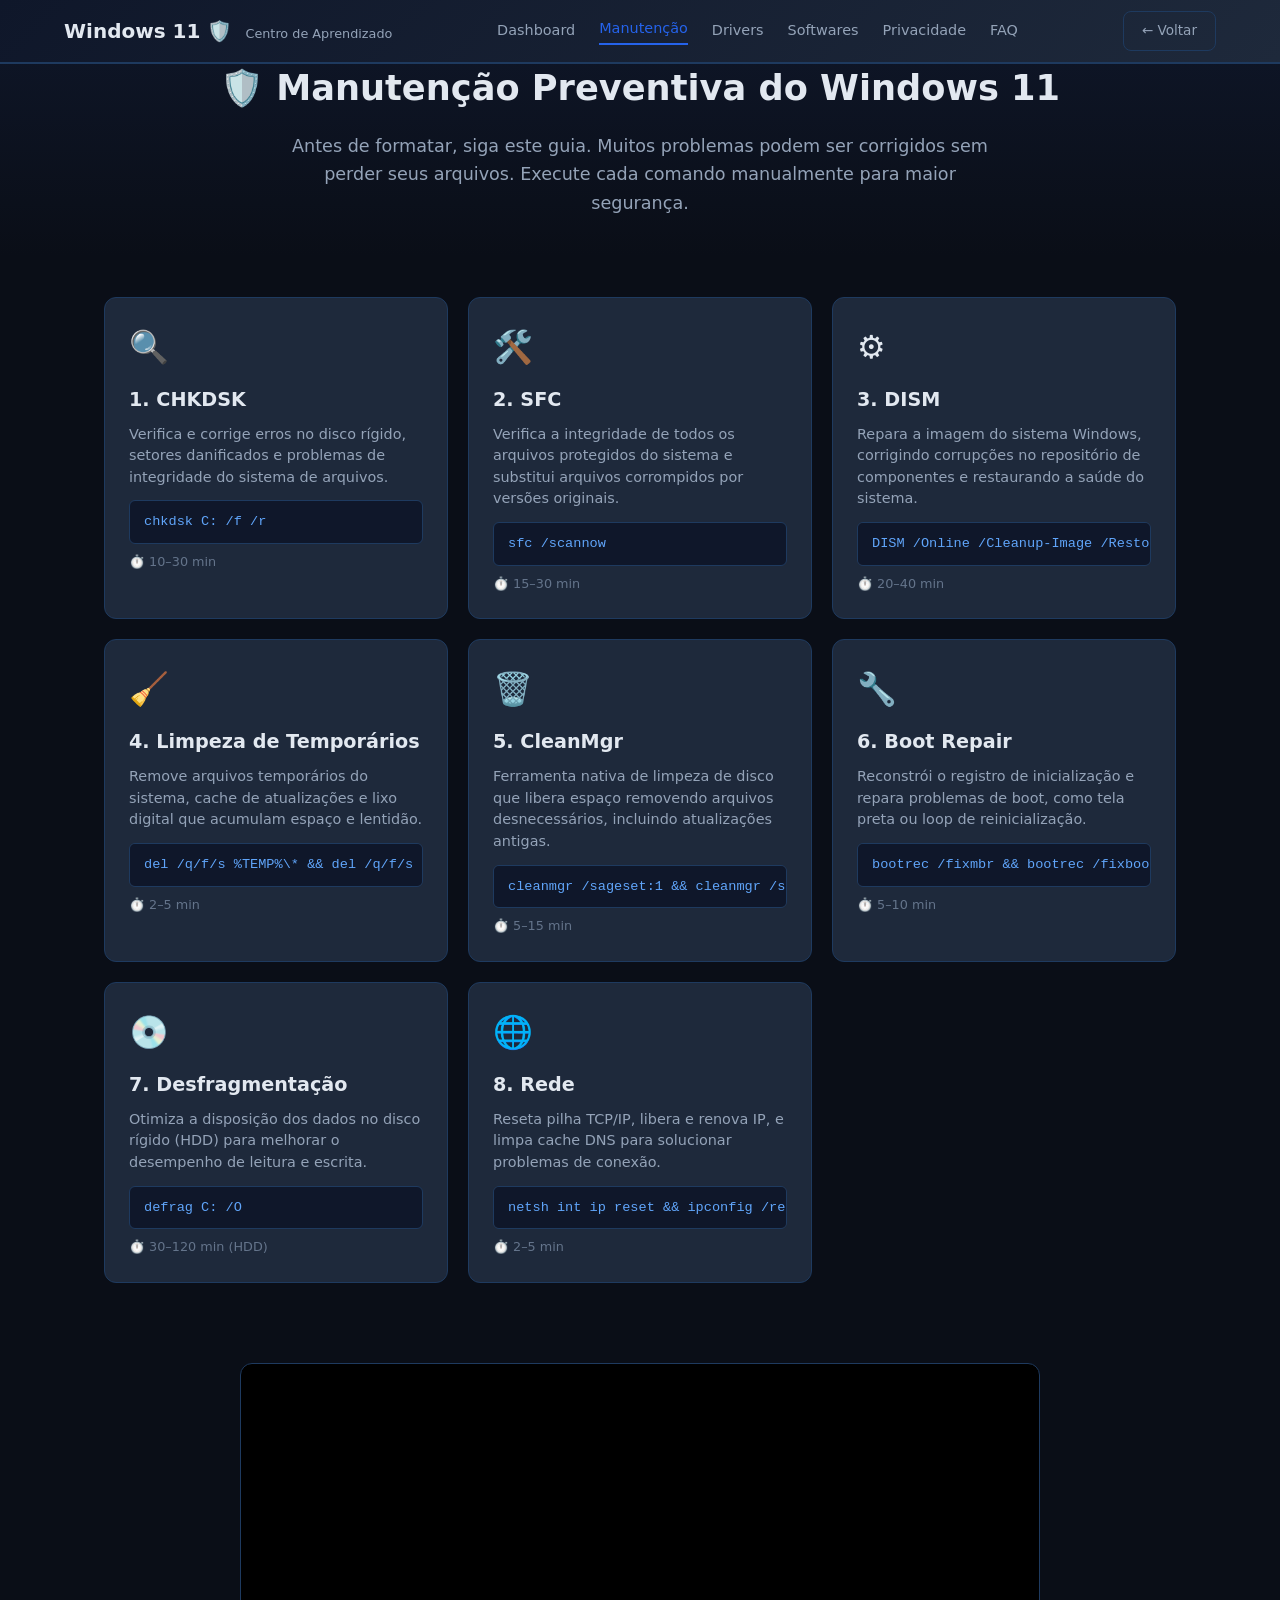
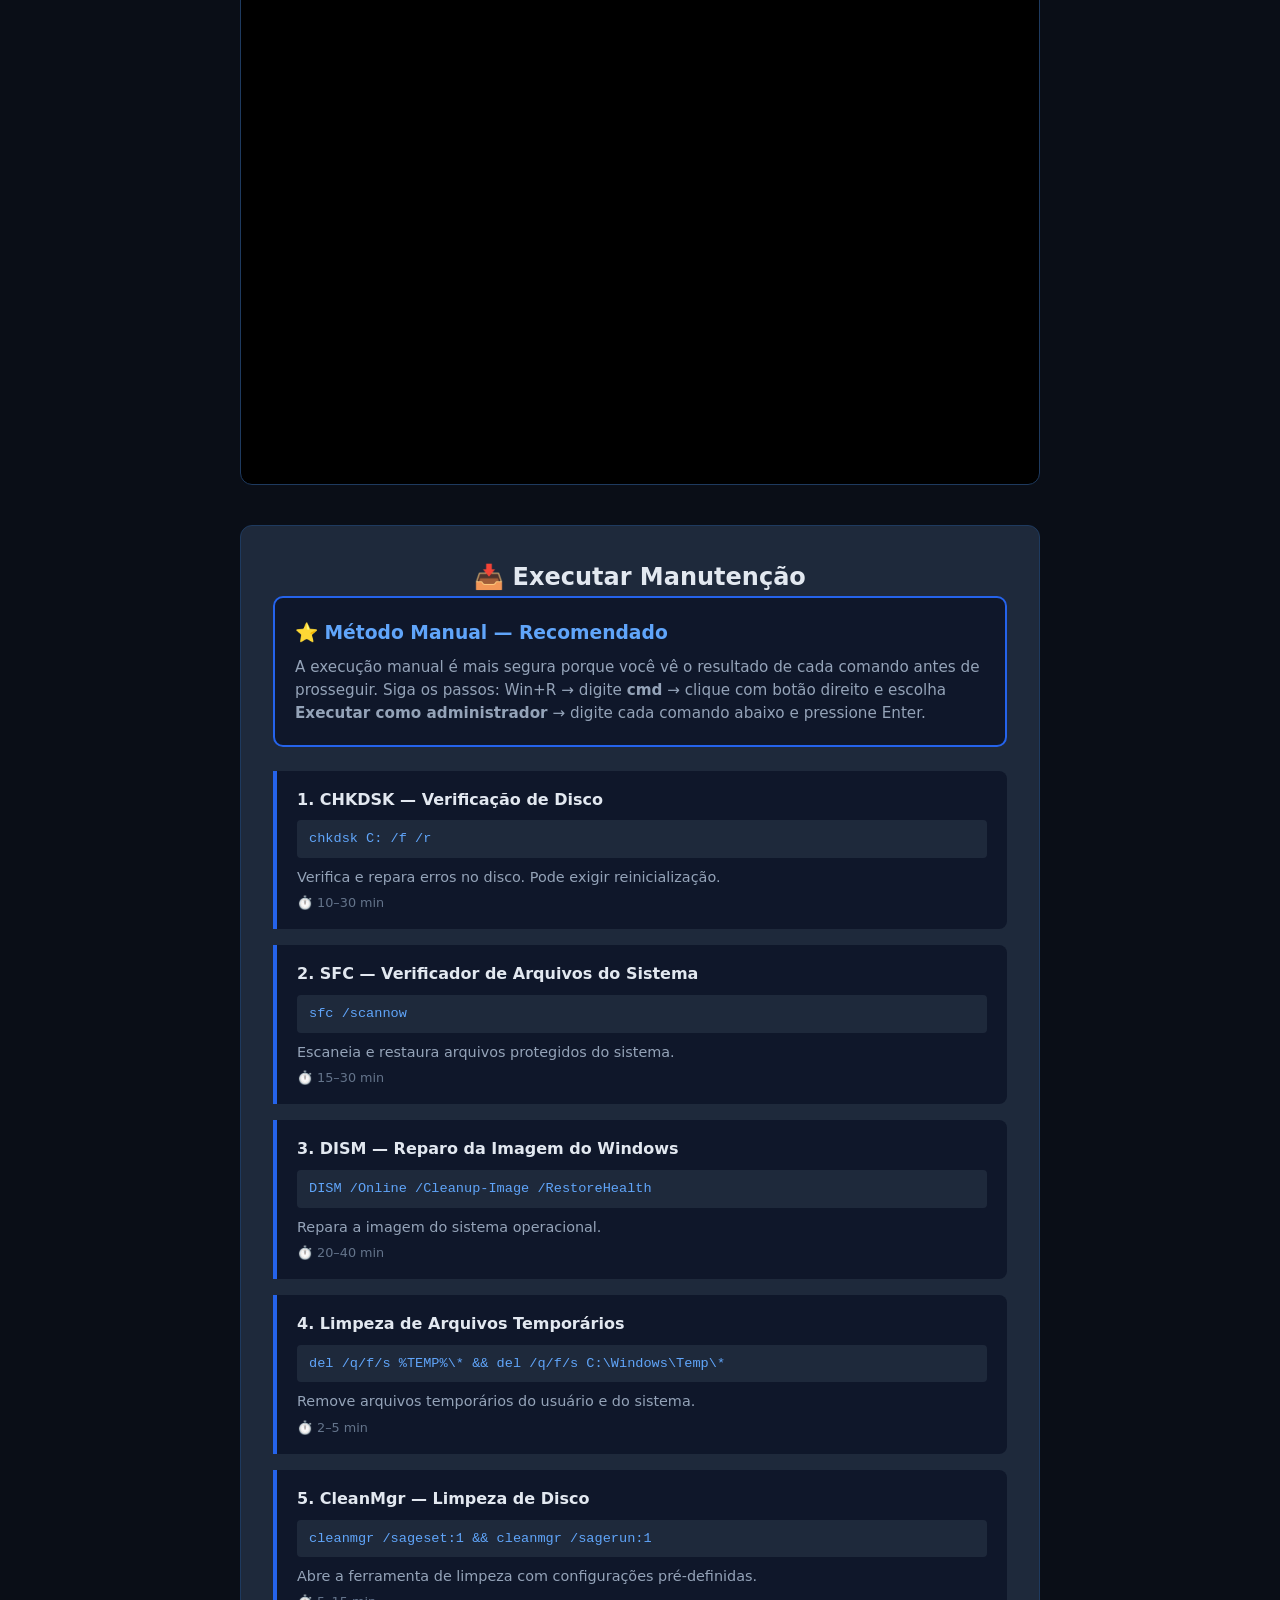
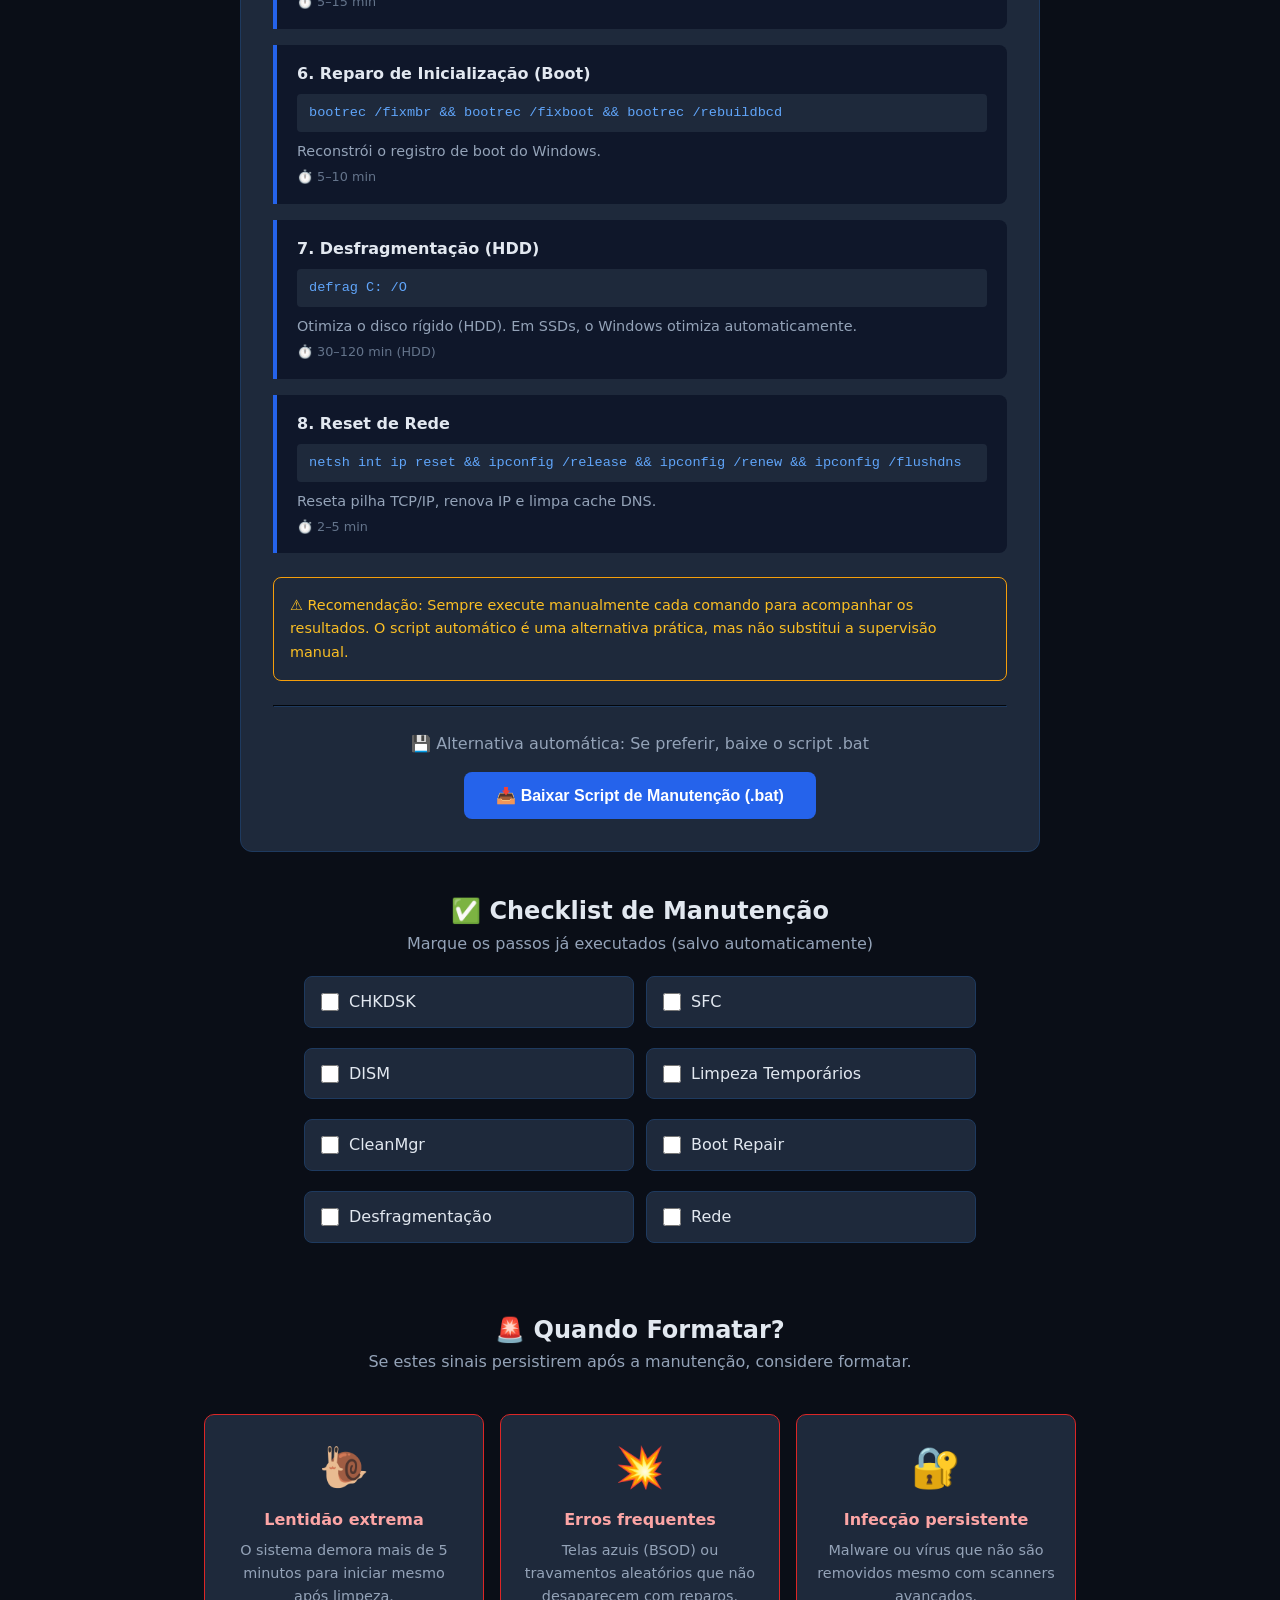
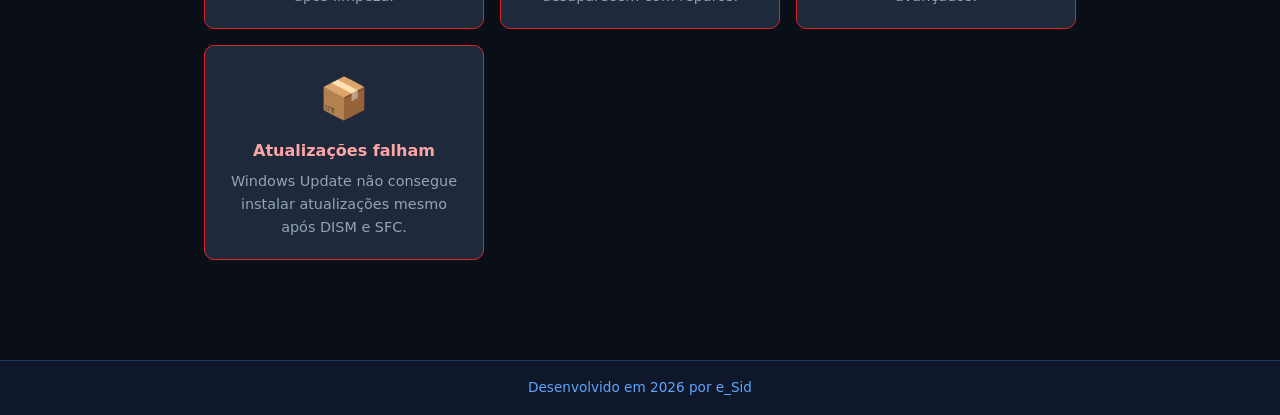
<file: manutencao_Vs2.html>
<!DOCTYPE html>
<html lang="pt-BR">
<head>
  <meta charset="UTF-8">
  <meta name="viewport" content="width=device-width, initial-scale=1.0">
  <title>🛡️ Manutenção Preventiva — Windows 11</title>
  <meta name="description" content="Guia completo com 8 passos de manutenção preventiva do Windows 11. Execute manualmente comando por comando ou baixe o script automático .bat.">
  <meta name="author" content="Edu Sidegum">
  <meta name="geo.region" content="BR-RS">
  <meta name="geo.placename" content="Novo Hamburgo">
  <meta name="robots" content="index, follow, max-snippet:-1, max-image-preview:large, max-video-preview:-1">
  <meta name="googlebot" content="index, follow, max-snippet:-1, max-image-preview:large, max-video-preview:-1">
  <meta name="bingbot" content="index, follow, max-snippet:-1, max-image-preview:large">
  <link rel="canonical" href="https://edusidegum.github.io/windows11/manutencao.html">
  <meta property="og:type" content="website">
  <meta property="og:title" content="🛡️ Manutenção Preventiva — Windows 11">
  <meta property="og:description" content="Guia completo com 8 passos de manutenção preventiva do Windows 11. Execute manualmente comando por comando ou baixe o script automático .bat.">
  <meta property="og:url" content="https://edusidegum.github.io/windows11/manutencao.html">
  <meta property="og:image" content="https://edusidegum.github.io/windows11/assets/img/og-manutencao.webp">
  <meta property="og:locale" content="pt_BR">
  <meta name="twitter:card" content="summary_large_image">
  <meta name="twitter:title" content="🛡️ Manutenção Preventiva — Windows 11">
  <meta name="twitter:description" content="Guia completo com 8 passos de manutenção preventiva do Windows 11. Execute manualmente comando por comando ou baixe o script automático .bat.">
  <meta name="twitter:image" content="https://edusidegum.github.io/windows11/assets/img/og-manutencao.webp">
  <link rel="preload" as="image" href="https://edusidegum.github.io/windows11/assets/img/hero-manutencao.webp">
  <link rel="preload" as="style" href="assets/css/style.css">
  <link rel="stylesheet" href="assets/css/style.css">
  <script src="https://edusidegum.github.io/menu/scripts/bloco-incluir.js" defer></script>
  <script src="https://edusidegum.github.io/menu/scripts/bloco-protecao.js" defer></script>
  <style>
    body { background: #0a0e17; color: #e2e8f0; font-family: 'Segoe UI', system-ui, -apple-system, sans-serif; margin: 0; }
    .top-header { padding: 0 5%; height: 64px; display: flex; align-items: center; justify-content: space-between; background: linear-gradient(135deg, #0f172a 0%, #1e293b 100%); border-bottom: 2px solid #1e3a5f; }
    .hero-section { text-align: center; padding: 60px 5% 40px; background: linear-gradient(180deg, #0f172a 0%, #0a0e17 100%); }
    .hero-section h1 { font-size: 2.2rem; color: #e2e8f0; margin-bottom: 16px; }
    .hero-section p { font-size: 1.1rem; color: #94a3b8; max-width: 720px; margin: 0 auto; line-height: 1.6; }
    .steps-grid { display: grid; grid-template-columns: repeat(auto-fit, minmax(280px, 1fr)); gap: 20px; padding: 40px 5%; max-width: 1200px; margin: 0 auto; }
    .passo-card { background: #1e293b; border: 1px solid #1e3a5f; border-radius: 12px; padding: 24px; transition: border-color 0.3s; }
    .passo-card:hover { border-color: #2563eb; }
    .passo-card .icone { font-size: 2rem; margin-bottom: 12px; }
    .passo-card h3 { font-size: 1.2rem; color: #e2e8f0; margin: 0 0 8px; }
    .passo-card p { font-size: 0.9rem; color: #94a3b8; margin: 0 0 12px; line-height: 1.5; }
    .passo-card .code-block { background: #0f172a; border: 1px solid #1e3a5f; border-radius: 6px; padding: 10px 14px; font-family: 'Consolas', 'Courier New', monospace; font-size: 0.85rem; color: #60a5fa; overflow-x: auto; white-space: nowrap; }
    .passo-card .tempo { font-size: 0.8rem; color: #64748b; margin-top: 8px; }
    .video-wrapper { position: relative; padding-bottom: 56.25%; height: 0; overflow: hidden; max-width: 800px; margin: 40px auto; border-radius: 12px; border: 1px solid #1e3a5f; }
    .video-wrapper iframe { position: absolute; top: 0; left: 0; width: 100%; height: 100%; border: 0; }
    .download-box { background: #1e293b; border: 1px solid #1e3a5f; border-radius: 12px; padding: 32px; margin: 40px 5%; max-width: 800px; margin-left: auto; margin-right: auto; }
    .download-box h2 { text-align: center; color: #e2e8f0; margin-top: 0; }
    .manual-card { background: #0f172a; border: 2px solid #2563eb; border-radius: 10px; padding: 20px; margin-bottom: 24px; }
    .manual-card h3 { color: #60a5fa; margin: 0 0 8px; }
    .manual-card p { color: #94a3b8; font-size: 0.95rem; line-height: 1.5; }
    .command-item { border-left: 4px solid #2563eb; background: #0f172a; border-radius: 0 8px 8px 0; padding: 16px 20px; margin-bottom: 16px; }
    .command-item .cmd-title { font-weight: 700; color: #e2e8f0; margin-bottom: 4px; }
    .command-item .cmd-code { background: #1e293b; border-radius: 4px; padding: 8px 12px; font-family: 'Consolas', 'Courier New', monospace; font-size: 0.85rem; color: #60a5fa; overflow-x: auto; white-space: nowrap; margin: 8px 0; }
    .command-item .cmd-desc { color: #94a3b8; font-size: 0.9rem; }
    .command-item .cmd-tempo { color: #64748b; font-size: 0.8rem; margin-top: 4px; }
    .disclaimer-box { background: #1e293b; border: 1px solid #f59e0b; border-radius: 8px; padding: 16px; margin: 24px 0; font-size: 0.9rem; color: #fbbf24; }
    .btn-download { display: inline-block; padding: 14px 32px; background: #2563eb; color: #fff; border: none; border-radius: 8px; font-size: 1rem; font-weight: 600; cursor: pointer; text-decoration: none; transition: background 0.3s; }
    .btn-download:hover { background: #1d4ed8; }
    .checklist-grid { display: grid; grid-template-columns: repeat(auto-fit, minmax(240px, 1fr)); gap: 12px; padding: 20px 5%; max-width: 800px; margin: 0 auto; }
    .checklist-item { display: flex; align-items: center; gap: 10px; background: #1e293b; border: 1px solid #1e3a5f; border-radius: 8px; padding: 12px 16px; cursor: pointer; transition: background 0.2s; }
    .checklist-item.checked { background: #0f172a; border-color: #2563eb; text-decoration: line-through; color: #64748b; }
    .checklist-item input[type="checkbox"] { accent-color: #2563eb; width: 18px; height: 18px; cursor: pointer; }
    .format-panel { display: grid; grid-template-columns: repeat(auto-fit, minmax(220px, 1fr)); gap: 16px; padding: 40px 5%; max-width: 1000px; margin: 0 auto; }
    .format-card { background: #1e293b; border: 1px solid #dc2626; border-radius: 10px; padding: 20px; text-align: center; }
    .format-card .icone { font-size: 2.5rem; margin-bottom: 8px; }
    .format-card h4 { color: #fca5a5; margin: 0 0 6px; }
    .format-card p { color: #94a3b8; font-size: 0.9rem; margin: 0; }
    #footer { margin-top: 60px; }
    .authority { text-align: center; padding: 16px; background: #0f172a; border-top: 1px solid #1e3a5f; color: #94a3b8; font-size: 0.85rem; }
    .authority a { color: #60a5fa; text-decoration: none; }
    @media (max-width: 700px) {
      .top-header { flex-wrap: wrap; height: auto; padding: 8px 5%; gap: 8px; }
      .top-header nav { gap: 12px; flex-wrap: wrap; justify-content: center; }
      .hero-section h1 { font-size: 1.6rem; }
      .steps-grid { grid-template-columns: 1fr; }
    }
  </style>
</head>
<body>
  <div class="top-header">
    <div>
      <span style="font-size: 1.25rem; font-weight: 700; color: #e2e8f0;">Windows 11 🛡️</span>
      <span style="font-size: 0.8rem; color: #94a3b8; margin-left: 8px;">Centro de Aprendizado</span>
    </div>
    <nav style="display: flex; gap: 24px; align-items: center;">
      <a href="dashboard.html" style="color: #94a3b8; font-size: 0.9rem; text-decoration: none;">Dashboard</a>
      <a href="manutencao.html" style="color: #2563eb; font-size: 0.9rem; text-decoration: none; border-bottom: 2px solid #2563eb; padding-bottom: 2px;">Manutenção</a>
      <a href="drivers.html" style="color: #94a3b8; font-size: 0.9rem; text-decoration: none;">Drivers</a>
      <a href="softwares.html" style="color: #94a3b8; font-size: 0.9rem; text-decoration: none;">Softwares</a>
      <a href="configuracoes.html" style="color: #94a3b8; font-size: 0.9rem; text-decoration: none;">Privacidade</a>
      <a href="FAQ_Microsoft.html" style="color: #94a3b8; font-size: 0.9rem; text-decoration: none;">FAQ</a>
    </nav>
    <a href="dashboard.html" style="display: inline-flex; align-items: center; gap: 4px; padding: 8px 18px; border: 1px solid #1e3a5f; border-radius: 8px; color: #94a3b8; font-size: 0.85rem; text-decoration: none; transition: all 0.2s;">← Voltar</a>
  </div>

  <section class="hero-section">
    <h1>🛡️ Manutenção Preventiva do Windows 11</h1>
    <p>Antes de formatar, siga este guia. Muitos problemas podem ser corrigidos sem perder seus arquivos. Execute cada comando manualmente para maior segurança.</p>
  </section>

  <div class="steps-grid">
    <div class="passo-card">
      <div class="icone">🔍</div>
      <h3>1. CHKDSK</h3>
      <p>Verifica e corrige erros no disco rígido, setores danificados e problemas de integridade do sistema de arquivos.</p>
      <div class="code-block">chkdsk C: /f /r</div>
      <div class="tempo">⏱️ 10–30 min</div>
    </div>
    <div class="passo-card">
      <div class="icone">🛠️</div>
      <h3>2. SFC</h3>
      <p>Verifica a integridade de todos os arquivos protegidos do sistema e substitui arquivos corrompidos por versões originais.</p>
      <div class="code-block">sfc /scannow</div>
      <div class="tempo">⏱️ 15–30 min</div>
    </div>
    <div class="passo-card">
      <div class="icone">⚙️</div>
      <h3>3. DISM</h3>
      <p>Repara a imagem do sistema Windows, corrigindo corrupções no repositório de componentes e restaurando a saúde do sistema.</p>
      <div class="code-block">DISM /Online /Cleanup-Image /RestoreHealth</div>
      <div class="tempo">⏱️ 20–40 min</div>
    </div>
    <div class="passo-card">
      <div class="icone">🧹</div>
      <h3>4. Limpeza de Temporários</h3>
      <p>Remove arquivos temporários do sistema, cache de atualizações e lixo digital que acumulam espaço e lentidão.</p>
      <div class="code-block">del /q/f/s %TEMP%\* && del /q/f/s C:\Windows\Temp\*</div>
      <div class="tempo">⏱️ 2–5 min</div>
    </div>
    <div class="passo-card">
      <div class="icone">🗑️</div>
      <h3>5. CleanMgr</h3>
      <p>Ferramenta nativa de limpeza de disco que libera espaço removendo arquivos desnecessários, incluindo atualizações antigas.</p>
      <div class="code-block">cleanmgr /sageset:1 && cleanmgr /sagerun:1</div>
      <div class="tempo">⏱️ 5–15 min</div>
    </div>
    <div class="passo-card">
      <div class="icone">🔧</div>
      <h3>6. Boot Repair</h3>
      <p>Reconstrói o registro de inicialização e repara problemas de boot, como tela preta ou loop de reinicialização.</p>
      <div class="code-block">bootrec /fixmbr && bootrec /fixboot && bootrec /rebuildbcd</div>
      <div class="tempo">⏱️ 5–10 min</div>
    </div>
    <div class="passo-card">
      <div class="icone">💿</div>
      <h3>7. Desfragmentação</h3>
      <p>Otimiza a disposição dos dados no disco rígido (HDD) para melhorar o desempenho de leitura e escrita.</p>
      <div class="code-block">defrag C: /O</div>
      <div class="tempo">⏱️ 30–120 min (HDD)</div>
    </div>
    <div class="passo-card">
      <div class="icone">🌐</div>
      <h3>8. Rede</h3>
      <p>Reseta pilha TCP/IP, libera e renova IP, e limpa cache DNS para solucionar problemas de conexão.</p>
      <div class="code-block">netsh int ip reset && ipconfig /release && ipconfig /renew && ipconfig /flushdns</div>
      <div class="tempo">⏱️ 2–5 min</div>
    </div>
  </div>

  <div class="video-wrapper">
    <iframe src="https://www.youtube.com/embed/_34GTJKnWNo" title="Tutorial de Manutenção Preventiva Windows 11" allow="accelerometer; autoplay; clipboard-write; encrypted-media; gyroscope; picture-in-picture" allowfullscreen></iframe>
  </div>

  <div class="download-box">
    <h2>📥 Executar Manutenção</h2>
    <div class="manual-card">
      <h3>⭐ Método Manual — Recomendado</h3>
      <p>A execução manual é mais segura porque você vê o resultado de cada comando antes de prosseguir. Siga os passos: Win+R → digite <strong>cmd</strong> → clique com botão direito e escolha <strong>Executar como administrador</strong> → digite cada comando abaixo e pressione Enter.</p>
    </div>

    <div class="command-item">
      <div class="cmd-title">1. CHKDSK — Verificação de Disco</div>
      <div class="cmd-code">chkdsk C: /f /r</div>
      <div class="cmd-desc">Verifica e repara erros no disco. Pode exigir reinicialização.</div>
      <div class="cmd-tempo">⏱️ 10–30 min</div>
    </div>
    <div class="command-item">
      <div class="cmd-title">2. SFC — Verificador de Arquivos do Sistema</div>
      <div class="cmd-code">sfc /scannow</div>
      <div class="cmd-desc">Escaneia e restaura arquivos protegidos do sistema.</div>
      <div class="cmd-tempo">⏱️ 15–30 min</div>
    </div>
    <div class="command-item">
      <div class="cmd-title">3. DISM — Reparo da Imagem do Windows</div>
      <div class="cmd-code">DISM /Online /Cleanup-Image /RestoreHealth</div>
      <div class="cmd-desc">Repara a imagem do sistema operacional.</div>
      <div class="cmd-tempo">⏱️ 20–40 min</div>
    </div>
    <div class="command-item">
      <div class="cmd-title">4. Limpeza de Arquivos Temporários</div>
      <div class="cmd-code">del /q/f/s %TEMP%\* && del /q/f/s C:\Windows\Temp\*</div>
      <div class="cmd-desc">Remove arquivos temporários do usuário e do sistema.</div>
      <div class="cmd-tempo">⏱️ 2–5 min</div>
    </div>
    <div class="command-item">
      <div class="cmd-title">5. CleanMgr — Limpeza de Disco</div>
      <div class="cmd-code">cleanmgr /sageset:1 && cleanmgr /sagerun:1</div>
      <div class="cmd-desc">Abre a ferramenta de limpeza com configurações pré-definidas.</div>
      <div class="cmd-tempo">⏱️ 5–15 min</div>
    </div>
    <div class="command-item">
      <div class="cmd-title">6. Reparo de Inicialização (Boot)</div>
      <div class="cmd-code">bootrec /fixmbr && bootrec /fixboot && bootrec /rebuildbcd</div>
      <div class="cmd-desc">Reconstrói o registro de boot do Windows.</div>
      <div class="cmd-tempo">⏱️ 5–10 min</div>
    </div>
    <div class="command-item">
      <div class="cmd-title">7. Desfragmentação (HDD)</div>
      <div class="cmd-code">defrag C: /O</div>
      <div class="cmd-desc">Otimiza o disco rígido (HDD). Em SSDs, o Windows otimiza automaticamente.</div>
      <div class="cmd-tempo">⏱️ 30–120 min (HDD)</div>
    </div>
    <div class="command-item">
      <div class="cmd-title">8. Reset de Rede</div>
      <div class="cmd-code">netsh int ip reset && ipconfig /release && ipconfig /renew && ipconfig /flushdns</div>
      <div class="cmd-desc">Reseta pilha TCP/IP, renova IP e limpa cache DNS.</div>
      <div class="cmd-tempo">⏱️ 2–5 min</div>
    </div>

    <div class="disclaimer-box">
      ⚠️ Recomendação: Sempre execute manualmente cada comando para acompanhar os resultados. O script automático é uma alternativa prática, mas não substitui a supervisão manual.
    </div>

    <hr style="border-color: #1e3a5f; margin: 24px 0;">

    <div style="text-align: center;">
      <p style="color: #94a3b8; font-size: 1rem; margin-bottom: 16px;">💾 Alternativa automática: Se preferir, baixe o script .bat</p>
      <button class="btn-download" onclick="baixarScript()">📥 Baixar Script de Manutenção (.bat)</button>
    </div>
  </div>

  <h2 style="text-align: center; color: #e2e8f0; margin-top: 40px;">✅ Checklist de Manutenção</h2>
  <p style="text-align: center; color: #94a3b8;">Marque os passos já executados (salvo automaticamente)</p>
  <div class="checklist-grid" id="checklist-container">
    <label class="checklist-item" data-id="1"><input type="checkbox"> CHKDSK</label>
    <label class="checklist-item" data-id="2"><input type="checkbox"> SFC</label>
    <label class="checklist-item" data-id="3"><input type="checkbox"> DISM</label>
    <label class="checklist-item" data-id="4"><input type="checkbox"> Limpeza Temporários</label>
    <label class="checklist-item" data-id="5"><input type="checkbox"> CleanMgr</label>
    <label class="checklist-item" data-id="6"><input type="checkbox"> Boot Repair</label>
    <label class="checklist-item" data-id="7"><input type="checkbox"> Desfragmentação</label>
    <label class="checklist-item" data-id="8"><input type="checkbox"> Rede</label>
  </div>

  <h2 style="text-align: center; color: #e2e8f0; margin-top: 40px;">🚨 Quando Formatar?</h2>
  <p style="text-align: center; color: #94a3b8;">Se estes sinais persistirem após a manutenção, considere formatar.</p>
  <div class="format-panel">
    <div class="format-card">
      <div class="icone">🐌</div>
      <h4>Lentidão extrema</h4>
      <p>O sistema demora mais de 5 minutos para iniciar mesmo após limpeza.</p>
    </div>
    <div class="format-card">
      <div class="icone">💥</div>
      <h4>Erros frequentes</h4>
      <p>Telas azuis (BSOD) ou travamentos aleatórios que não desaparecem com reparos.</p>
    </div>
    <div class="format-card">
      <div class="icone">🔐</div>
      <h4>Infecção persistente</h4>
      <p>Malware ou vírus que não são removidos mesmo com scanners avançados.</p>
    </div>
    <div class="format-card">
      <div class="icone">📦</div>
      <h4>Atualizações falham</h4>
      <p>Windows Update não consegue instalar atualizações mesmo após DISM e SFC.</p>
    </div>
  </div>

  <div id="footer"></div>
  <div class="authority">
    <a href="https://edusidegum.github.io/edusidegum/sobre.html">Desenvolvido em 2026 por e_Sid</a>
  </div>
  <div id="cookies"></div>
  <div id="ga4-gtm"></div>

  <script>
    // Script para baixar .bat
    function baixarScript() {
      const conteudo = `@echo off
chcp 65001 >nul
echo ============================================
echo  MANUTENÇÃO PREVENTIVA WINDOWS 11
echo  Execute como Administrador!
echo ============================================
echo.

REM Verificar se está como administrador
net session >nul 2>&1
if %errorlevel% neq 0 (
    echo ⚠️  Este script precisa ser executado como Administrador.
    echo    Clique com botão direito e escolha "Executar como administrador".
    pause
    exit /b 1
)

echo [1/8] CHKDSK - Verificando disco...
chkdsk C: /f /r
echo.

echo [2/8] SFC - Verificando integridade do sistema...
sfc /scannow
echo.

echo [3/8] DISM - Reparando imagem do Windows...
DISM /Online /Cleanup-Image /RestoreHealth
echo.

echo [4/8] Limpando arquivos temporários...
del /q/f/s %TEMP%\* >nul 2>&1
del /q/f/s C:\Windows\Temp\* >nul 2>&1
echo Temporários removidos.
echo.

echo [5/8] CleanMgr - Limpeza de disco...
cleanmgr /sageset:1 >nul 2>&1
cleanmgr /sagerun:1
echo.

echo [6/8] Reparando boot...
bootrec /fixmbr >nul 2>&1
bootrec /fixboot >nul 2>&1
bootrec /rebuildbcd >nul 2>&1
echo Boot reparado.
echo.

echo [7/8] Desfragmentando disco...
defrag C: /O
echo.

echo [8/8] Resetando rede...
netsh int ip reset >nul 2>&1
ipconfig /release >nul 2>&1
ipconfig /renew >nul 2>&1
ipconfig /flushdns >nul 2>&1
echo Rede resetada.
echo.

echo ============================================
echo  MANUTENÇÃO CONCLUÍDA!
echo  Reinicie o computador para aplicar todas as alterações.
echo ============================================
pause`;
      const blob = new Blob([conteudo], { type: 'application/x-msdos-program' });
      const url = URL.createObjectURL(blob);
      const a = document.createElement('a');
      a.href = url;
      a.download = 'Manutencao_Windows11.bat';
      document.body.appendChild(a);
      a.click();
      document.body.removeChild(a);
      URL.revokeObjectURL(url);
    }

    // Checklist com LocalStorage
    document.addEventListener('DOMContentLoaded', function() {
      const checkboxes = document.querySelectorAll('#checklist-container input[type="checkbox"]');
      checkboxes.forEach(cb => {
        const id = cb.closest('.checklist-item').dataset.id;
        const saved = localStorage.getItem('checklist_' + id);
        if (saved === 'true') {
          cb.checked = true;
          cb.closest('.checklist-item').classList.add('checked');
        }
        cb.addEventListener('change', function() {
          const item = this.closest('.checklist-item');
          const id = item.dataset.id;
          if (this.checked) {
            localStorage.setItem('checklist_' + id, 'true');
            item.classList.add('checked');
          } else {
            localStorage.removeItem('checklist_' + id);
            item.classList.remove('checked');
          }
        });
      });
    });
  </script>
</body>
</html>
</file>
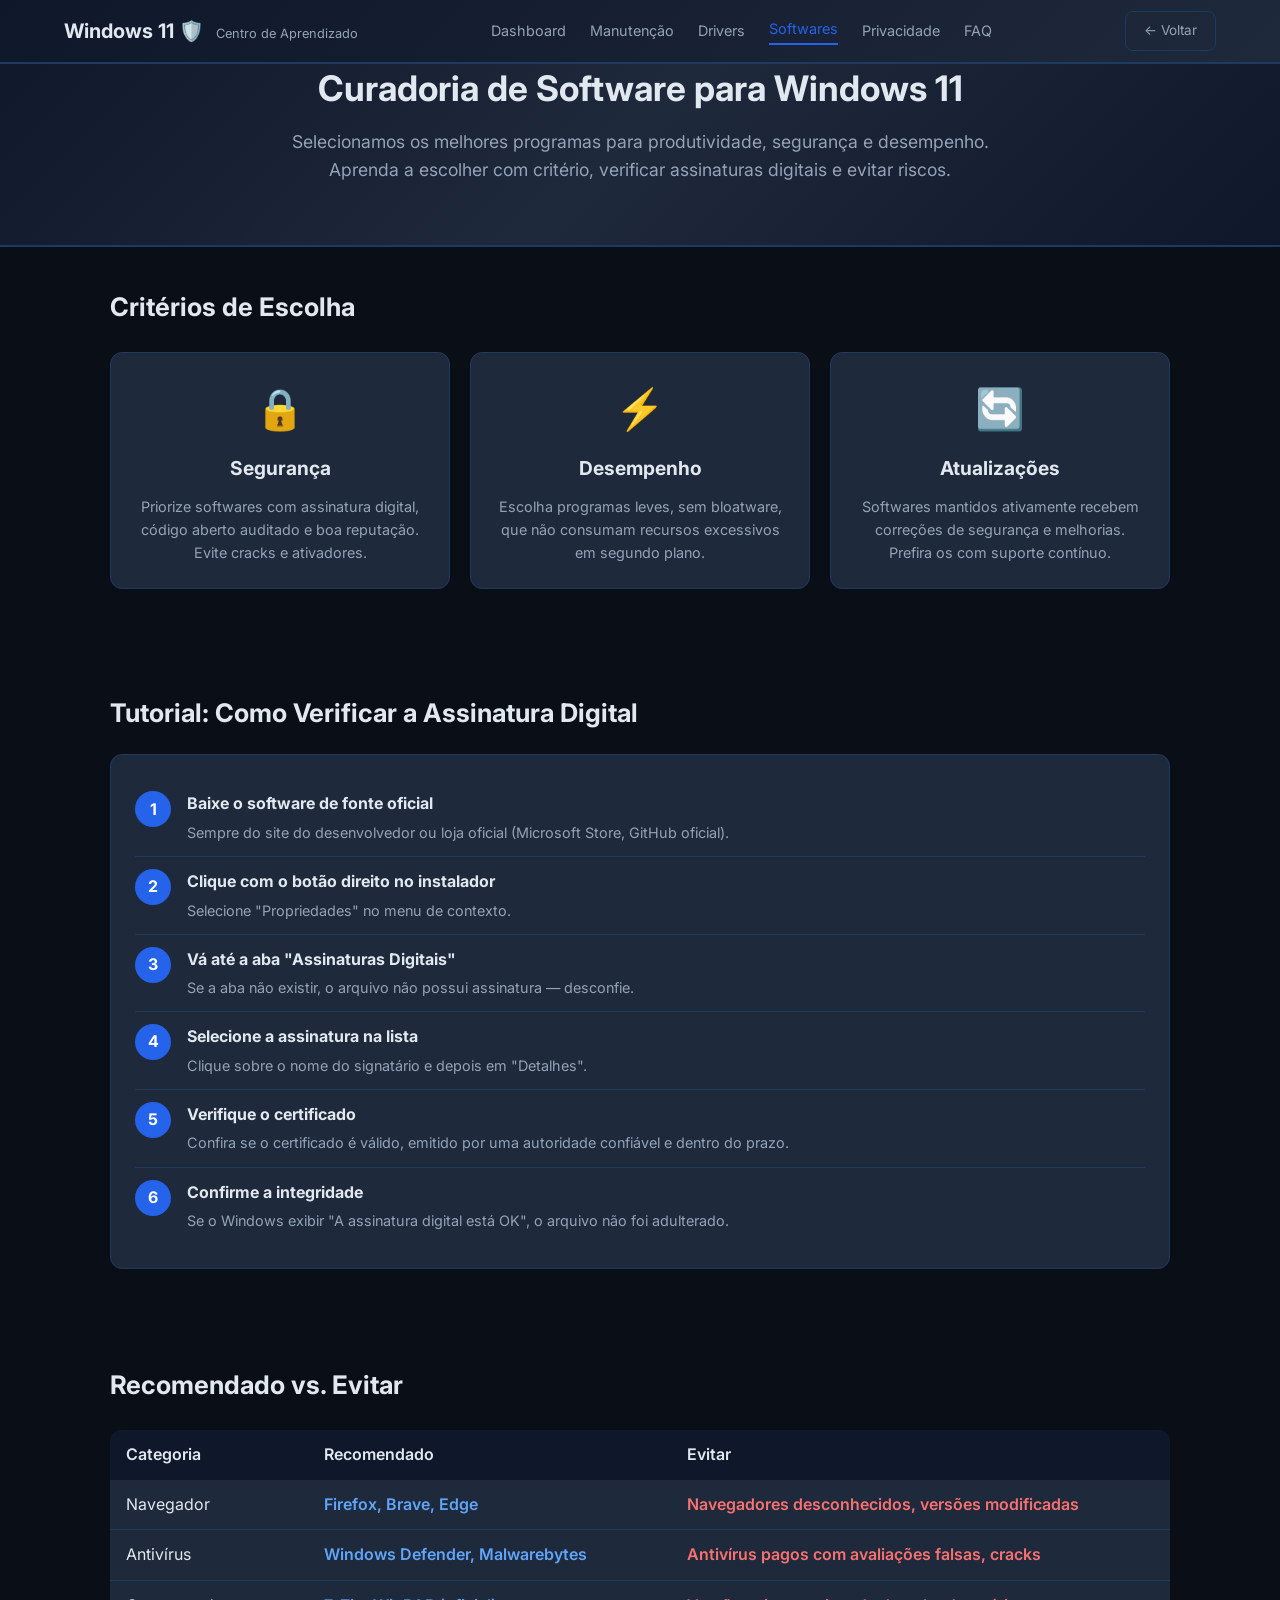
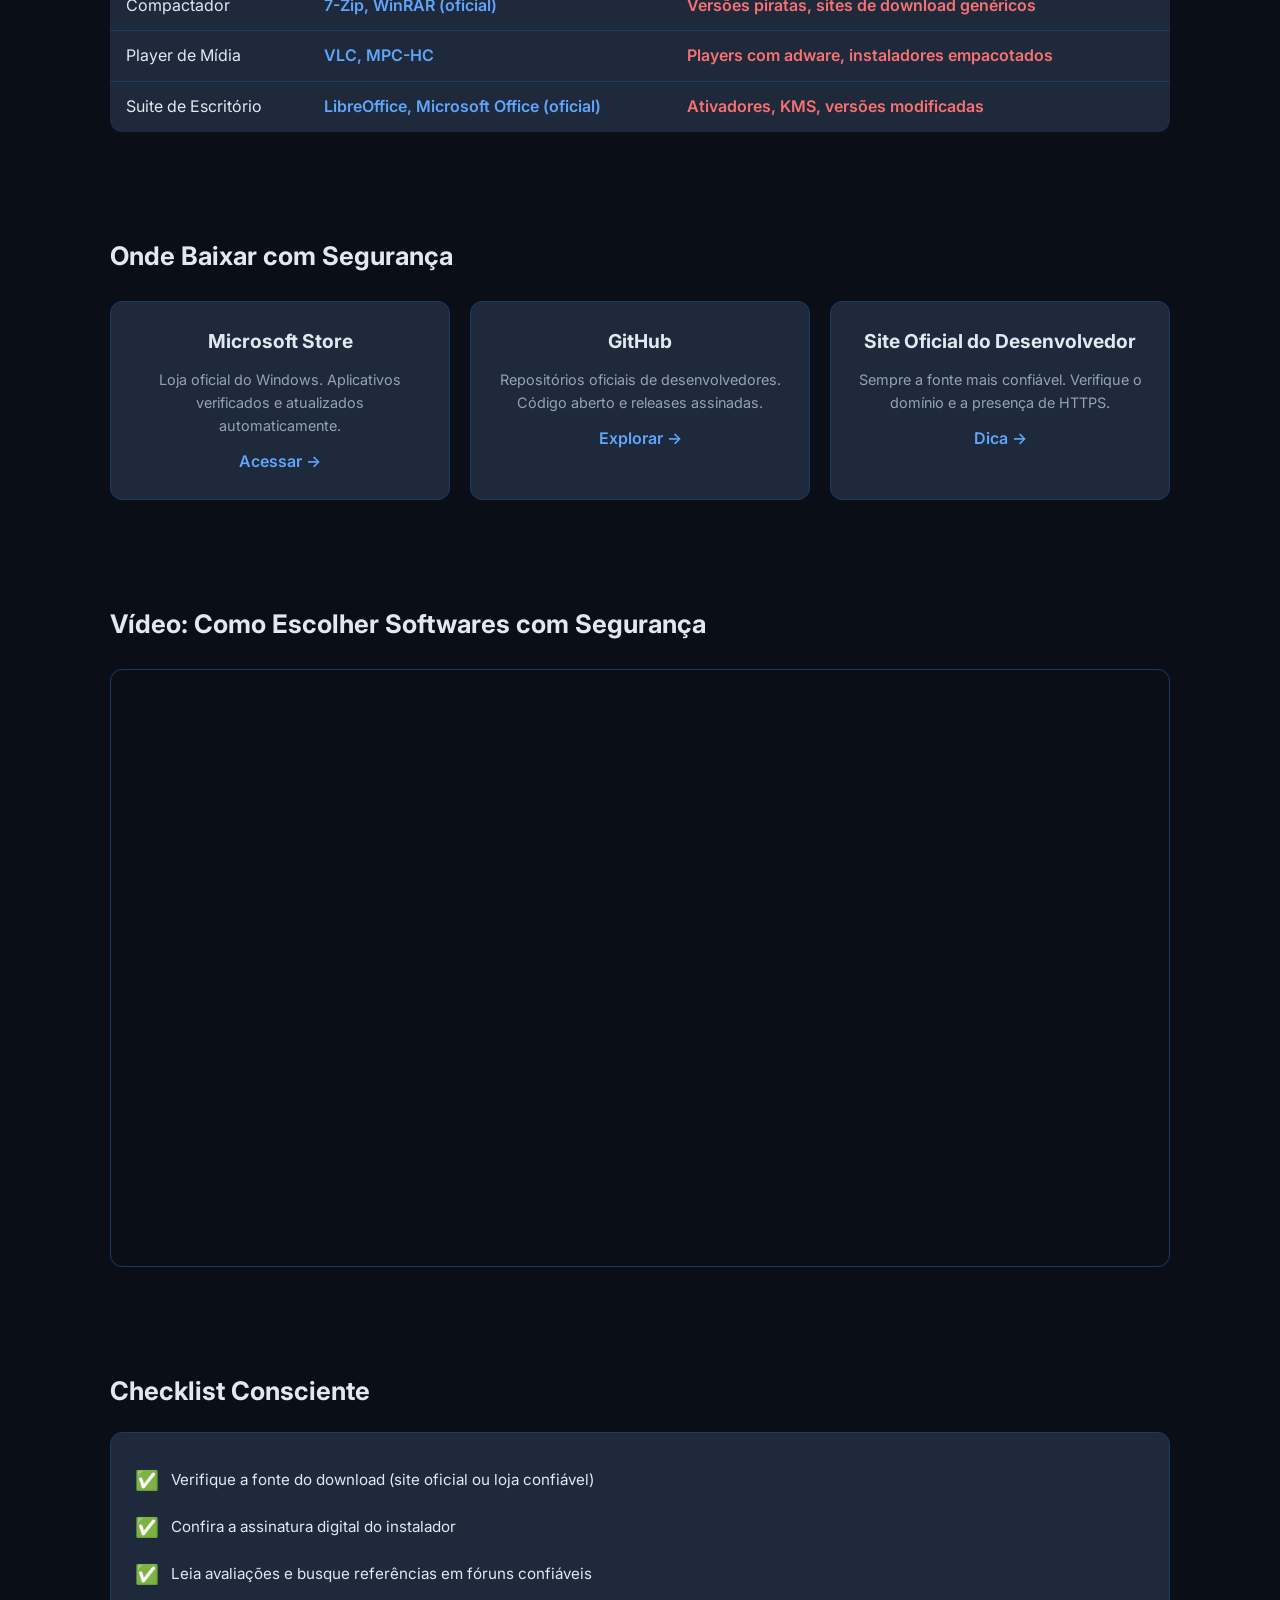
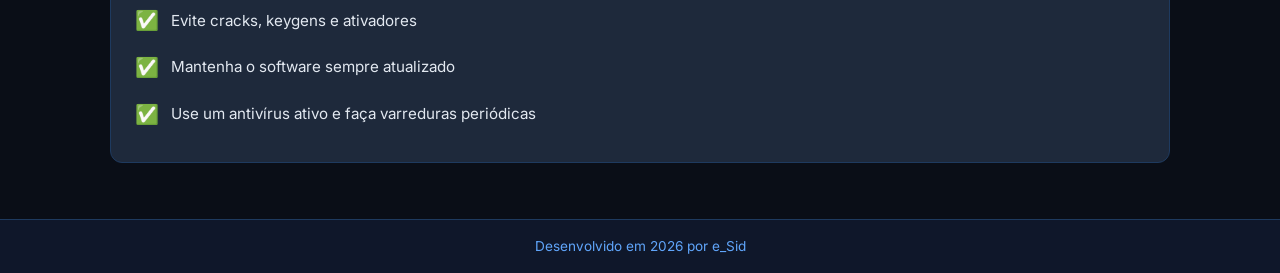
<file: softwares.html>
<!DOCTYPE html>
<html lang="pt-BR">
<head>
    <meta charset="UTF-8">
    <meta name="viewport" content="width=device-width, initial-scale=1.0">
    <title>Curadoria de Software — Windows 11</title>
    <meta name="description" content="Guia completo de softwares essenciais para Windows 11. Critérios de escolha, tutorial de assinatura digital, tabela recomendado vs evitar e onde baixar com segurança.">
    <meta name="robots" content="index, follow, max-snippet:-1, max-image-preview:large, max-video-preview:-1">
    <meta name="googlebot" content="index, follow, max-snippet:-1, max-image-preview:large, max-video-preview:-1">
    <meta name="bingbot" content="index, follow, max-snippet:-1, max-image-preview:large">
    <link rel="canonical" href="https://edusidegum.github.io/windows11/softwares.html">
    <meta property="og:type" content="website">
    <meta property="og:title" content="Curadoria de Software — Windows 11">
    <meta property="og:description" content="Guia completo de softwares essenciais para Windows 11. Critérios de escolha, tutorial de assinatura digital, tabela recomendado vs evitar e onde baixar com segurança.">
    <meta property="og:url" content="https://edusidegum.github.io/windows11/softwares.html">
    <meta property="og:image" content="https://edusidegum.github.io/windows11/img/softwares-og.webp">
    <meta property="og:locale" content="pt_BR">
    <meta name="twitter:card" content="summary_large_image">
    <meta name="twitter:title" content="Curadoria de Software — Windows 11">
    <meta name="twitter:description" content="Guia completo de softwares essenciais para Windows 11. Critérios de escolha, tutorial de assinatura digital, tabela recomendado vs evitar e onde baixar com segurança.">
    <meta name="twitter:image" content="https://edusidegum.github.io/windows11/img/softwares-og.webp">
    <link rel="preconnect" href="https://fonts.googleapis.com">
    <link rel="preconnect" href="https://fonts.gstatic.com" crossorigin>
    <link href="https://fonts.googleapis.com/css2?family=Inter:wght@400;500;600;700;800&display=swap" rel="stylesheet">
    <link rel="stylesheet" href="assets/css/style.css">
    <style>
        /* Classes exclusivas para esta página */
        .tutorial-passos {
            background: #1e293b;
            border: 1px solid #1e3a5f;
            border-radius: 12px;
            padding: 24px;
            margin: 16px 0;
        }
        .tutorial-passos .passo {
            display: flex;
            align-items: flex-start;
            gap: 16px;
            padding: 12px 0;
            border-bottom: 1px solid #1e3a5f;
        }
        .tutorial-passos .passo:last-child {
            border-bottom: none;
        }
        .tutorial-passos .numero {
            background: #2563eb;
            color: #fff;
            width: 36px;
            height: 36px;
            border-radius: 50%;
            display: flex;
            align-items: center;
            justify-content: center;
            font-weight: 700;
            font-size: 1rem;
            flex-shrink: 0;
        }
        .tutorial-passos .conteudo {
            flex: 1;
        }
        .tutorial-passos .conteudo h4 {
            color: #e2e8f0;
            margin: 0 0 4px 0;
            font-size: 1rem;
        }
        .tutorial-passos .conteudo p {
            color: #94a3b8;
            margin: 0;
            font-size: 0.9rem;
        }
        .checklist-consciente {
            background: #1e293b;
            border: 1px solid #1e3a5f;
            border-radius: 12px;
            padding: 24px;
            margin: 16px 0;
        }
        .checklist-consciente .item {
            display: flex;
            align-items: center;
            gap: 12px;
            padding: 8px 0;
            color: #e2e8f0;
            font-size: 0.95rem;
        }
        .checklist-consciente .item::before {
            content: "✅";
            font-size: 1.2rem;
        }
        /* Garantia de fundo escuro para elementos que possam herdar */
        .grid-3 {
            display: grid;
            grid-template-columns: repeat(auto-fit, minmax(280px, 1fr));
            gap: 20px;
            margin: 24px 0;
        }
        .card-software {
            background: #1e293b;
            border: 1px solid #1e3a5f;
            border-radius: 12px;
            padding: 24px;
            text-align: center;
            transition: transform 0.2s, box-shadow 0.2s;
        }
        .card-software:hover {
            transform: translateY(-4px);
            box-shadow: 0 8px 24px rgba(37, 99, 235, 0.15);
        }
        .card-software .icone {
            font-size: 2.5rem;
            margin-bottom: 12px;
        }
        .card-software h3 {
            color: #e2e8f0;
            margin: 0 0 8px 0;
            font-size: 1.1rem;
        }
        .card-software p {
            color: #94a3b8;
            margin: 0;
            font-size: 0.9rem;
        }
        .tabela-curadoria {
            width: 100%;
            border-collapse: collapse;
            margin: 24px 0;
            background: #1e293b;
            border-radius: 12px;
            overflow: hidden;
        }
        .tabela-curadoria th {
            background: #0f172a;
            color: #e2e8f0;
            padding: 12px 16px;
            text-align: left;
            font-weight: 600;
        }
        .tabela-curadoria td {
            padding: 12px 16px;
            color: #e2e8f0;
            border-bottom: 1px solid #1e3a5f;
        }
        .tabela-curadoria tr:last-child td {
            border-bottom: none;
        }
        .tabela-curadoria .recomendado {
            color: #60a5fa;
            font-weight: 600;
        }
        .tabela-curadoria .evitar {
            color: #f87171;
            font-weight: 600;
        }
        .video-wrapper {
            position: relative;
            padding-bottom: 56.25%;
            height: 0;
            overflow: hidden;
            border-radius: 12px;
            margin: 24px 0;
            background: #0a0e17;
        }
        .video-wrapper iframe {
            position: absolute;
            top: 0;
            left: 0;
            width: 100%;
            height: 100%;
            border: none;
        }
        .onde-baixar-grid {
            display: grid;
            grid-template-columns: repeat(auto-fit, minmax(250px, 1fr));
            gap: 20px;
            margin: 24px 0;
        }
        .card-baixar {
            background: #1e293b;
            border: 1px solid #1e3a5f;
            border-radius: 12px;
            padding: 24px;
            text-align: center;
        }
        .card-baixar h3 {
            color: #e2e8f0;
            margin: 0 0 8px 0;
            font-size: 1.1rem;
        }
        .card-baixar p {
            color: #94a3b8;
            margin: 0 0 12px 0;
            font-size: 0.9rem;
        }
        .card-baixar a {
            color: #60a5fa;
            text-decoration: none;
            font-weight: 600;
        }
        .card-baixar a:hover {
            text-decoration: underline;
        }
        /* Hero escuro */
        .hero-softwares {
            background: linear-gradient(135deg, #0f172a 0%, #1e293b 50%, #0f172a 100%);
            padding: 60px 5%;
            text-align: center;
            border-bottom: 2px solid #1e3a5f;
        }
        .hero-softwares h1 {
            color: #e2e8f0;
            font-size: 2.2rem;
            margin: 0 0 12px 0;
        }
        .hero-softwares p {
            color: #94a3b8;
            font-size: 1.1rem;
            max-width: 700px;
            margin: 0 auto;
        }
        /* Seções */
        .secao {
            padding: 40px 5%;
        }
        .secao h2 {
            color: #e2e8f0;
            font-size: 1.6rem;
            margin: 0 0 20px 0;
        }
        .secao h3 {
            color: #e2e8f0;
            font-size: 1.2rem;
            margin: 0 0 12px 0;
        }
        body {
            background: #0a0e17;
            color: #e2e8f0;
            font-family: 'Inter', sans-serif;
            margin: 0;
            padding: 0;
        }
        a {
            color: #60a5fa;
        }
        .container {
            max-width: 1100px;
            margin: 0 auto;
        }
    </style>
    <script src="https://raw.githubusercontent.com/edusidegum/menu/main/scripts/bloco-incluir.js" defer></script>
    <script src="https://raw.githubusercontent.com/edusidegum/menu/main/scripts/bloco-protecao.js" defer></script>
</head>
<body>

<!-- Header local (nav completa) -->
<div class="top-header" style="padding: 0 5%; height: 64px; display: flex; align-items: center; justify-content: space-between; background: linear-gradient(135deg, #0f172a 0%, #1e293b 100%); border-bottom: 2px solid #1e3a5f;">
    <div>
        <span style="font-size: 1.25rem; font-weight: 700; color: #e2e8f0;">Windows 11 🛡️</span>
        <span style="font-size: 0.8rem; color: #94a3b8; margin-left: 8px;">Centro de Aprendizado</span>
    </div>
    <nav style="display: flex; gap: 24px; align-items: center;">
        <a href="dashboard.html" style="color: #94a3b8; font-size: 0.9rem; text-decoration: none;">Dashboard</a>
        <a href="manutencao.html" style="color: #94a3b8; font-size: 0.9rem; text-decoration: none;">Manutenção</a>
        <a href="drivers.html" style="color: #94a3b8; font-size: 0.9rem; text-decoration: none;">Drivers</a>
        <a href="softwares.html" style="color: #2563eb; font-size: 0.9rem; text-decoration: none; border-bottom: 2px solid #2563eb; padding-bottom: 2px;">Softwares</a>
        <a href="configuracoes.html" style="color: #94a3b8; font-size: 0.9rem; text-decoration: none;">Privacidade</a>
        <a href="FAQ_Microsoft.html" style="color: #94a3b8; font-size: 0.9rem; text-decoration: none;">FAQ</a>
    </nav>
    <a href="dashboard.html" style="display: inline-flex; align-items: center; gap: 4px; padding: 8px 18px; border: 1px solid #1e3a5f; border-radius: 8px; color: #94a3b8; font-size: 0.85rem; text-decoration: none; transition: all 0.2s;">← Voltar</a>
</div>

<!-- Hero -->
<section class="hero-softwares">
    <div class="container">
        <h1>Curadoria de Software para Windows 11</h1>
        <p>Selecionamos os melhores programas para produtividade, segurança e desempenho. Aprenda a escolher com critério, verificar assinaturas digitais e evitar riscos.</p>
    </div>
</section>

<!-- Critérios de Escolha (grid-3) -->
<section class="secao">
    <div class="container">
        <h2>Critérios de Escolha</h2>
        <div class="grid-3">
            <div class="card-software">
                <div class="icone">🔒</div>
                <h3>Segurança</h3>
                <p>Priorize softwares com assinatura digital, código aberto auditado e boa reputação. Evite cracks e ativadores.</p>
            </div>
            <div class="card-software">
                <div class="icone">⚡</div>
                <h3>Desempenho</h3>
                <p>Escolha programas leves, sem bloatware, que não consumam recursos excessivos em segundo plano.</p>
            </div>
            <div class="card-software">
                <div class="icone">🔄</div>
                <h3>Atualizações</h3>
                <p>Softwares mantidos ativamente recebem correções de segurança e melhorias. Prefira os com suporte contínuo.</p>
            </div>
        </div>
    </div>
</section>

<!-- Tutorial Assinatura Digital (6 passos numerados) -->
<section class="secao">
    <div class="container">
        <h2>Tutorial: Como Verificar a Assinatura Digital</h2>
        <div class="tutorial-passos">
            <div class="passo">
                <div class="numero">1</div>
                <div class="conteudo">
                    <h4>Baixe o software de fonte oficial</h4>
                    <p>Sempre do site do desenvolvedor ou loja oficial (Microsoft Store, GitHub oficial).</p>
                </div>
            </div>
            <div class="passo">
                <div class="numero">2</div>
                <div class="conteudo">
                    <h4>Clique com o botão direito no instalador</h4>
                    <p>Selecione "Propriedades" no menu de contexto.</p>
                </div>
            </div>
            <div class="passo">
                <div class="numero">3</div>
                <div class="conteudo">
                    <h4>Vá até a aba "Assinaturas Digitais"</h4>
                    <p>Se a aba não existir, o arquivo não possui assinatura — desconfie.</p>
                </div>
            </div>
            <div class="passo">
                <div class="numero">4</div>
                <div class="conteudo">
                    <h4>Selecione a assinatura na lista</h4>
                    <p>Clique sobre o nome do signatário e depois em "Detalhes".</p>
                </div>
            </div>
            <div class="passo">
                <div class="numero">5</div>
                <div class="conteudo">
                    <h4>Verifique o certificado</h4>
                    <p>Confira se o certificado é válido, emitido por uma autoridade confiável e dentro do prazo.</p>
                </div>
            </div>
            <div class="passo">
                <div class="numero">6</div>
                <div class="conteudo">
                    <h4>Confirme a integridade</h4>
                    <p>Se o Windows exibir "A assinatura digital está OK", o arquivo não foi adulterado.</p>
                </div>
            </div>
        </div>
    </div>
</section>

<!-- Tabela Recomendado vs Evitar -->
<section class="secao">
    <div class="container">
        <h2>Recomendado vs. Evitar</h2>
        <table class="tabela-curadoria">
            <thead>
                <tr>
                    <th>Categoria</th>
                    <th>Recomendado</th>
                    <th>Evitar</th>
                </tr>
            </thead>
            <tbody>
                <tr>
                    <td>Navegador</td>
                    <td class="recomendado">Firefox, Brave, Edge</td>
                    <td class="evitar">Navegadores desconhecidos, versões modificadas</td>
                </tr>
                <tr>
                    <td>Antivírus</td>
                    <td class="recomendado">Windows Defender, Malwarebytes</td>
                    <td class="evitar">Antivírus pagos com avaliações falsas, cracks</td>
                </tr>
                <tr>
                    <td>Compactador</td>
                    <td class="recomendado">7-Zip, WinRAR (oficial)</td>
                    <td class="evitar">Versões piratas, sites de download genéricos</td>
                </tr>
                <tr>
                    <td>Player de Mídia</td>
                    <td class="recomendado">VLC, MPC-HC</td>
                    <td class="evitar">Players com adware, instaladores empacotados</td>
                </tr>
                <tr>
                    <td>Suite de Escritório</td>
                    <td class="recomendado">LibreOffice, Microsoft Office (oficial)</td>
                    <td class="evitar">Ativadores, KMS, versões modificadas</td>
                </tr>
            </tbody>
        </table>
    </div>
</section>

<!-- Onde Baixar (3 cards) -->
<section class="secao">
    <div class="container">
        <h2>Onde Baixar com Segurança</h2>
        <div class="onde-baixar-grid">
            <div class="card-baixar">
                <h3>Microsoft Store</h3>
                <p>Loja oficial do Windows. Aplicativos verificados e atualizados automaticamente.</p>
                <a href="https://apps.microsoft.com/" target="_blank" rel="noopener">Acessar →</a>
            </div>
            <div class="card-baixar">
                <h3>GitHub</h3>
                <p>Repositórios oficiais de desenvolvedores. Código aberto e releases assinadas.</p>
                <a href="https://github.com/" target="_blank" rel="noopener">Explorar →</a>
            </div>
            <div class="card-baixar">
                <h3>Site Oficial do Desenvolvedor</h3>
                <p>Sempre a fonte mais confiável. Verifique o domínio e a presença de HTTPS.</p>
                <a href="#" onclick="alert('Pesquise pelo nome do software + site oficial.'); return false;">Dica →</a>
            </div>
        </div>
    </div>
</section>

<!-- Vídeo -->
<section class="secao">
    <div class="container">
        <h2>Vídeo: Como Escolher Softwares com Segurança</h2>
        <div class="video-wrapper">
            <iframe src="https://www.youtube.com/embed/_34GTJKnWNo" title="Como escolher softwares seguros para Windows 11" allow="accelerometer; autoplay; clipboard-write; encrypted-media; gyroscope; picture-in-picture" allowfullscreen></iframe>
        </div>
    </div>
</section>

<!-- Checklist -->
<section class="secao">
    <div class="container">
        <h2>Checklist Consciente</h2>
        <div class="checklist-consciente">
            <div class="item">Verifique a fonte do download (site oficial ou loja confiável)</div>
            <div class="item">Confira a assinatura digital do instalador</div>
            <div class="item">Leia avaliações e busque referências em fóruns confiáveis</div>
            <div class="item">Evite cracks, keygens e ativadores</div>
            <div class="item">Mantenha o software sempre atualizado</div>
            <div class="item">Use um antivírus ativo e faça varreduras periódicas</div>
        </div>
    </div>
</section>

<!-- Footer -->
<div id="footer"></div>

<!-- Autoridade -->
<div style="text-align: center; padding: 16px; background: #0f172a; border-top: 1px solid #1e3a5f; color: #94a3b8; font-size: 0.85rem;">
    <a href="https://edusidegum.github.io/edusidegum/sobre.html" style="color: #60a5fa; text-decoration: none;">Desenvolvido em 2026 por e_Sid</a>
</div>

<!-- Tracking -->
<div id="cookies"></div>
<div id="ga4-gtm"></div>
<script src="https://edusidegum.github.io/menu/scripts/bloco-incluir.js"></script>
  <script src="https://edusidegum.github.io/menu/scripts/bloco-protecao.js"></script>
</body>
</html>
</file>
<file: assets/css/style.css>
/* ===== Reset Forte ===== */
*, *::before, *::after {
  box-sizing: border-box;
  margin: 0;
  padding: 0;
}

html {
  scroll-behavior: smooth;
}

body {
  background-color: #0a0e17 !important;
  color: #e2e8f0;
  font-family: 'Segoe UI', system-ui, -apple-system, sans-serif;
  line-height: 1.6;
  min-height: 100vh;
}

a {
  color: #60a5fa;
  text-decoration: none;
  transition: color 0.3s ease;
}

a:hover {
  color: #2563eb;
}

img {
  max-width: 100%;
  height: auto;
  display: block;
}

/* ===== Variáveis ===== */
:root {
  --bg-primary: #0a0e17;
  --bg-secondary: #111827;
  --bg-card: #1e293b;
  --bg-header: #0f172a;
  --text-primary: #e2e8f0;
  --text-secondary: #94a3b8;
  --text-muted: #64748b;
  --accent: #2563eb;
  --accent-hover: #3b82f6;
  --accent-soft: #60a5fa;
  --accent-glow: rgba(37, 99, 235, 0.3);
  --success: #10b981;
  --warning: #ef4444;
  --border: #1e293b;
  --border-accent: #1e3a5f;
  --gradient-header: linear-gradient(135deg, #0f172a 0%, #1e293b 100%);
  --gradient-btn: linear-gradient(135deg, #1e40af 0%, #2563eb 100%);
  --font-stack: 'Segoe UI', system-ui, -apple-system, sans-serif;
}

/* ===== Layout ===== */
.container {
  max-width: 1120px;
  margin: 0 auto;
  padding: 0 20px;
}

/* ===== Header Fixo ===== */
.top-header {
  position: fixed;
  top: 0;
  width: 100%;
  z-index: 1000;
  background: var(--gradient-header);
  border-bottom: 2px solid var(--border-accent);
  display: flex;
  align-items: center;
  justify-content: space-between;
  padding: 0 5%;
  height: 64px;
}

.header-logo {
  font-size: 1.25rem;
  font-weight: 700;
  color: var(--text-primary);
}

.header-nav {
  display: flex;
  gap: 24px;
  align-items: center;
}

.header-nav a {
  color: var(--text-secondary);
  font-size: 0.9rem;
  transition: color 0.3s ease, border-bottom 0.3s ease;
  border-bottom: 2px solid transparent;
  padding-bottom: 4px;
}

.header-nav a:hover,
.header-nav a.active {
  color: var(--accent);
}

.header-nav a.active {
  border-bottom: 2px solid var(--accent);
}

.btn-voltar {
  display: inline-flex;
  align-items: center;
  gap: 6px;
  border: 1px solid var(--border-accent);
  border-radius: 8px;
  color: var(--text-secondary);
  padding: 8px 16px;
  font-size: 0.9rem;
  transition: all 0.3s ease;
}

.btn-voltar:hover {
  border-color: var(--accent);
  color: var(--accent);
}

.header-spacer {
  height: 64px;
}

/* ===== Hero Section ===== */
.hero-section {
  text-align: center;
  padding: 80px 20px 60px;
  background: linear-gradient(135deg, #0f172a 0%, #1e293b 50%, #0f172a 100%);
  background-size: 400% 400%;
  animation: gradientShift 10s ease infinite;
  color: #e2e8f0;
}

@keyframes gradientShift {
  0% { transform: 0% 50%; }
  50% {  transform: 100% 50%; }
  100% {  transform: 0% 50%; }
}

.hero-section h1 {
  font-size: 2.5rem;
  font-weight: 800;
  margin-bottom: 16px;
}

.hero-section p {
  font-size: 1.15rem;
  color: var(--text-secondary);
  max-width: 640px;
  margin: 0 auto;
}

.hero-tagline {
  font-size: 0.9rem;
  color: var(--accent-soft);
  font-style: italic;
}

/* ===== Cards ===== */
.card {
  background: var(--bg-card);
  border: 1px solid var(--border-accent);
  border-radius: 12px;
  padding: 24px;
  color: var(--text-primary) !important;
  transition: all 0.3s ease;
}

.card:hover {
  border-color: var(--accent);
  box-shadow: 0 0 20px var(--accent-glow);
}

/* ===== Grids ===== */
.grid-2,
.grid-3,
.grid-4 {
  display: grid;
  gap: 24px;
}

.grid-2 {
  grid-template-columns: 1fr;
}

.grid-3 {
  grid-template-columns: 1fr;
}

.grid-4 {
  grid-template-columns: 1fr;
}

@media (min-width: 640px) {
  .grid-2 {
    grid-template-columns: repeat(2, 1fr);
  }
  .grid-3 {
    grid-template-columns: repeat(2, 1fr);
  }
  .grid-4 {
    grid-template-columns: repeat(2, 1fr);
  }
}

@media (min-width: 1024px) {
  .grid-3 {
    grid-template-columns: repeat(3, 1fr);
  }
  .grid-4 {
    grid-template-columns: repeat(4, 1fr);
  }
}

/* ===== Buttons ===== */
.btn {
  display: inline-block;
  padding: 12px 28px;
  border-radius: 8px;
  font-weight: 600;
  cursor: pointer;
  text-decoration: none;
  transition: all 0.3s ease;
  border: none;
  font-size: 1rem;
}

.btn-primary {
  background: var(--gradient-btn);
  color: #fff;
  box-shadow: 0 4px 15px var(--accent-glow);
}

.btn-primary:hover {
  box-shadow: 0 6px 20px var(--accent-glow);
  transform: translateY(-2px);
}

.btn-secondary {
  background: transparent;
  border: 1px solid var(--accent);
  color: var(--accent);
}

.btn-secondary:hover {
  background: var(--accent);
  color: #fff;
}

.btn-outline {
  background: transparent;
  border: 1px solid var(--border-accent);
  color: var(--text-secondary);
}

.btn-outline:hover {
  border-color: var(--accent);
  color: var(--accent);
}

.btn-ghost {
  background: transparent;
  color: var(--text-secondary);
}

.btn-ghost:hover {
  color: var(--accent);
}

/* ===== Code Blocks ===== */
.code-block {
  background: #0f172a;
  border: 1px solid var(--border-accent);
  border-radius: 8px;
  font-family: 'Courier New', monospace;
  color: #10b981;
  padding: 10px 14px;
  overflow-x: auto;
}

/* ===== Alerts ===== */
.alert-warning {
  background: rgba(239, 68, 68, 0.1);
  border: 1px solid #ef4444;
  color: #fca5a5;
}

.alert-info {
  background: rgba(37, 99, 235, 0.1);
  border: 1px solid #3b82f6;
  color: #93c5fd;
}

.alert-success {
  background: rgba(16, 185, 129, 0.1);
  border: 1px solid #10b981;
  color: #6ee7b7;
}

.alert-warning,
.alert-info,
.alert-success {
  padding: 14px 18px;
  border-radius: 8px;
  margin: 16px 0;
}

/* ===== Tables ===== */
.table-responsive {
  overflow-x: auto;
}

.table-responsive table {
  width: 100%;
  border-collapse: collapse;
}

.table-responsive th,
.table-responsive td {
  padding: 12px 16px;
  border-bottom: 1px solid var(--border-accent);
  color: var(--text-primary);
  text-align: left;
}

.table-responsive th {
  color: var(--accent-soft);
  text-transform: uppercase;
  background: rgba(37, 99, 235, 0.05);
  font-weight: 600;
}

/* ===== Checklist ===== */
.checklist-item {
  display: flex;
  align-items: center;
  gap: 12px;
  padding: 12px 16px;
  border-radius: 8px;
  background: var(--bg-card);
  border: 1px solid var(--border-accent);
  margin-bottom: 8px;
}

.checklist-item input[type="checkbox"] {
  accent-color: var(--accent);
  width: 20px;
  height: 20px;
  flex-shrink: 0;
}

.checklist-item label {
  color: var(--text-primary);
  cursor: pointer;
}

.checklist-item.done label {
  text-decoration: line-through;
  color: var(--text-muted);
}

/* ===== Video ===== */
.video-wrapper {
  position: relative;
  width: 100%;
  padding-bottom: 56.25%;
  background: #000;
  border-radius: 12px;
  border: 1px solid var(--border-accent);
  overflow: hidden;
}

.video-wrapper iframe {
  position: absolute;
  top: 0;
  left: 0;
  width: 100%;
  height: 100%;
  border: none;
}

/* ===== Footer ===== */
.site-footer {
  background: var(--bg-primary);
  border-top: 2px solid var(--border-accent);
  padding: 40px 5% 24px;
  text-align: center;
  color: var(--text-secondary);
}

.footer-links a {
  color: var(--text-secondary);
  margin: 0 12px;
  transition: color 0.3s ease;
}

.footer-links a:hover {
  color: var(--accent);
}

/* ===== Section Title ===== */
.section-title {
  font-size: 1.5rem;
  font-weight: 700;
  margin-bottom: 24px;
  color: var(--text-primary);
  border-bottom: 2px solid var(--border-accent);
  padding-bottom: 12px;
}

/* ===== Back to Top ===== */
.back-to-top {
  position: fixed;
  bottom: 30px;
  right: 30px;
  background: #1e293b;
  border: 1px solid var(--border-accent);
  border-radius: 50%;
  width: 44px;
  height: 44px;
  display: flex;
  align-items: center;
  justify-content: center;
  color: var(--text-secondary);
  cursor: pointer;
  z-index: 999;
  transition: all 0.3s ease;
}

.back-to-top:hover {
  background: var(--accent);
  color: #fff;
}

/* ===== Utilities ===== */
.text-center { text-align: center; }
.text-muted { color: var(--text-muted); }
.text-accent { color: var(--accent); }
.flex-center { display: flex; align-items: center; justify-content: center; }
.mt-10 { margin-top: 10px; }
.mt-20 { margin-top: 20px; }
.mt-30 { margin-top: 30px; }
.mb-10 { margin-bottom: 10px; }
.mb-20 { margin-bottom: 20px; }
.mb-30 { margin-bottom: 30px; }
.gap-8 { gap: 8px; }
.gap-12 { gap: 12px; }
.gap-16 { gap: 16px; }
.gap-24 { gap: 24px; }

/* ===== Section Divider ===== */
.section-divider {
  width: 80px;
  height: 3px;
  background: linear-gradient(90deg, var(--accent), transparent);
  margin: 40px auto;
}

/* ===== Responsivo ===== */
@media (max-width: 640px) {
  .hero-section h1 {
    font-size: 1.75rem;
  }

  .hero-section p {
    font-size: 1rem;
  }

  .grid-2,
  .grid-3,
  .grid-4 {
    grid-template-columns: 1fr;
  }

  .card {
    padding: 16px;
  }

  .top-header {
    padding: 0 3%;
  }

  .header-nav {
    gap: 12px;
  }

  .container {
    padding: 0 12px;
  }
}
</file>
